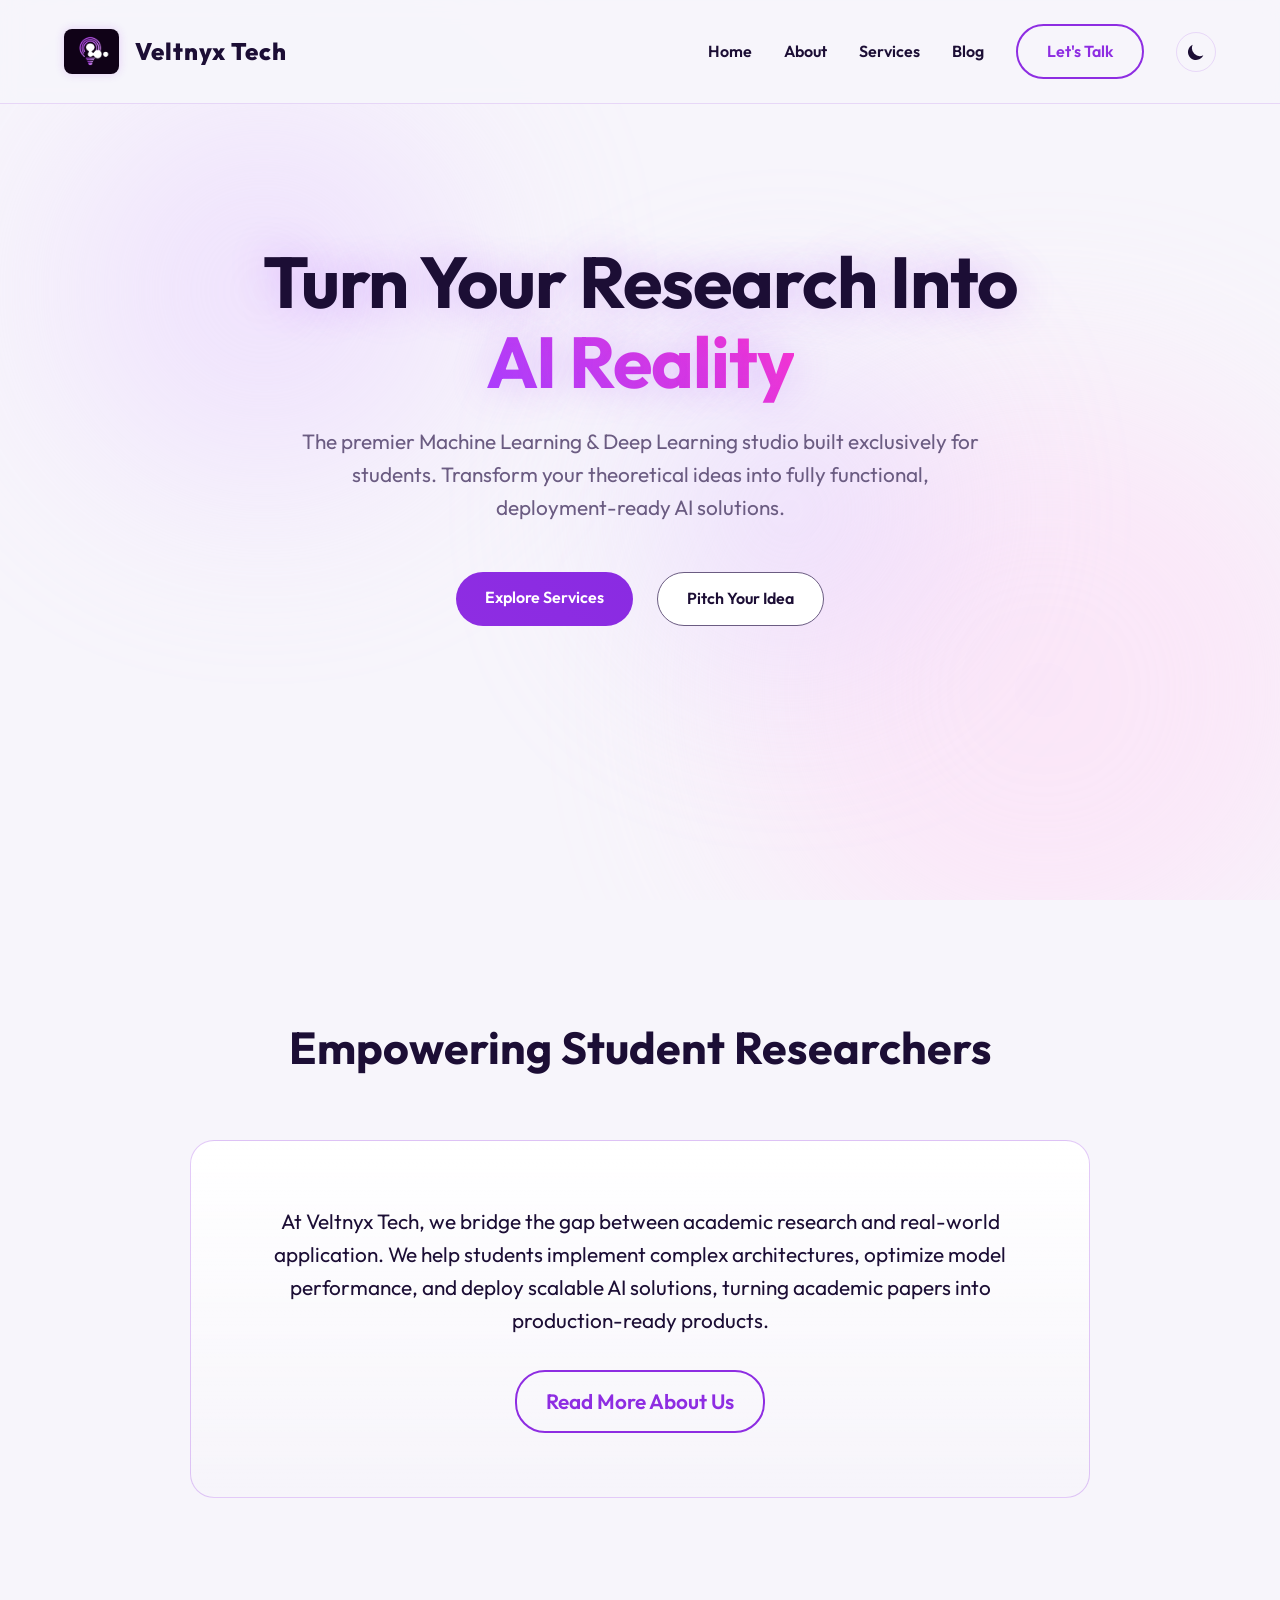
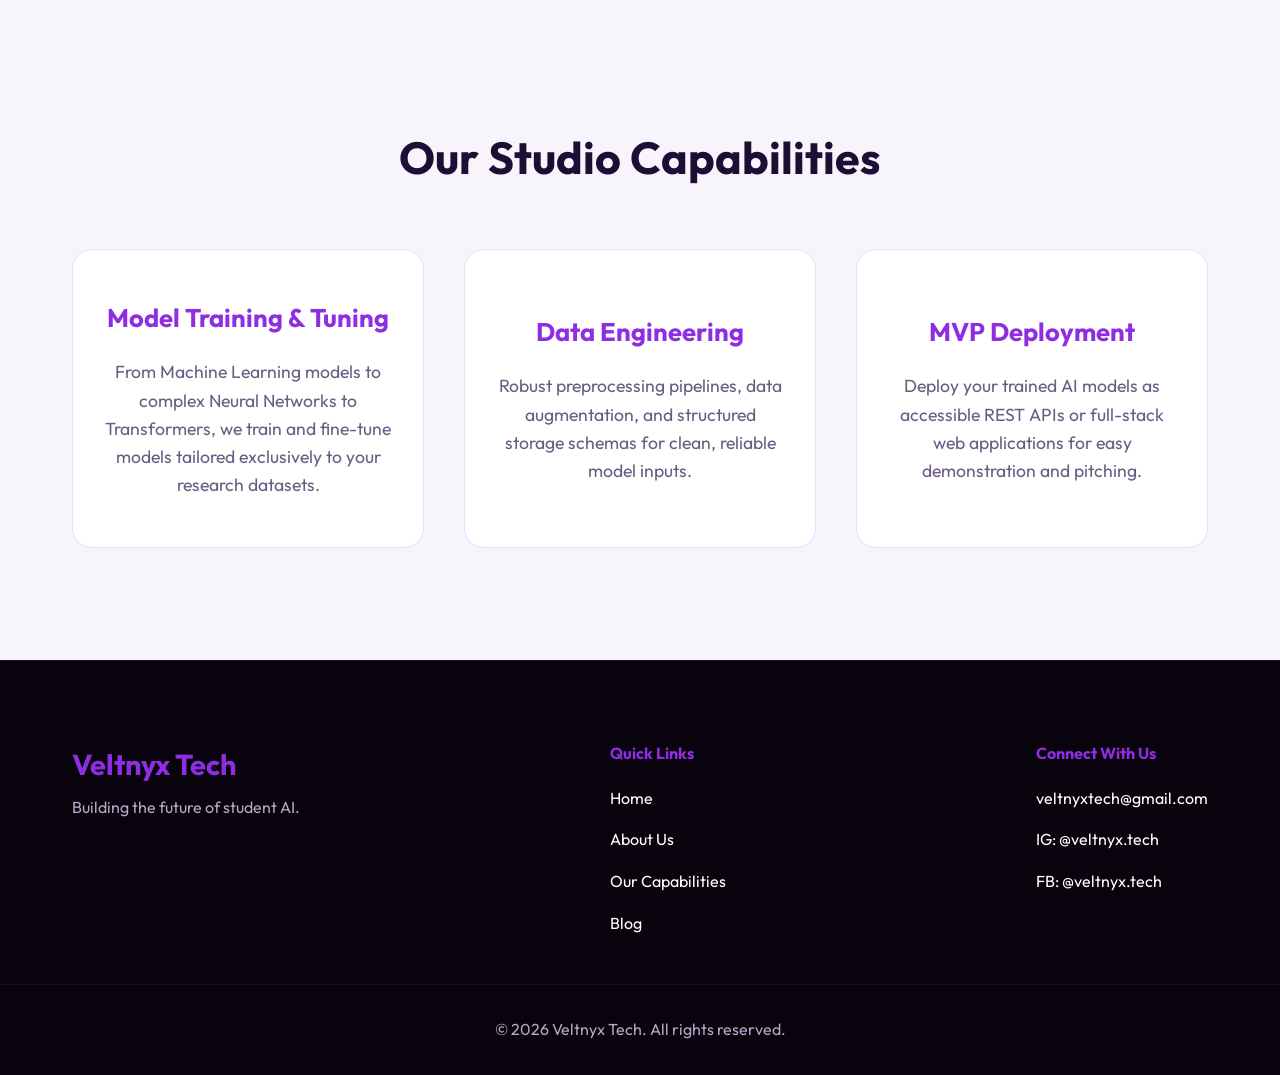
<file: index.html>
<!DOCTYPE html>
<html lang="en">

<head>
    <meta charset="UTF-8">
    <meta name="viewport" content="width=device-width, initial-scale=1.0">
    
    <title>Veltnyx Tech - Turn Your Research into AI Solutions</title>
    <meta name="description" content="Veltnyx Tech is a premier Machine Learning & Deep Learning studio helping students turn academic research into fully functional, deployment-ready AI solutions.">
    
    <!-- Open Graph / Facebook -->
    <meta property="og:type" content="website">
    <meta property="og:url" content="http://testserver/">
    <meta property="og:title" content="Veltnyx Tech - Turn Your Research into AI Solutions">
    <meta property="og:description" content="Veltnyx Tech is a premier Machine Learning & Deep Learning studio helping students turn academic research into fully functional, deployment-ready AI solutions.">
    <meta property="og:image" content="/static/seo_banner.png">

    <!-- Twitter -->
    <meta property="twitter:card" content="summary_large_image">
    <meta property="twitter:url" content="http://testserver/">
    <meta property="twitter:title" content="Veltnyx Tech - Turn Your Research into AI Solutions">
    <meta property="twitter:description" content="Veltnyx Tech is a premier Machine Learning & Deep Learning studio helping students turn academic research into fully functional, deployment-ready AI solutions.">
    <meta property="twitter:image" content="/static/seo_banner.png">
    

    <link href="https://fonts.googleapis.com/css2?family=Outfit:wght@300;400;600;800&display=swap" rel="stylesheet">
    <link rel="stylesheet" href="/static/styles.css?v=2">
    <script>
        // Check local storage or system preference to set initial theme on document element
        if (localStorage.getItem('theme') === 'light' || (!('theme' in localStorage) && window.matchMedia('(prefers-color-scheme: light)').matches)) {
            document.documentElement.classList.add('light-theme');
        } else {
            document.documentElement.classList.remove('light-theme');
        }
    </script>
</head>

<body>
    <header class="navbar">
        <div class="logo">
            <a href="/" style="display: flex; align-items: center; gap: 1rem; color: var(--text-main); text-decoration: none;">
                <img src="/static/placeholder_logo.png" alt="Veltnyx Tech Logo" id="brand-logo">
                <span>Veltnyx Tech</span>
            </a>
        </div>
        <nav>
            <a href="/#home">Home</a>
            <a href="/about/">About</a>
            <a href="/#services">Services</a>
            <a href="/blog/">Blog</a>
            <a href="#contact" class="btn btn-outline">Let's Talk</a>
            <!-- Theme Toggle Button -->
            <button id="theme-toggle" class="theme-toggle-btn" aria-label="Toggle Theme">
                <svg id="theme-toggle-dark-icon" class="theme-icon hidden" fill="currentColor" viewBox="0 0 20 20" xmlns="http://www.w3.org/2000/svg"><path d="M17.293 13.293A8 8 0 016.707 2.707a8.001 8.001 0 1010.586 10.586z"></path></svg>
                <svg id="theme-toggle-light-icon" class="theme-icon hidden" fill="currentColor" viewBox="0 0 20 20" xmlns="http://www.w3.org/2000/svg"><path d="M10 2a1 1 0 011 1v1a1 1 0 11-2 0V3a1 1 0 011-1zm4 8a4 4 0 11-8 0 4 4 0 018 0zm-.464 4.95l.707.707a1 1 0 001.414-1.414l-.707-.707a1 1 0 00-1.414 1.414zm2.12-10.607a1 1 0 010 1.414l-.706.707a1 1 0 11-1.414-1.414l.707-.707a1 1 0 011.414 0zM17 11a1 1 0 100-2h-1a1 1 0 100 2h1zm-7 4a1 1 0 011 1v1a1 1 0 11-2 0v-1a1 1 0 011-1zM5.05 6.464A1 1 0 106.46 5.05l-.707-.707a1 1 0 00-1.414 1.414l.707.707zm1.414 8.486l-.707.707a1 1 0 01-1.414-1.414l.707-.707a1 1 0 011.414 1.414zM4 11a1 1 0 100-2H3a1 1 0 000 2h1z" fill-rule="evenodd" clip-rule="evenodd"></path></svg>
            </button>
        </nav>
    </header>

    
<main>
    <section class="hero" id="home">
        <div class="hero-content">
            <h1 class="glow-text">Turn Your Research Into <span class="highlight">AI Reality</span></h1>
            <p>The premier Machine Learning & Deep Learning studio built exclusively for students. Transform your
                theoretical ideas into fully functional, deployment-ready AI solutions.</p>
            <div class="hero-buttons">
                <a href="#services" class="btn btn-primary">Explore Services</a>
                <a href="#contact" class="btn btn-secondary">Pitch Your Idea</a>
            </div>
        </div>
        <div class="floating-shapes">
            <!-- Abstract floating elements for ML vibe -->
            <div class="shape shape-1"></div>
            <div class="shape shape-2"></div>
            <div class="shape shape-3"></div>
        </div>
    </section>

    <section class="about" id="about">
        <div class="container">
            <h2>Empowering Student Researchers</h2>
            <div class="about-grid">
                <div class="about-text">
                    <p>At Veltnyx Tech, we bridge the gap between academic research and real-world application. We
                        help students implement complex architectures, optimize model performance, and deploy
                        scalable AI solutions, turning academic papers into production-ready products.</p>
                    <div style="margin-top: 2rem;">
                        <a href="/about/" class="btn btn-outline">Read More About Us</a>
                    </div>
                </div>
            </div>
        </div>
    </section>

    <section class="services" id="services">
        <div class="container">
            <h2>Our Studio Capabilities</h2>
            <div class="service-grid">
                <div class="service-card">
                    <h3>Model Training & Tuning</h3>
                    <p>From Machine Learning models to complex Neural Networks to Transformers, we
                        train and fine-tune models
                        tailored exclusively to your research datasets.</p>
                </div>
                <div class="service-card">
                    <h3>Data Engineering</h3>
                    <p>Robust preprocessing pipelines, data augmentation, and structured storage schemas for clean,
                        reliable model inputs.</p>
                </div>
                <div class="service-card">
                    <h3>MVP Deployment</h3>
                    <p>Deploy your trained AI models as accessible REST APIs or full-stack web applications for easy
                        demonstration and pitching.</p>
                </div>
            </div>
        </div>
    </section>
</main>


    <footer id="contact">
        <div class="container footer-content">
            <div class="footer-brand">
                <h3>Veltnyx Tech</h3>
                <p>Building the future of student AI.</p>
            </div>
            <div class="footer-links">
                <h4 style="color: var(--accent-primary); margin-bottom: 0.2rem;">Quick Links</h4>
                <a href="/#home">Home</a>
                <a href="/about/">About Us</a>
                <a href="/#services">Our Capabilities</a>
                <a href="/blog/">Blog</a>
            </div>
            <div class="footer-links">
                <h4 style="color: var(--accent-primary); margin-bottom: 0.2rem;">Connect With Us</h4>
                <a href="mailto:veltnyxlabs@gmail.com">veltnyxtech@gmail.com</a>
                <a href="https://instagram.com/veltnyx.tech" target="_blank" rel="noopener noreferrer">IG: @veltnyx.tech</a>
                <a href="https://facebook.com/veltnyx.tech" target="_blank" rel="noopener noreferrer">FB: @veltnyx.tech</a>
            </div>
        </div>
        <div class="footer-bottom">
            <p>&copy; 2026 Veltnyx Tech. All rights reserved.</p>
        </div>
    </footer>

    <script src="/static/script.js?v=2"></script>
    
</body>

</html>
</file>
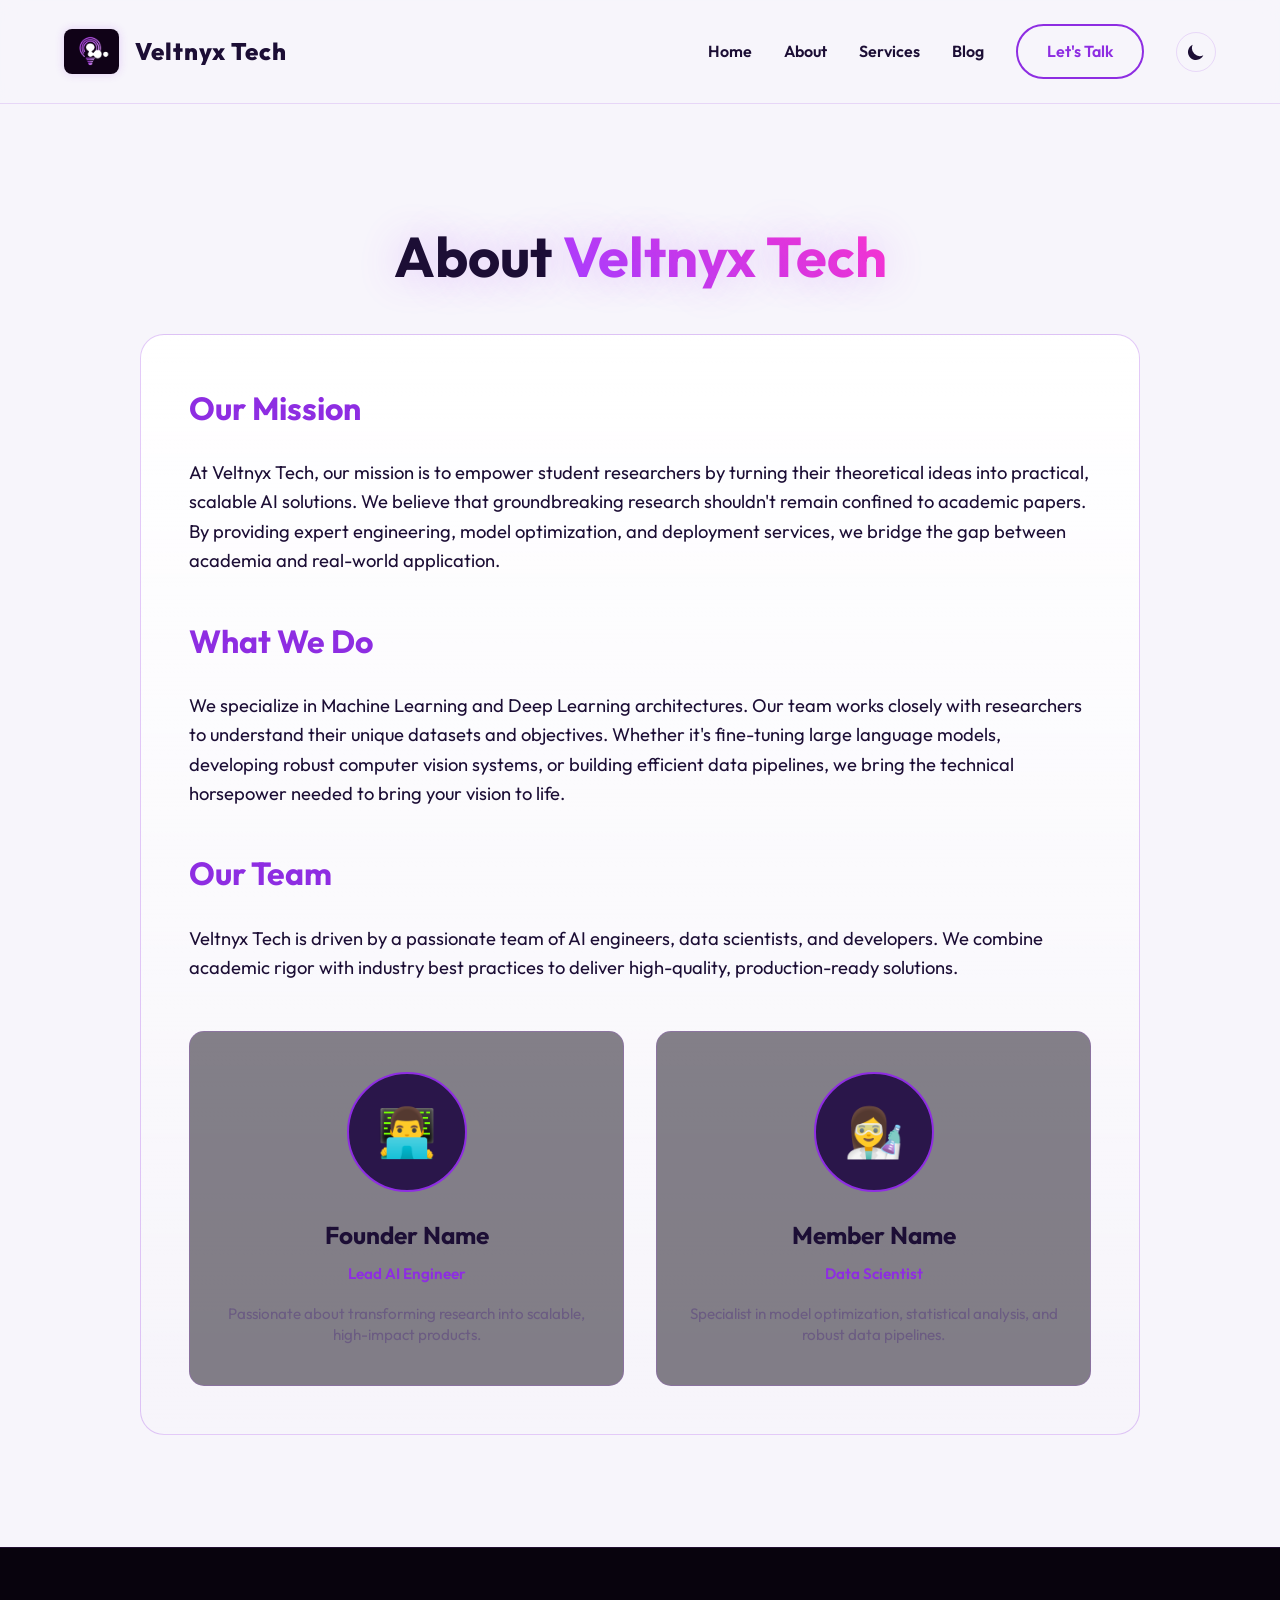
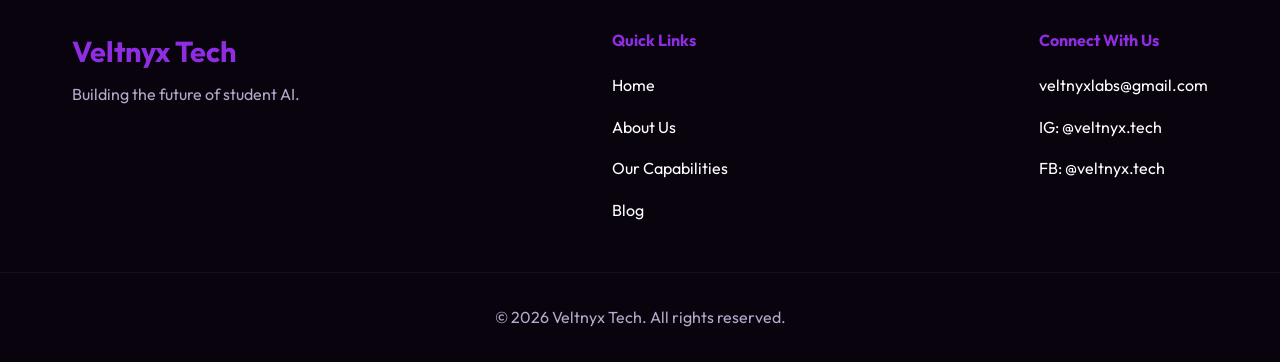
<file: about/index.html>
<!DOCTYPE html>
<html lang="en">

<head>
    <meta charset="UTF-8">
    <meta name="viewport" content="width=device-width, initial-scale=1.0">
    
    <title>About Us - Veltnyx Tech</title>
    <meta name="description" content="Learn more about Veltnyx Tech, our mission, and the team behind our AI solutions for student researchers.">

    <!-- Open Graph / Facebook -->
    <meta property="og:type" content="website">
    <meta property="og:url" content="http://testserver/about/">
    <meta property="og:title" content="About Us - Veltnyx Tech">
    <meta property="og:description" content="Learn more about Veltnyx Tech, our mission, and the team behind our AI solutions for student researchers.">
    <meta property="og:image" content="/static/seo_banner.png">

    <!-- Twitter -->
    <meta property="twitter:card" content="summary_large_image">
    <meta property="twitter:url" content="http://testserver/about/">
    <meta property="twitter:title" content="About Us - Veltnyx Tech">
    <meta property="twitter:description" content="Learn more about Veltnyx Tech, our mission, and the team behind our AI solutions for student researchers.">
    <meta property="twitter:image" content="/static/seo_banner.png">


    <link href="https://fonts.googleapis.com/css2?family=Outfit:wght@300;400;600;800&display=swap" rel="stylesheet">
    <link rel="stylesheet" href="/static/styles.css?v=2">
    <script>
        // Check local storage or system preference to set initial theme on document element
        if (localStorage.getItem('theme') === 'light' || (!('theme' in localStorage) && window.matchMedia('(prefers-color-scheme: light)').matches)) {
            document.documentElement.classList.add('light-theme');
        } else {
            document.documentElement.classList.remove('light-theme');
        }
    </script>
</head>

<body>
    <header class="navbar">
        <div class="logo">
            <a href="/" style="display: flex; align-items: center; gap: 1rem; color: var(--text-main); text-decoration: none;">
                <img src="/static/placeholder_logo.png" alt="Veltnyx Tech Logo" id="brand-logo">
                <span>Veltnyx Tech</span>
            </a>
        </div>
        <nav>
            <a href="/#home">Home</a>
            <a href="/about/">About</a>
            <a href="/#services">Services</a>
            <a href="/blog/">Blog</a>
            <a href="#contact" class="btn btn-outline">Let's Talk</a>
            <!-- Theme Toggle Button -->
            <button id="theme-toggle" class="theme-toggle-btn" aria-label="Toggle Theme">
                <svg id="theme-toggle-dark-icon" class="theme-icon hidden" fill="currentColor" viewBox="0 0 20 20" xmlns="http://www.w3.org/2000/svg"><path d="M17.293 13.293A8 8 0 016.707 2.707a8.001 8.001 0 1010.586 10.586z"></path></svg>
                <svg id="theme-toggle-light-icon" class="theme-icon hidden" fill="currentColor" viewBox="0 0 20 20" xmlns="http://www.w3.org/2000/svg"><path d="M10 2a1 1 0 011 1v1a1 1 0 11-2 0V3a1 1 0 011-1zm4 8a4 4 0 11-8 0 4 4 0 018 0zm-.464 4.95l.707.707a1 1 0 001.414-1.414l-.707-.707a1 1 0 00-1.414 1.414zm2.12-10.607a1 1 0 010 1.414l-.706.707a1 1 0 11-1.414-1.414l.707-.707a1 1 0 011.414 0zM17 11a1 1 0 100-2h-1a1 1 0 100 2h1zm-7 4a1 1 0 011 1v1a1 1 0 11-2 0v-1a1 1 0 011-1zM5.05 6.464A1 1 0 106.46 5.05l-.707-.707a1 1 0 00-1.414 1.414l.707.707zm1.414 8.486l-.707.707a1 1 0 01-1.414-1.414l.707-.707a1 1 0 011.414 1.414zM4 11a1 1 0 100-2H3a1 1 0 000 2h1z" fill-rule="evenodd" clip-rule="evenodd"></path></svg>
            </button>
        </nav>
    </header>

    
<main style="padding-top: 100px;">
    <section class="about-page">
        <div class="container">
            <h1 class="glow-text" style="text-align: center; font-size: 3.5rem; margin-bottom: 2rem;">About <span
                    class="highlight">Veltnyx Tech</span></h1>

            <div class="about-text" style="max-width: 1000px; padding: 3rem; text-align: left;">
                <h2 style="font-size: 2rem; margin-bottom: 1.5rem; color: var(--accent-primary); text-align: left;">
                    Our Mission</h2>
                <p style="text-align: left; margin-bottom: 2.5rem; font-size: 1.15rem;">
                    At Veltnyx Tech, our mission is to empower student researchers by turning their theoretical
                    ideas into practical, scalable AI solutions. We believe that groundbreaking research shouldn't
                    remain confined to academic papers. By providing expert engineering, model optimization, and
                    deployment services, we bridge the gap between academia and real-world application.
                </p>

                <h2 style="font-size: 2rem; margin-bottom: 1.5rem; color: var(--accent-primary); text-align: left;">
                    What We Do</h2>
                <p style="text-align: left; margin-bottom: 2.5rem; font-size: 1.15rem;">
                    We specialize in Machine Learning and Deep Learning architectures. Our team works closely with
                    researchers to understand their unique datasets and objectives. Whether it's fine-tuning large
                    language models, developing robust computer vision systems, or building efficient data
                    pipelines, we bring the technical horsepower needed to bring your vision to life.
                </p>

                <h2 style="font-size: 2rem; margin-bottom: 1.5rem; color: var(--accent-primary); text-align: left;">
                    Our Team</h2>
                <p style="text-align: left; margin-bottom: 2rem; font-size: 1.15rem;">
                    Veltnyx Tech is driven by a passionate team of AI engineers, data scientists, and developers.
                    We combine academic rigor with industry best practices to deliver high-quality, production-ready
                    solutions.
                </p>

                <div class="team-grid"
                    style="display: grid; grid-template-columns: repeat(auto-fit, minmax(250px, 1fr)); gap: 2rem; margin-top: 3rem;">
                    <div class="team-member"
                        style="background: rgba(13, 6, 20, 0.5); padding: 2.5rem 2rem; border-radius: 15px; border: 1px solid rgba(175, 77, 255, 0.2); text-align: center; transition: all 0.3s ease;">
                        <div
                            style="width: 120px; height: 120px; border-radius: 50%; background: #2a164a; margin: 0 auto 1.5rem; border: 2px solid var(--accent-primary); display: flex; align-items: center; justify-content: center; overflow: hidden;">
                            <span style="font-size: 3rem; color: var(--accent-primary);">👨‍💻</span>
                        </div>
                        <h3 style="color: var(--text-main); margin-bottom: 0.5rem;">Founder Name</h3>
                        <p
                            style="color: var(--accent-primary); font-size: 0.95rem; margin-bottom: 1rem; font-weight: 600;">
                            Lead AI Engineer</p>
                        <p style="color: var(--text-muted); font-size: 0.95rem; line-height: 1.4;">Passionate about
                            transforming research into scalable, high-impact products.</p>
                    </div>
                    <div class="team-member"
                        style="background: rgba(13, 6, 20, 0.5); padding: 2.5rem 2rem; border-radius: 15px; border: 1px solid rgba(175, 77, 255, 0.2); text-align: center; transition: all 0.3s ease;">
                        <div
                            style="width: 120px; height: 120px; border-radius: 50%; background: #2a164a; margin: 0 auto 1.5rem; border: 2px solid var(--accent-primary); display: flex; align-items: center; justify-content: center; overflow: hidden;">
                            <span style="font-size: 3rem; color: var(--accent-primary);">👩‍🔬</span>
                        </div>
                        <h3 style="color: var(--text-main); margin-bottom: 0.5rem;">Member Name</h3>
                        <p
                            style="color: var(--accent-primary); font-size: 0.95rem; margin-bottom: 1rem; font-weight: 600;">
                            Data Scientist</p>
                        <p style="color: var(--text-muted); font-size: 0.95rem; line-height: 1.4;">Specialist in
                            model optimization, statistical analysis, and robust data pipelines.</p>
                    </div>
                </div>
            </div>
        </div>
    </section>
</main>


    <footer id="contact">
        <div class="container footer-content">
            <div class="footer-brand">
                <h3>Veltnyx Tech</h3>
                <p>Building the future of student AI.</p>
            </div>
            <div class="footer-links">
                <h4 style="color: var(--accent-primary); margin-bottom: 0.2rem;">Quick Links</h4>
                <a href="/#home">Home</a>
                <a href="/about/">About Us</a>
                <a href="/#services">Our Capabilities</a>
                <a href="/blog/">Blog</a>
            </div>
            <div class="footer-links">
                <h4 style="color: var(--accent-primary); margin-bottom: 0.2rem;">Connect With Us</h4>
                <a href="mailto:veltnyxlabs@gmail.com">veltnyxlabs@gmail.com</a>
                <a href="https://instagram.com/veltnyx.tech" target="_blank" rel="noopener noreferrer">IG: @veltnyx.tech</a>
                <a href="https://facebook.com/veltnyx.tech" target="_blank" rel="noopener noreferrer">FB: @veltnyx.tech</a>
            </div>
        </div>
        <div class="footer-bottom">
            <p>&copy; 2026 Veltnyx Tech. All rights reserved.</p>
        </div>
    </footer>

    <script src="/static/script.js?v=2"></script>
    
</body>

</html>
</file>
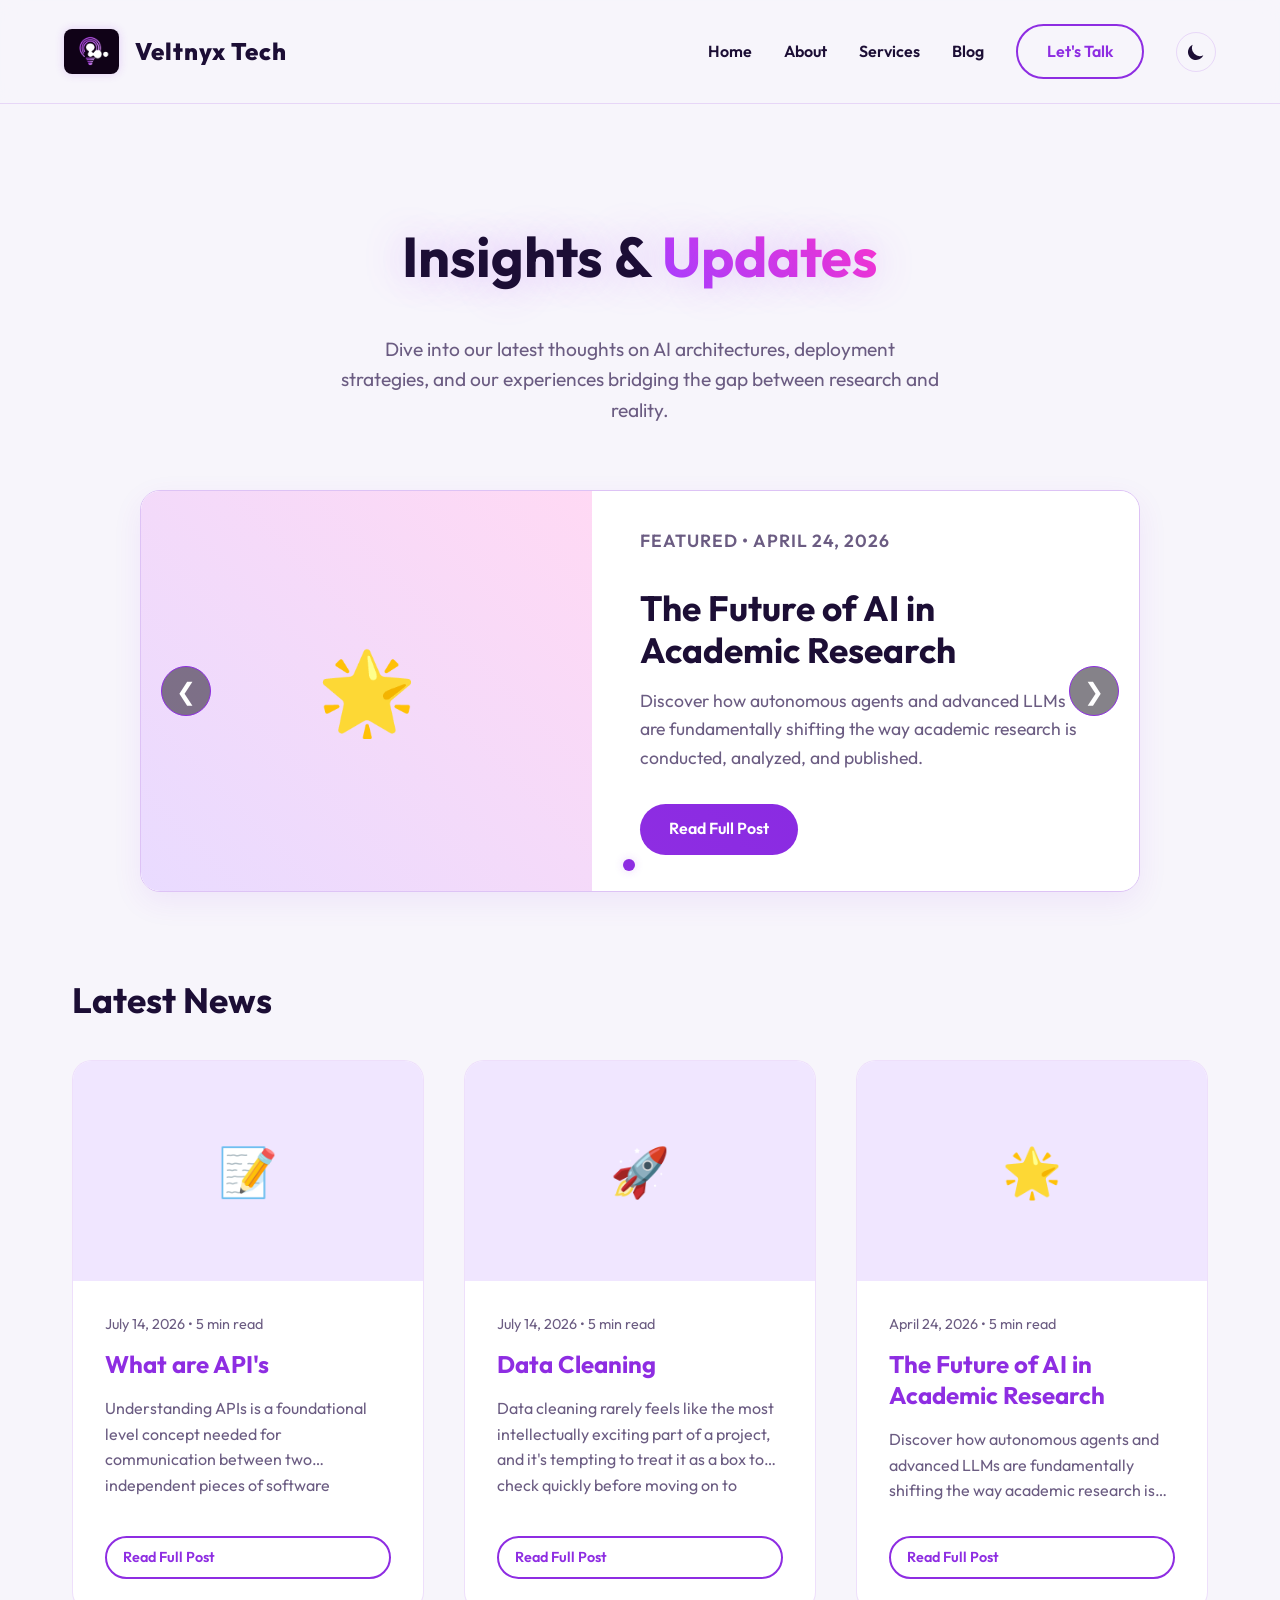
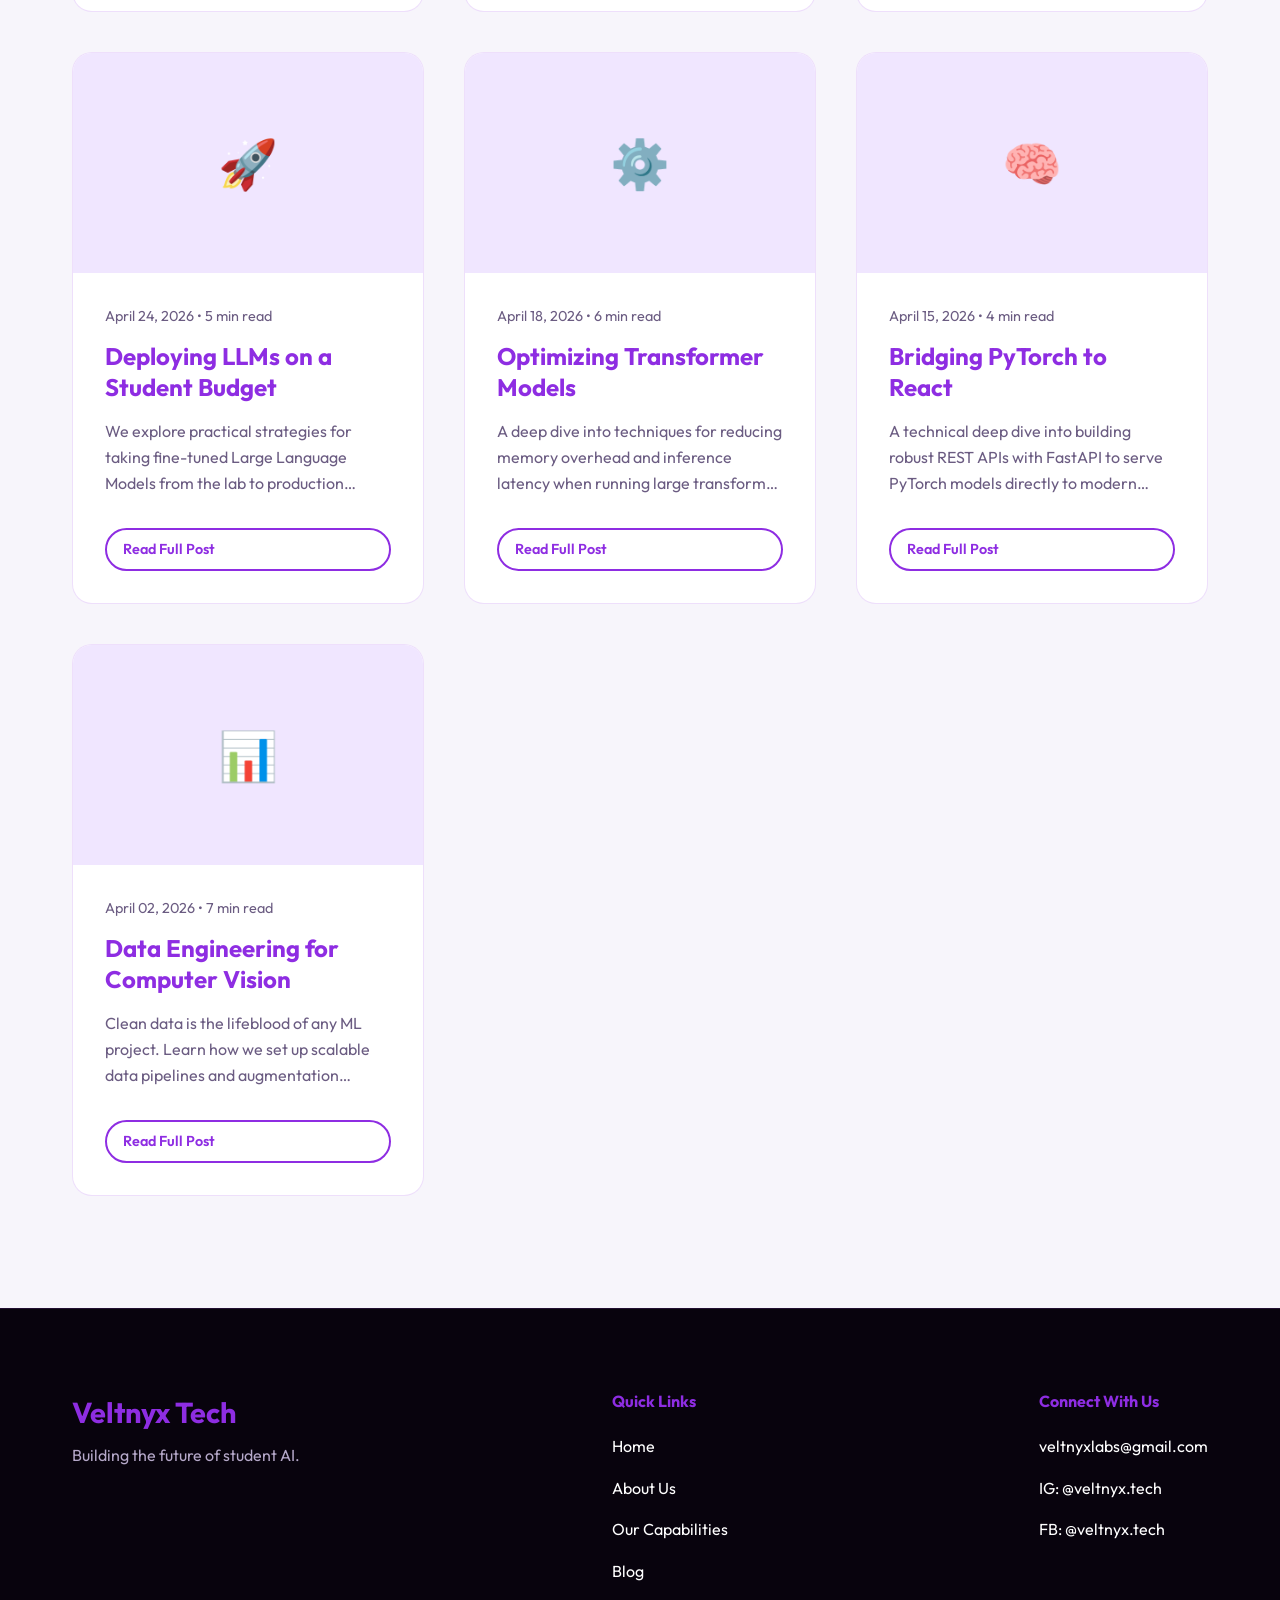
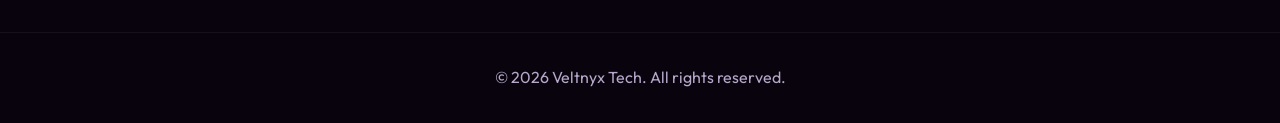
<file: blog/index.html>
<!DOCTYPE html>
<html lang="en">

<head>
    <meta charset="UTF-8">
    <meta name="viewport" content="width=device-width, initial-scale=1.0">
    
    <title>Blog - Veltnyx Tech</title>
    <meta name="description" content="Read the latest insights, research discussions, and AI engineering updates from the Veltnyx Tech team.">

    <!-- Open Graph / Facebook -->
    <meta property="og:type" content="website">
    <meta property="og:url" content="http://testserver/blog/">
    <meta property="og:title" content="Blog - Veltnyx Tech">
    <meta property="og:description" content="Read the latest insights, research discussions, and AI engineering updates from the Veltnyx Tech team.">
    <meta property="og:image" content="/static/seo_banner.png">

    <!-- Twitter -->
    <meta property="twitter:card" content="summary_large_image">
    <meta property="twitter:url" content="http://testserver/blog/">
    <meta property="twitter:title" content="Blog - Veltnyx Tech">
    <meta property="twitter:description" content="Read the latest insights, research discussions, and AI engineering updates from the Veltnyx Tech team.">
    <meta property="twitter:image" content="/static/seo_banner.png">


    <link href="https://fonts.googleapis.com/css2?family=Outfit:wght@300;400;600;800&display=swap" rel="stylesheet">
    <link rel="stylesheet" href="/static/styles.css?v=2">
    <script>
        // Check local storage or system preference to set initial theme on document element
        if (localStorage.getItem('theme') === 'light' || (!('theme' in localStorage) && window.matchMedia('(prefers-color-scheme: light)').matches)) {
            document.documentElement.classList.add('light-theme');
        } else {
            document.documentElement.classList.remove('light-theme');
        }
    </script>
</head>

<body>
    <header class="navbar">
        <div class="logo">
            <a href="/" style="display: flex; align-items: center; gap: 1rem; color: var(--text-main); text-decoration: none;">
                <img src="/static/placeholder_logo.png" alt="Veltnyx Tech Logo" id="brand-logo">
                <span>Veltnyx Tech</span>
            </a>
        </div>
        <nav>
            <a href="/#home">Home</a>
            <a href="/about/">About</a>
            <a href="/#services">Services</a>
            <a href="/blog/">Blog</a>
            <a href="#contact" class="btn btn-outline">Let's Talk</a>
            <!-- Theme Toggle Button -->
            <button id="theme-toggle" class="theme-toggle-btn" aria-label="Toggle Theme">
                <svg id="theme-toggle-dark-icon" class="theme-icon hidden" fill="currentColor" viewBox="0 0 20 20" xmlns="http://www.w3.org/2000/svg"><path d="M17.293 13.293A8 8 0 016.707 2.707a8.001 8.001 0 1010.586 10.586z"></path></svg>
                <svg id="theme-toggle-light-icon" class="theme-icon hidden" fill="currentColor" viewBox="0 0 20 20" xmlns="http://www.w3.org/2000/svg"><path d="M10 2a1 1 0 011 1v1a1 1 0 11-2 0V3a1 1 0 011-1zm4 8a4 4 0 11-8 0 4 4 0 018 0zm-.464 4.95l.707.707a1 1 0 001.414-1.414l-.707-.707a1 1 0 00-1.414 1.414zm2.12-10.607a1 1 0 010 1.414l-.706.707a1 1 0 11-1.414-1.414l.707-.707a1 1 0 011.414 0zM17 11a1 1 0 100-2h-1a1 1 0 100 2h1zm-7 4a1 1 0 011 1v1a1 1 0 11-2 0v-1a1 1 0 011-1zM5.05 6.464A1 1 0 106.46 5.05l-.707-.707a1 1 0 00-1.414 1.414l.707.707zm1.414 8.486l-.707.707a1 1 0 01-1.414-1.414l.707-.707a1 1 0 011.414 1.414zM4 11a1 1 0 100-2H3a1 1 0 000 2h1z" fill-rule="evenodd" clip-rule="evenodd"></path></svg>
            </button>
        </nav>
    </header>

    
<main style="padding-top: 100px;">
    <section class="blog-page">
        <div class="container">
            <h1 class="glow-text" style="text-align: center; font-size: 3.5rem; margin-bottom: 2rem;">Insights &
                <span class="highlight">Updates</span>
            </h1>
            <p style="text-align: center; color: var(--text-muted); font-size: 1.2rem; margin-bottom: 4rem; max-width: 600px; margin-left: auto; margin-right: auto;">
                Dive into our latest thoughts on AI architectures, deployment strategies, and our experiences
                bridging the gap between research and reality.
            </p>

            <!-- Featured Blogs Carousel -->
            <div class="carousel-container">
                <div class="carousel-inner" id="blog-carousel">
                    
                    <div class="carousel-item">
                        <div class="carousel-item-image">🌟</div>
                        <div class="carousel-item-content">
                            <p class="carousel-meta">Featured • April 24, 2026</p>
                            <h2>The Future of AI in Academic Research</h2>
                            <p>Discover how autonomous agents and advanced LLMs are fundamentally shifting the way academic research is conducted, analyzed, and published.</p>
                            <div style="margin-top: auto;">
                                <a href="/blog/future-ai-academic-research/" class="btn btn-primary">Read Full Post</a>
                            </div>
                        </div>
                    </div>
                    
                    <div class="carousel-item">
                        <div class="carousel-item-image">⚙️</div>
                        <div class="carousel-item-content">
                            <p class="carousel-meta">Engineering • April 18, 2026</p>
                            <h2>Optimizing Transformer Models</h2>
                            <p>A deep dive into techniques for reducing memory overhead and inference latency when running large transformer models on consumer hardware.</p>
                            <div style="margin-top: auto;">
                                <a href="/blog/optimizing-transformer-models/" class="btn btn-primary">Read Full Post</a>
                            </div>
                        </div>
                    </div>
                    
                </div>
                
                <div class="carousel-control prev" id="carousel-prev">❮</div>
                <div class="carousel-control next" id="carousel-next">❯</div>
                <div class="carousel-indicators" id="carousel-indicators">
                    
                    <div class="indicator active" data-slide="0"></div>
                    
                    <div class="indicator " data-slide="1"></div>
                    
                </div>
                
            </div>

            <!-- Latest Blogs Grid -->
            <h2 style="font-size: 2.2rem; margin: 4rem 0 2rem; color: var(--text-main); text-align: left;">Latest News</h2>
            <div class="blog-grid">
                
                <article class="blog-card">
                    <div class="blog-image">
                        <span style="font-size: 3rem;">📝</span>
                    </div>
                    <div class="blog-content">
                        <p class="blog-meta">July 14, 2026 • 5 min read</p>
                        <h3>What are API&#x27;s</h3>
                        <p class="blog-excerpt">
                            Understanding APIs is a foundational level concept needed for communication between two independent pieces of software
                        </p>
                        <a href="/blog/what-are-apis/" class="btn btn-outline" style="padding: 0.5rem 1rem; font-size: 0.9rem; margin-top: auto;">Read Full Post</a>
                    </div>
                </article>
                
                <article class="blog-card">
                    <div class="blog-image">
                        <span style="font-size: 3rem;">🚀</span>
                    </div>
                    <div class="blog-content">
                        <p class="blog-meta">July 14, 2026 • 5 min read</p>
                        <h3>Data Cleaning</h3>
                        <p class="blog-excerpt">
                            Data cleaning rarely feels like the most intellectually exciting part of a project, and it&#x27;s tempting to treat it as a box to check quickly before moving on to modeling or analysis.
                        </p>
                        <a href="/blog/data-cleaning/" class="btn btn-outline" style="padding: 0.5rem 1rem; font-size: 0.9rem; margin-top: auto;">Read Full Post</a>
                    </div>
                </article>
                
                <article class="blog-card">
                    <div class="blog-image">
                        <span style="font-size: 3rem;">🌟</span>
                    </div>
                    <div class="blog-content">
                        <p class="blog-meta">April 24, 2026 • 5 min read</p>
                        <h3>The Future of AI in Academic Research</h3>
                        <p class="blog-excerpt">
                            Discover how autonomous agents and advanced LLMs are fundamentally shifting the way academic research is conducted, analyzed, and published.
                        </p>
                        <a href="/blog/future-ai-academic-research/" class="btn btn-outline" style="padding: 0.5rem 1rem; font-size: 0.9rem; margin-top: auto;">Read Full Post</a>
                    </div>
                </article>
                
                <article class="blog-card">
                    <div class="blog-image">
                        <span style="font-size: 3rem;">🚀</span>
                    </div>
                    <div class="blog-content">
                        <p class="blog-meta">April 24, 2026 • 5 min read</p>
                        <h3>Deploying LLMs on a Student Budget</h3>
                        <p class="blog-excerpt">
                            We explore practical strategies for taking fine-tuned Large Language Models from the lab to production without breaking the bank. From quantization to serverless architectures, here is how we do it at Veltnyx Tech.
                        </p>
                        <a href="/blog/deploying-llms-student-budget/" class="btn btn-outline" style="padding: 0.5rem 1rem; font-size: 0.9rem; margin-top: auto;">Read Full Post</a>
                    </div>
                </article>
                
                <article class="blog-card">
                    <div class="blog-image">
                        <span style="font-size: 3rem;">⚙️</span>
                    </div>
                    <div class="blog-content">
                        <p class="blog-meta">April 18, 2026 • 6 min read</p>
                        <h3>Optimizing Transformer Models</h3>
                        <p class="blog-excerpt">
                            A deep dive into techniques for reducing memory overhead and inference latency when running large transformer models on consumer hardware.
                        </p>
                        <a href="/blog/optimizing-transformer-models/" class="btn btn-outline" style="padding: 0.5rem 1rem; font-size: 0.9rem; margin-top: auto;">Read Full Post</a>
                    </div>
                </article>
                
                <article class="blog-card">
                    <div class="blog-image">
                        <span style="font-size: 3rem;">🧠</span>
                    </div>
                    <div class="blog-content">
                        <p class="blog-meta">April 15, 2026 • 4 min read</p>
                        <h3>Bridging PyTorch to React</h3>
                        <p class="blog-excerpt">
                            A technical deep dive into building robust REST APIs with FastAPI to serve PyTorch models directly to modern React frontends. We share our boilerplate setup and best practices.
                        </p>
                        <a href="/blog/bridging-pytorch-react/" class="btn btn-outline" style="padding: 0.5rem 1rem; font-size: 0.9rem; margin-top: auto;">Read Full Post</a>
                    </div>
                </article>
                
                <article class="blog-card">
                    <div class="blog-image">
                        <span style="font-size: 3rem;">📊</span>
                    </div>
                    <div class="blog-content">
                        <p class="blog-meta">April 02, 2026 • 7 min read</p>
                        <h3>Data Engineering for Computer Vision</h3>
                        <p class="blog-excerpt">
                            Clean data is the lifeblood of any ML project. Learn how we set up scalable data pipelines and augmentation strategies for complex computer vision research projects.
                        </p>
                        <a href="/blog/data-engineering-computer-vision/" class="btn btn-outline" style="padding: 0.5rem 1rem; font-size: 0.9rem; margin-top: auto;">Read Full Post</a>
                    </div>
                </article>
                
            </div>
        </div>
    </section>
</main>


    <footer id="contact">
        <div class="container footer-content">
            <div class="footer-brand">
                <h3>Veltnyx Tech</h3>
                <p>Building the future of student AI.</p>
            </div>
            <div class="footer-links">
                <h4 style="color: var(--accent-primary); margin-bottom: 0.2rem;">Quick Links</h4>
                <a href="/#home">Home</a>
                <a href="/about/">About Us</a>
                <a href="/#services">Our Capabilities</a>
                <a href="/blog/">Blog</a>
            </div>
            <div class="footer-links">
                <h4 style="color: var(--accent-primary); margin-bottom: 0.2rem;">Connect With Us</h4>
                <a href="mailto:veltnyxlabs@gmail.com">veltnyxlabs@gmail.com</a>
                <a href="https://instagram.com/veltnyx.tech" target="_blank" rel="noopener noreferrer">IG: @veltnyx.tech</a>
                <a href="https://facebook.com/veltnyx.tech" target="_blank" rel="noopener noreferrer">FB: @veltnyx.tech</a>
            </div>
        </div>
        <div class="footer-bottom">
            <p>&copy; 2026 Veltnyx Tech. All rights reserved.</p>
        </div>
    </footer>

    <script src="/static/script.js?v=2"></script>
    
<script>
    document.addEventListener('DOMContentLoaded', () => {
        const carouselInner = document.getElementById('blog-carousel');
        const items = document.querySelectorAll('.carousel-item');
        const prevBtn = document.getElementById('carousel-prev');
        const nextBtn = document.getElementById('carousel-next');
        const indicators = document.querySelectorAll('.indicator');
        
        if (!carouselInner || items.length <= 1) return;
        
        let currentIndex = 0;
        const totalItems = items.length;
        
        function updateCarousel() {
            carouselInner.style.transform = `translateX(-${currentIndex * 100}%)`;
            indicators.forEach((ind, index) => {
                if (index === currentIndex) {
                    ind.classList.add('active');
                } else {
                    ind.classList.remove('active');
                }
            });
        }
        
        if (nextBtn) {
            nextBtn.addEventListener('click', () => {
                currentIndex = (currentIndex + 1) % totalItems;
                updateCarousel();
            });
        }
        
        if (prevBtn) {
            prevBtn.addEventListener('click', () => {
                currentIndex = (currentIndex - 1 + totalItems) % totalItems;
                updateCarousel();
            });
        }
        
        indicators.forEach(indicator => {
            indicator.addEventListener('click', (e) => {
                currentIndex = parseInt(e.target.getAttribute('data-slide'));
                updateCarousel();
            });
        });
    });
</script>

</body>

</html>
</file>
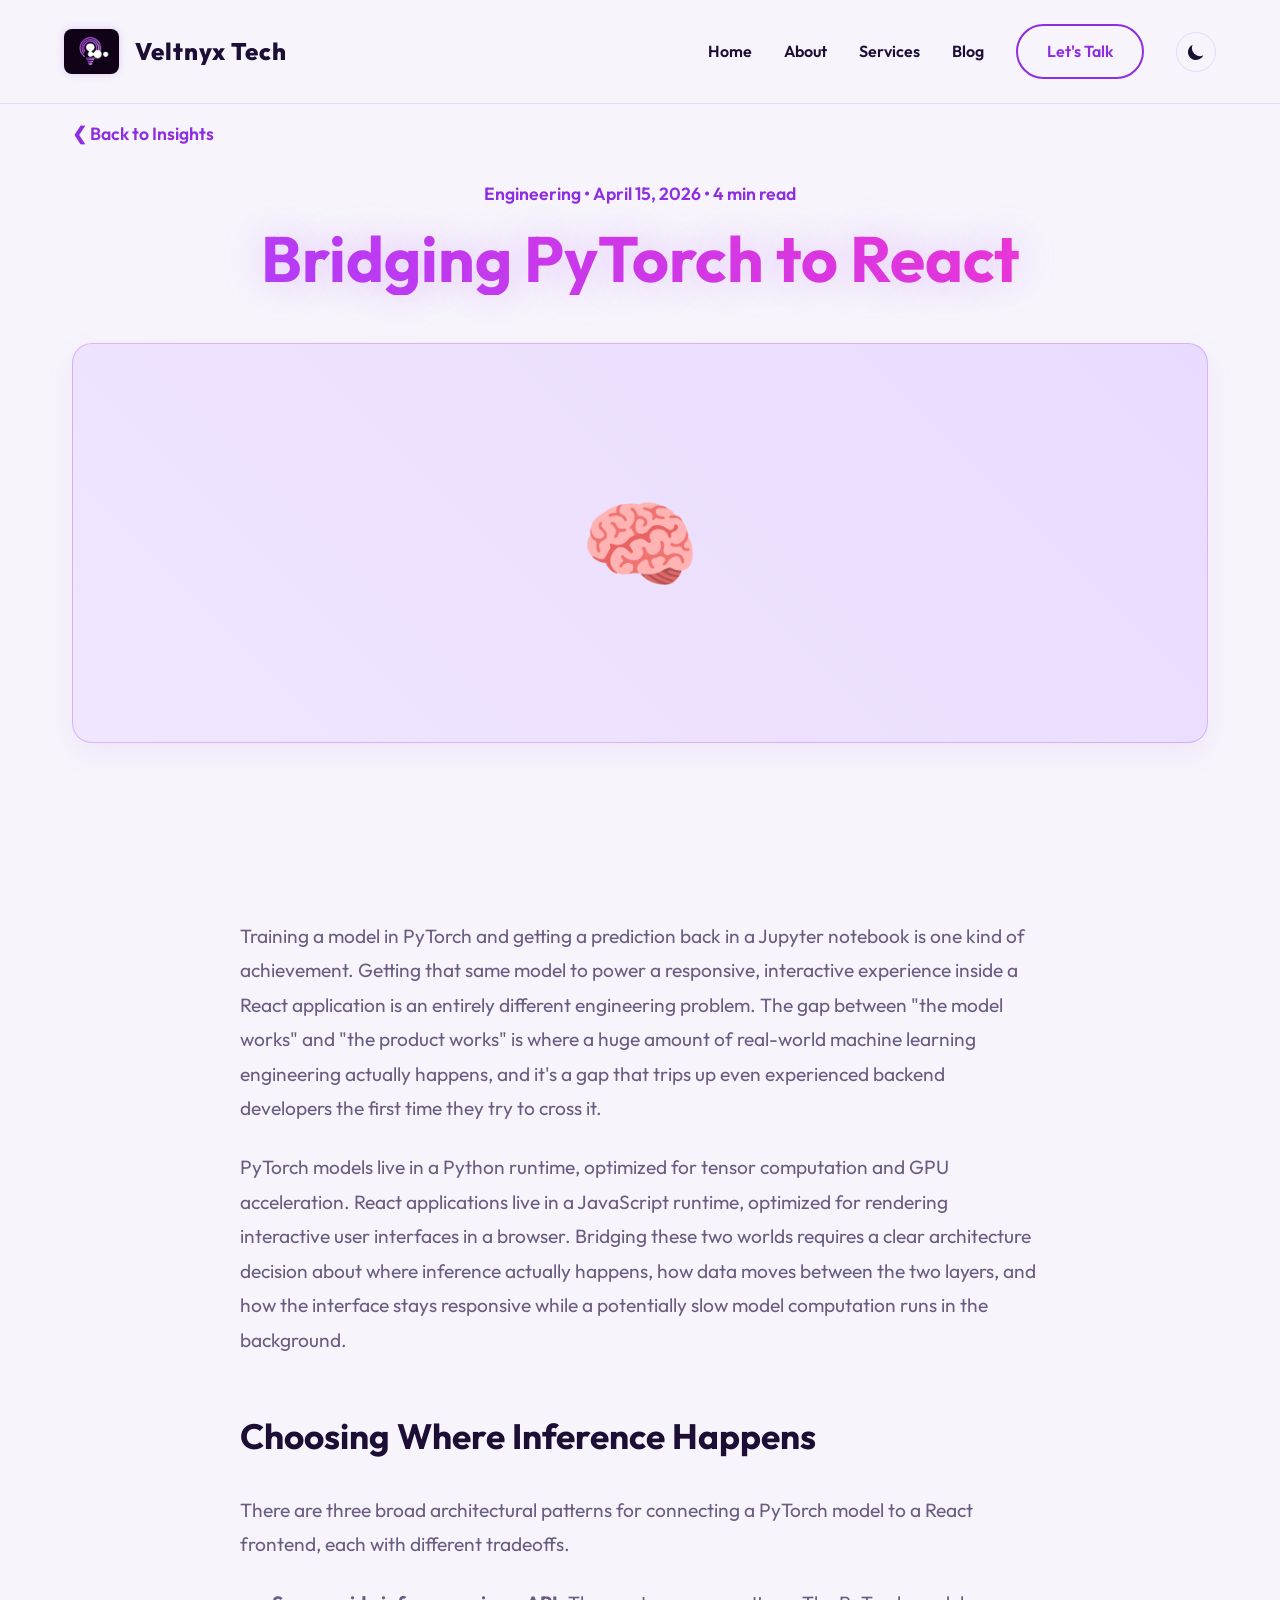
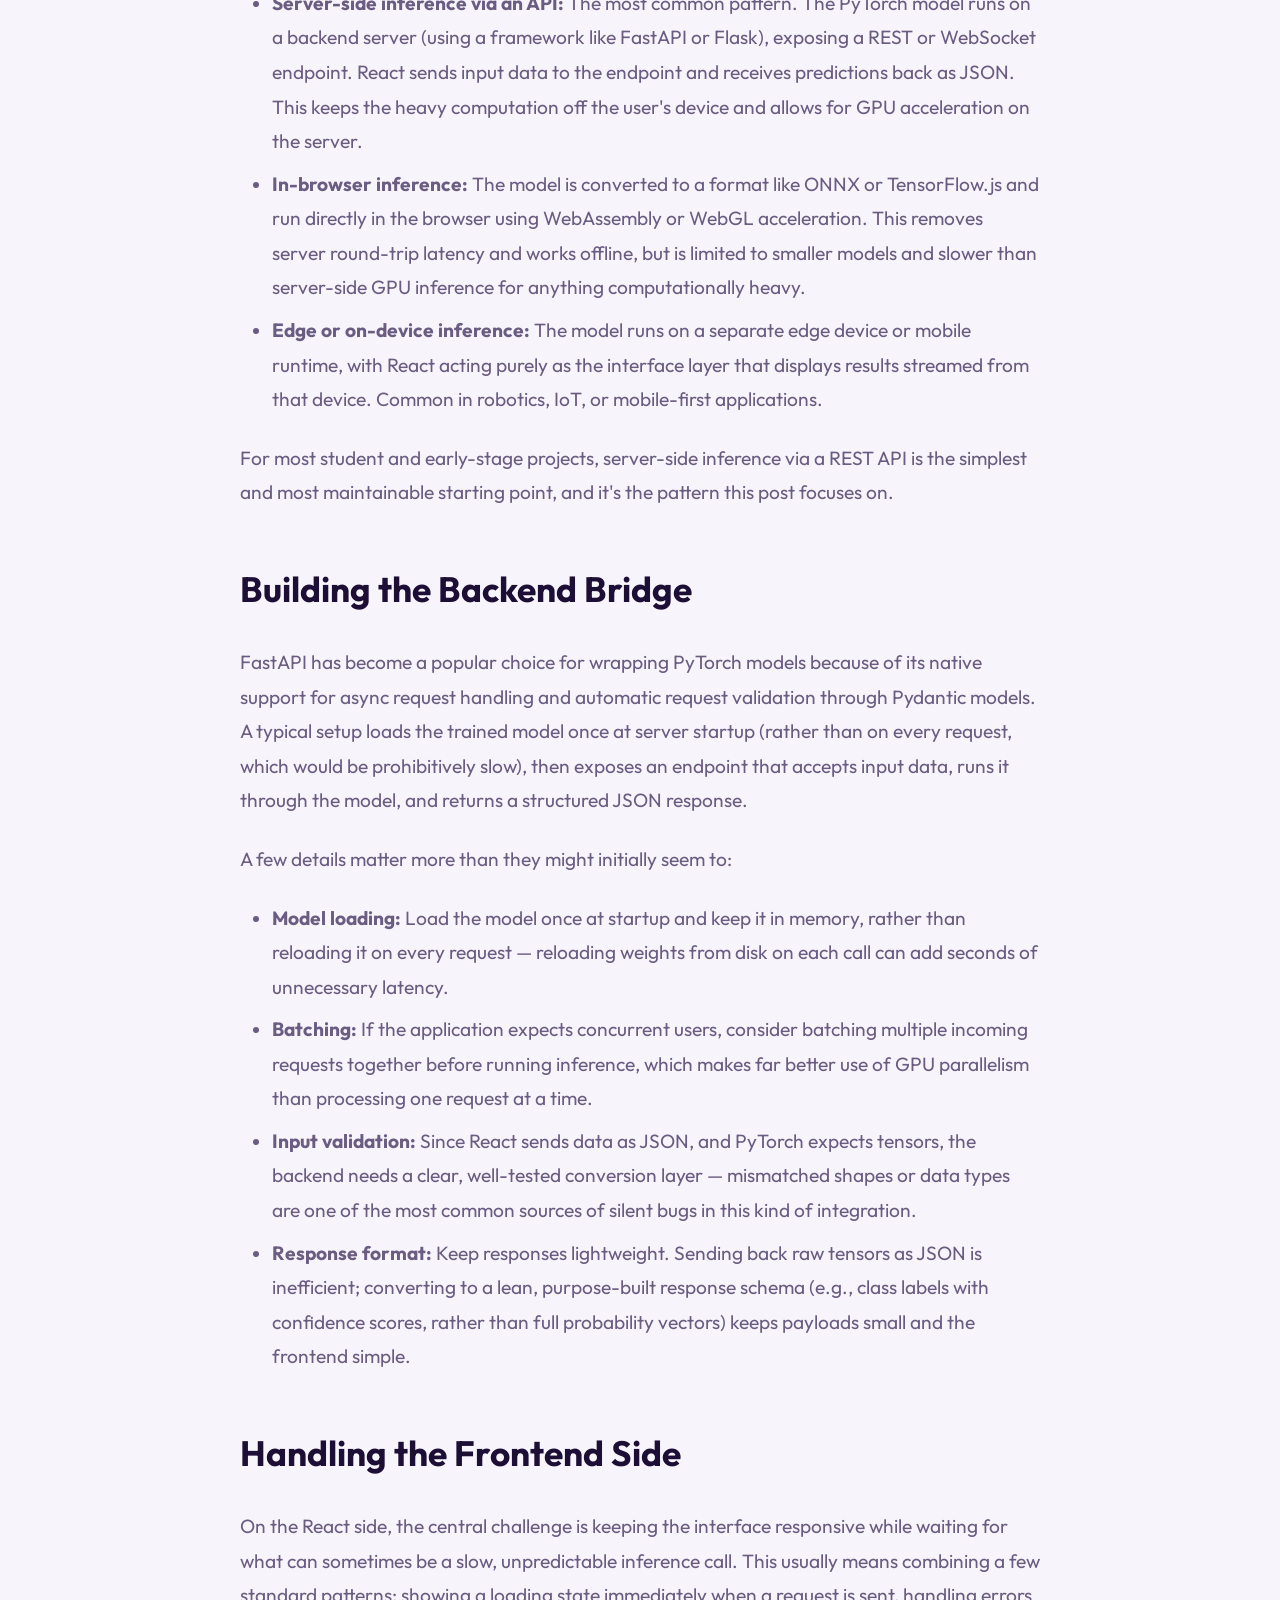
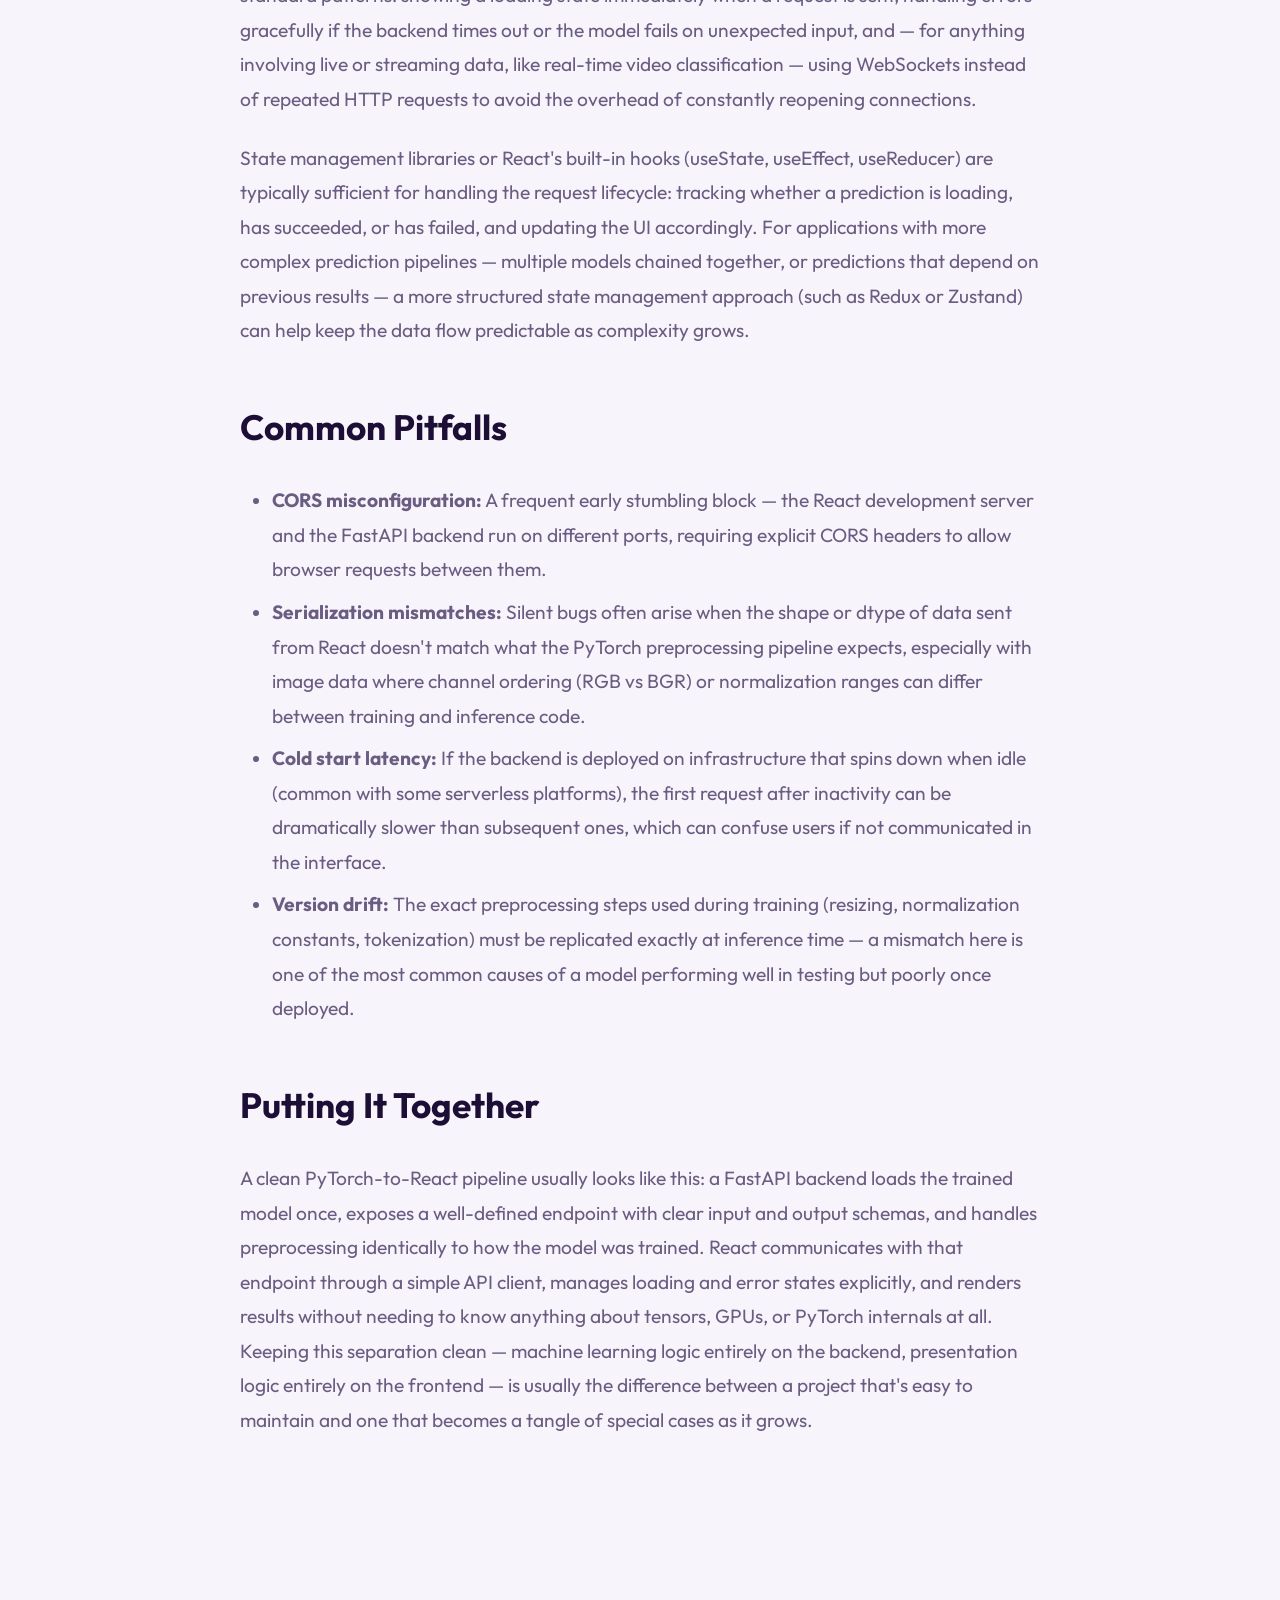
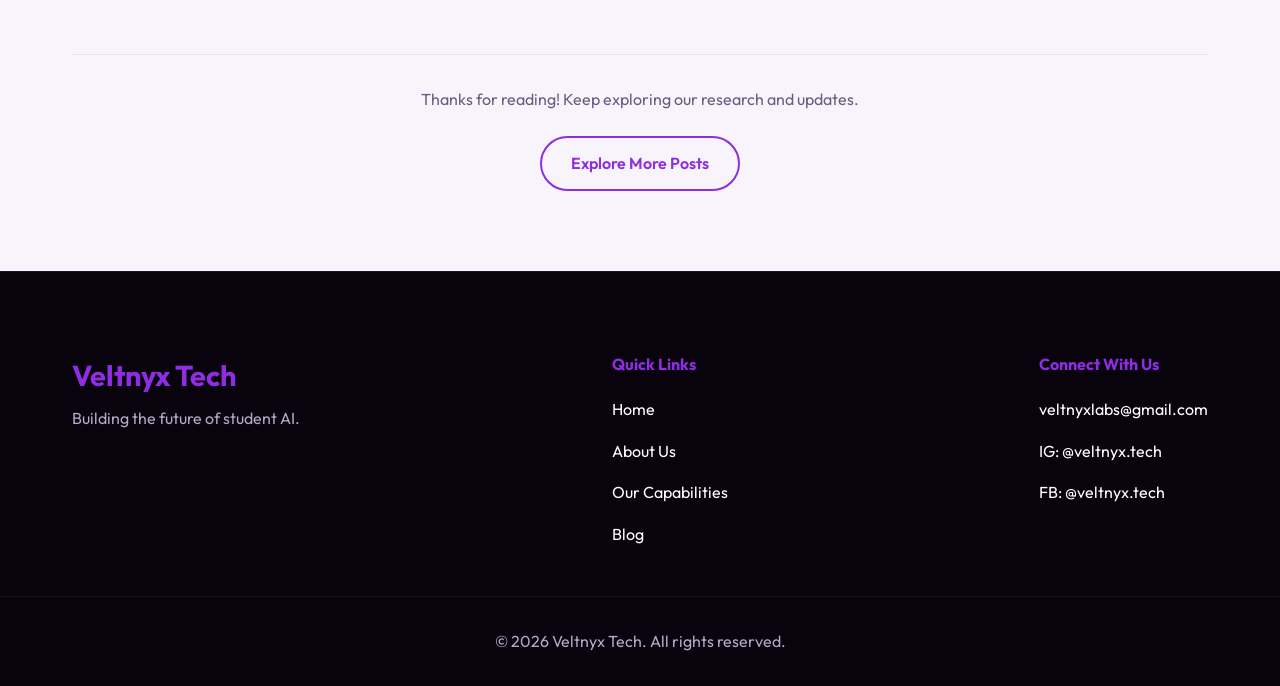
<file: blog/bridging-pytorch-react/index.html>
<!DOCTYPE html>
<html lang="en">

<head>
    <meta charset="UTF-8">
    <meta name="viewport" content="width=device-width, initial-scale=1.0">
    
    <title>Bridging PyTorch to React - Veltnyx Tech</title>
    <meta name="description" content="A technical deep dive into building robust REST APIs with FastAPI to serve PyTorch models directly to modern React frontends. We share our boilerplate setup and best practices.">

    <!-- Open Graph / Facebook -->
    <meta property="og:type" content="article">
    <meta property="og:url" content="http://testserver/blog/bridging-pytorch-react/">
    <meta property="og:title" content="Bridging PyTorch to React - Veltnyx Tech">
    <meta property="og:description" content="A technical deep dive into building robust REST APIs with FastAPI to serve PyTorch models directly to modern React frontends. We share our boilerplate setup and best practices.">
    <meta property="og:image" content="/static/seo_banner.png">

    <!-- Twitter -->
    <meta property="twitter:card" content="summary_large_image">
    <meta property="twitter:url" content="http://testserver/blog/bridging-pytorch-react/">
    <meta property="twitter:title" content="Bridging PyTorch to React - Veltnyx Tech">
    <meta property="twitter:description" content="A technical deep dive into building robust REST APIs with FastAPI to serve PyTorch models directly to modern React frontends. We share our boilerplate setup and best practices.">
    <meta property="twitter:image" content="/static/seo_banner.png">


    <link href="https://fonts.googleapis.com/css2?family=Outfit:wght@300;400;600;800&display=swap" rel="stylesheet">
    <link rel="stylesheet" href="/static/styles.css?v=2">
    <script>
        // Check local storage or system preference to set initial theme on document element
        if (localStorage.getItem('theme') === 'light' || (!('theme' in localStorage) && window.matchMedia('(prefers-color-scheme: light)').matches)) {
            document.documentElement.classList.add('light-theme');
        } else {
            document.documentElement.classList.remove('light-theme');
        }
    </script>
</head>

<body>
    <header class="navbar">
        <div class="logo">
            <a href="/" style="display: flex; align-items: center; gap: 1rem; color: var(--text-main); text-decoration: none;">
                <img src="/static/placeholder_logo.png" alt="Veltnyx Tech Logo" id="brand-logo">
                <span>Veltnyx Tech</span>
            </a>
        </div>
        <nav>
            <a href="/#home">Home</a>
            <a href="/about/">About</a>
            <a href="/#services">Services</a>
            <a href="/blog/">Blog</a>
            <a href="#contact" class="btn btn-outline">Let's Talk</a>
            <!-- Theme Toggle Button -->
            <button id="theme-toggle" class="theme-toggle-btn" aria-label="Toggle Theme">
                <svg id="theme-toggle-dark-icon" class="theme-icon hidden" fill="currentColor" viewBox="0 0 20 20" xmlns="http://www.w3.org/2000/svg"><path d="M17.293 13.293A8 8 0 016.707 2.707a8.001 8.001 0 1010.586 10.586z"></path></svg>
                <svg id="theme-toggle-light-icon" class="theme-icon hidden" fill="currentColor" viewBox="0 0 20 20" xmlns="http://www.w3.org/2000/svg"><path d="M10 2a1 1 0 011 1v1a1 1 0 11-2 0V3a1 1 0 011-1zm4 8a4 4 0 11-8 0 4 4 0 018 0zm-.464 4.95l.707.707a1 1 0 001.414-1.414l-.707-.707a1 1 0 00-1.414 1.414zm2.12-10.607a1 1 0 010 1.414l-.706.707a1 1 0 11-1.414-1.414l.707-.707a1 1 0 011.414 0zM17 11a1 1 0 100-2h-1a1 1 0 100 2h1zm-7 4a1 1 0 011 1v1a1 1 0 11-2 0v-1a1 1 0 011-1zM5.05 6.464A1 1 0 106.46 5.05l-.707-.707a1 1 0 00-1.414 1.414l.707.707zm1.414 8.486l-.707.707a1 1 0 01-1.414-1.414l.707-.707a1 1 0 011.414 1.414zM4 11a1 1 0 100-2H3a1 1 0 000 2h1z" fill-rule="evenodd" clip-rule="evenodd"></path></svg>
            </button>
        </nav>
    </header>

    
<main style="padding-top: 120px; padding-bottom: 5rem;">
    <article class="container">
        <div style="margin-bottom: 2rem;">
            <a href="/blog/" style="display: inline-flex; align-items: center; gap: 0.5rem; color: var(--accent-primary); font-weight: 600; font-size: 1.1rem; hover: underline;">
                ❮ Back to Insights
            </a>
        </div>

        <header class="post-header">
            <p class="post-meta">
                Engineering • April 15, 2026 • 4 min read
            </p>
            <h1 class="post-title glow-text highlight">Bridging PyTorch to React</h1>
        </header>

        <div class="post-hero-image">
            <span>🧠</span>
        </div>

        <section class="post-content">
            <p>Training a model in PyTorch and getting a prediction back in a Jupyter notebook is one kind of achievement. Getting that same model to power a responsive, interactive experience inside a React application is an entirely different engineering problem. The gap between "the model works" and "the product works" is where a huge amount of real-world machine learning engineering actually happens, and it's a gap that trips up even experienced backend developers the first time they try to cross it.</p>

<p>PyTorch models live in a Python runtime, optimized for tensor computation and GPU acceleration. React applications live in a JavaScript runtime, optimized for rendering interactive user interfaces in a browser. Bridging these two worlds requires a clear architecture decision about where inference actually happens, how data moves between the two layers, and how the interface stays responsive while a potentially slow model computation runs in the background.</p>

<h2>Choosing Where Inference Happens</h2>

<p>There are three broad architectural patterns for connecting a PyTorch model to a React frontend, each with different tradeoffs.</p>

<ul>
    <li><strong>Server-side inference via an API:</strong> The most common pattern. The PyTorch model runs on a backend server (using a framework like FastAPI or Flask), exposing a REST or WebSocket endpoint. React sends input data to the endpoint and receives predictions back as JSON. This keeps the heavy computation off the user's device and allows for GPU acceleration on the server.</li>
    <li><strong>In-browser inference:</strong> The model is converted to a format like ONNX or TensorFlow.js and run directly in the browser using WebAssembly or WebGL acceleration. This removes server round-trip latency and works offline, but is limited to smaller models and slower than server-side GPU inference for anything computationally heavy.</li>
    <li><strong>Edge or on-device inference:</strong> The model runs on a separate edge device or mobile runtime, with React acting purely as the interface layer that displays results streamed from that device. Common in robotics, IoT, or mobile-first applications.</li>
</ul>

<p>For most student and early-stage projects, server-side inference via a REST API is the simplest and most maintainable starting point, and it's the pattern this post focuses on.</p>

<h2>Building the Backend Bridge</h2>

<p>FastAPI has become a popular choice for wrapping PyTorch models because of its native support for async request handling and automatic request validation through Pydantic models. A typical setup loads the trained model once at server startup (rather than on every request, which would be prohibitively slow), then exposes an endpoint that accepts input data, runs it through the model, and returns a structured JSON response.</p>

<p>A few details matter more than they might initially seem to:</p>

<ul>
    <li><strong>Model loading:</strong> Load the model once at startup and keep it in memory, rather than reloading it on every request — reloading weights from disk on each call can add seconds of unnecessary latency.</li>
    <li><strong>Batching:</strong> If the application expects concurrent users, consider batching multiple incoming requests together before running inference, which makes far better use of GPU parallelism than processing one request at a time.</li>
    <li><strong>Input validation:</strong> Since React sends data as JSON, and PyTorch expects tensors, the backend needs a clear, well-tested conversion layer — mismatched shapes or data types are one of the most common sources of silent bugs in this kind of integration.</li>
    <li><strong>Response format:</strong> Keep responses lightweight. Sending back raw tensors as JSON is inefficient; converting to a lean, purpose-built response schema (e.g., class labels with confidence scores, rather than full probability vectors) keeps payloads small and the frontend simple.</li>
</ul>

<h2>Handling the Frontend Side</h2>

<p>On the React side, the central challenge is keeping the interface responsive while waiting for what can sometimes be a slow, unpredictable inference call. This usually means combining a few standard patterns: showing a loading state immediately when a request is sent, handling errors gracefully if the backend times out or the model fails on unexpected input, and — for anything involving live or streaming data, like real-time video classification — using WebSockets instead of repeated HTTP requests to avoid the overhead of constantly reopening connections.</p>

<p>State management libraries or React's built-in hooks (useState, useEffect, useReducer) are typically sufficient for handling the request lifecycle: tracking whether a prediction is loading, has succeeded, or has failed, and updating the UI accordingly. For applications with more complex prediction pipelines — multiple models chained together, or predictions that depend on previous results — a more structured state management approach (such as Redux or Zustand) can help keep the data flow predictable as complexity grows.</p>

<h2>Common Pitfalls</h2>

<ul>
    <li><strong>CORS misconfiguration:</strong> A frequent early stumbling block — the React development server and the FastAPI backend run on different ports, requiring explicit CORS headers to allow browser requests between them.</li>
    <li><strong>Serialization mismatches:</strong> Silent bugs often arise when the shape or dtype of data sent from React doesn't match what the PyTorch preprocessing pipeline expects, especially with image data where channel ordering (RGB vs BGR) or normalization ranges can differ between training and inference code.</li>
    <li><strong>Cold start latency:</strong> If the backend is deployed on infrastructure that spins down when idle (common with some serverless platforms), the first request after inactivity can be dramatically slower than subsequent ones, which can confuse users if not communicated in the interface.</li>
    <li><strong>Version drift:</strong> The exact preprocessing steps used during training (resizing, normalization constants, tokenization) must be replicated exactly at inference time — a mismatch here is one of the most common causes of a model performing well in testing but poorly once deployed.</li>
</ul>

<h2>Putting It Together</h2>

<p>A clean PyTorch-to-React pipeline usually looks like this: a FastAPI backend loads the trained model once, exposes a well-defined endpoint with clear input and output schemas, and handles preprocessing identically to how the model was trained. React communicates with that endpoint through a simple API client, manages loading and error states explicitly, and renders results without needing to know anything about tensors, GPUs, or PyTorch internals at all. Keeping this separation clean — machine learning logic entirely on the backend, presentation logic entirely on the frontend — is usually the difference between a project that's easy to maintain and one that becomes a tangle of special cases as it grows.</p>
        </section>

        <div style="margin-top: 5rem; padding-top: 2rem; border-top: 1px solid rgba(175, 77, 255, 0.15); text-align: center;">
            <p style="color: var(--text-muted); margin-bottom: 1.5rem;">Thanks for reading! Keep exploring our research and updates.</p>
            <a href="/blog/" class="btn btn-outline">Explore More Posts</a>
        </div>
    </article>
</main>


    <footer id="contact">
        <div class="container footer-content">
            <div class="footer-brand">
                <h3>Veltnyx Tech</h3>
                <p>Building the future of student AI.</p>
            </div>
            <div class="footer-links">
                <h4 style="color: var(--accent-primary); margin-bottom: 0.2rem;">Quick Links</h4>
                <a href="/#home">Home</a>
                <a href="/about/">About Us</a>
                <a href="/#services">Our Capabilities</a>
                <a href="/blog/">Blog</a>
            </div>
            <div class="footer-links">
                <h4 style="color: var(--accent-primary); margin-bottom: 0.2rem;">Connect With Us</h4>
                <a href="mailto:veltnyxlabs@gmail.com">veltnyxlabs@gmail.com</a>
                <a href="https://instagram.com/veltnyx.tech" target="_blank" rel="noopener noreferrer">IG: @veltnyx.tech</a>
                <a href="https://facebook.com/veltnyx.tech" target="_blank" rel="noopener noreferrer">FB: @veltnyx.tech</a>
            </div>
        </div>
        <div class="footer-bottom">
            <p>&copy; 2026 Veltnyx Tech. All rights reserved.</p>
        </div>
    </footer>

    <script src="/static/script.js?v=2"></script>
    
</body>

</html>
</file>
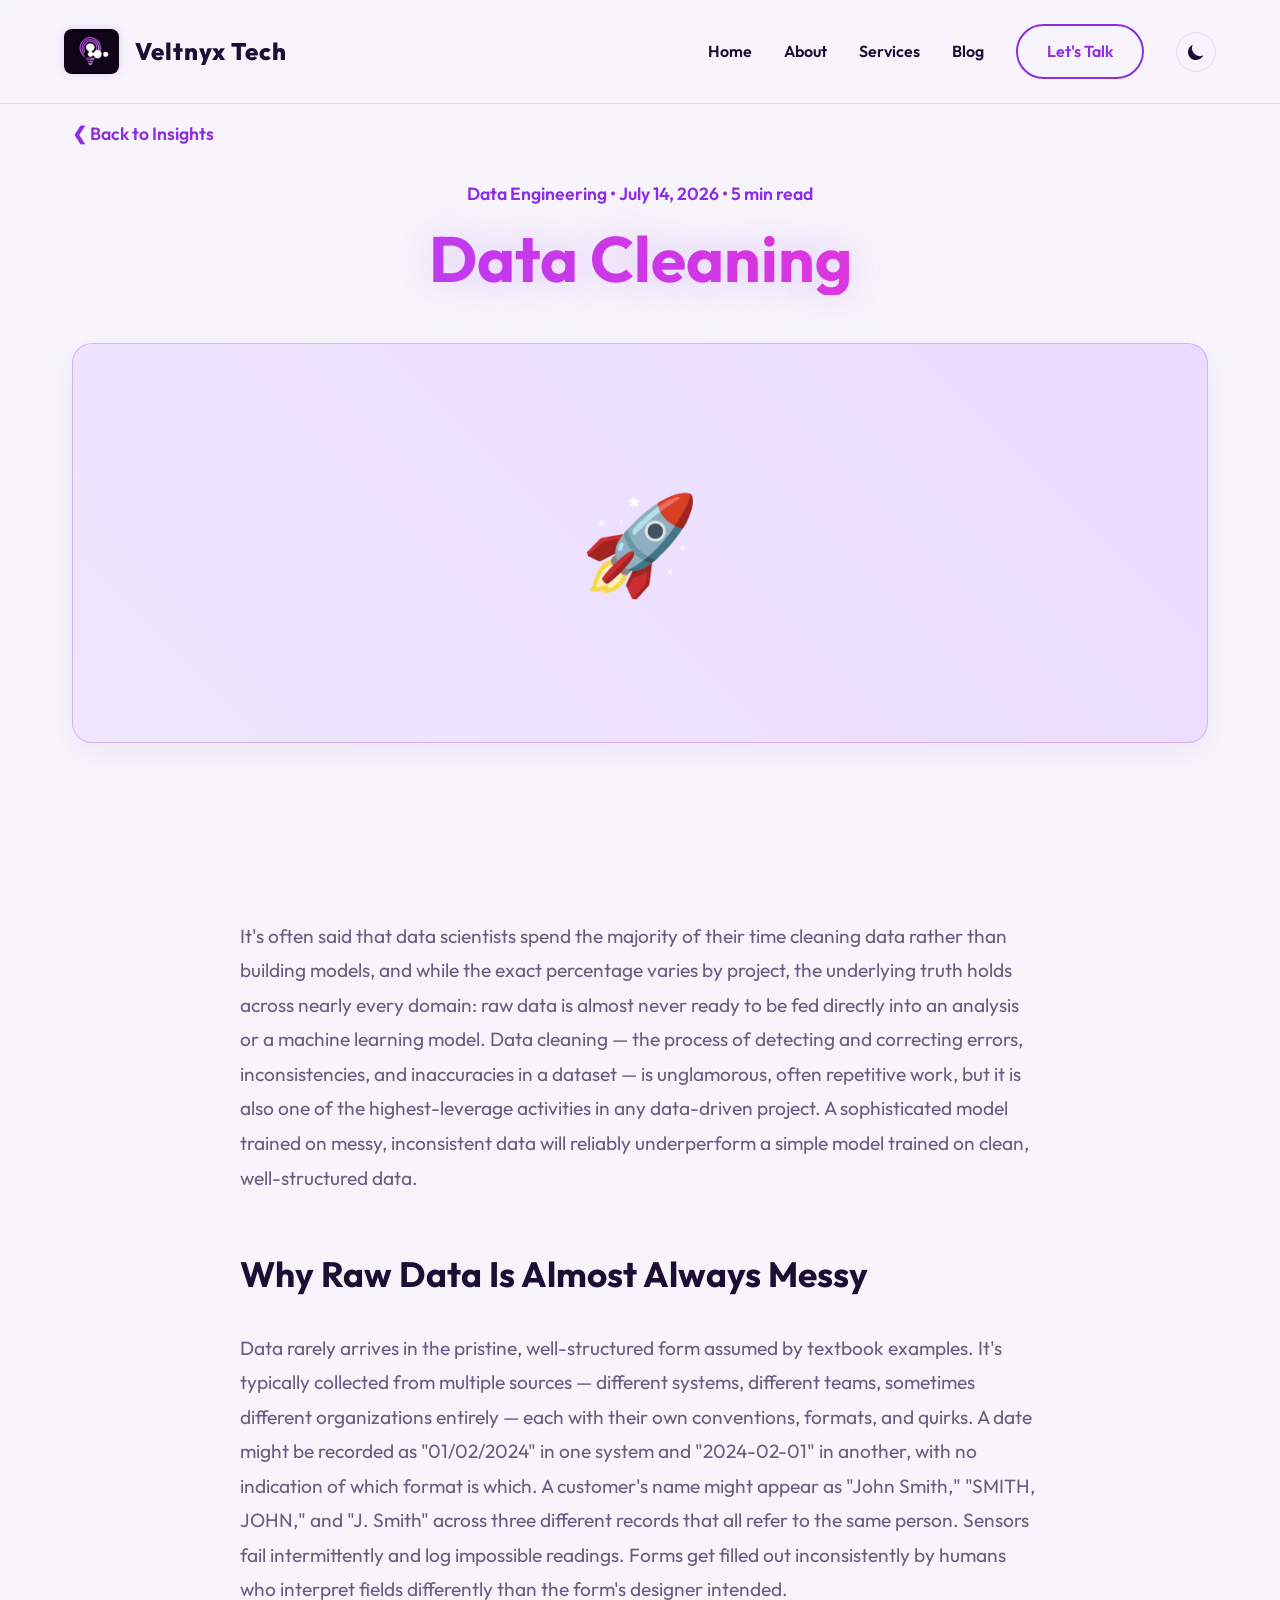
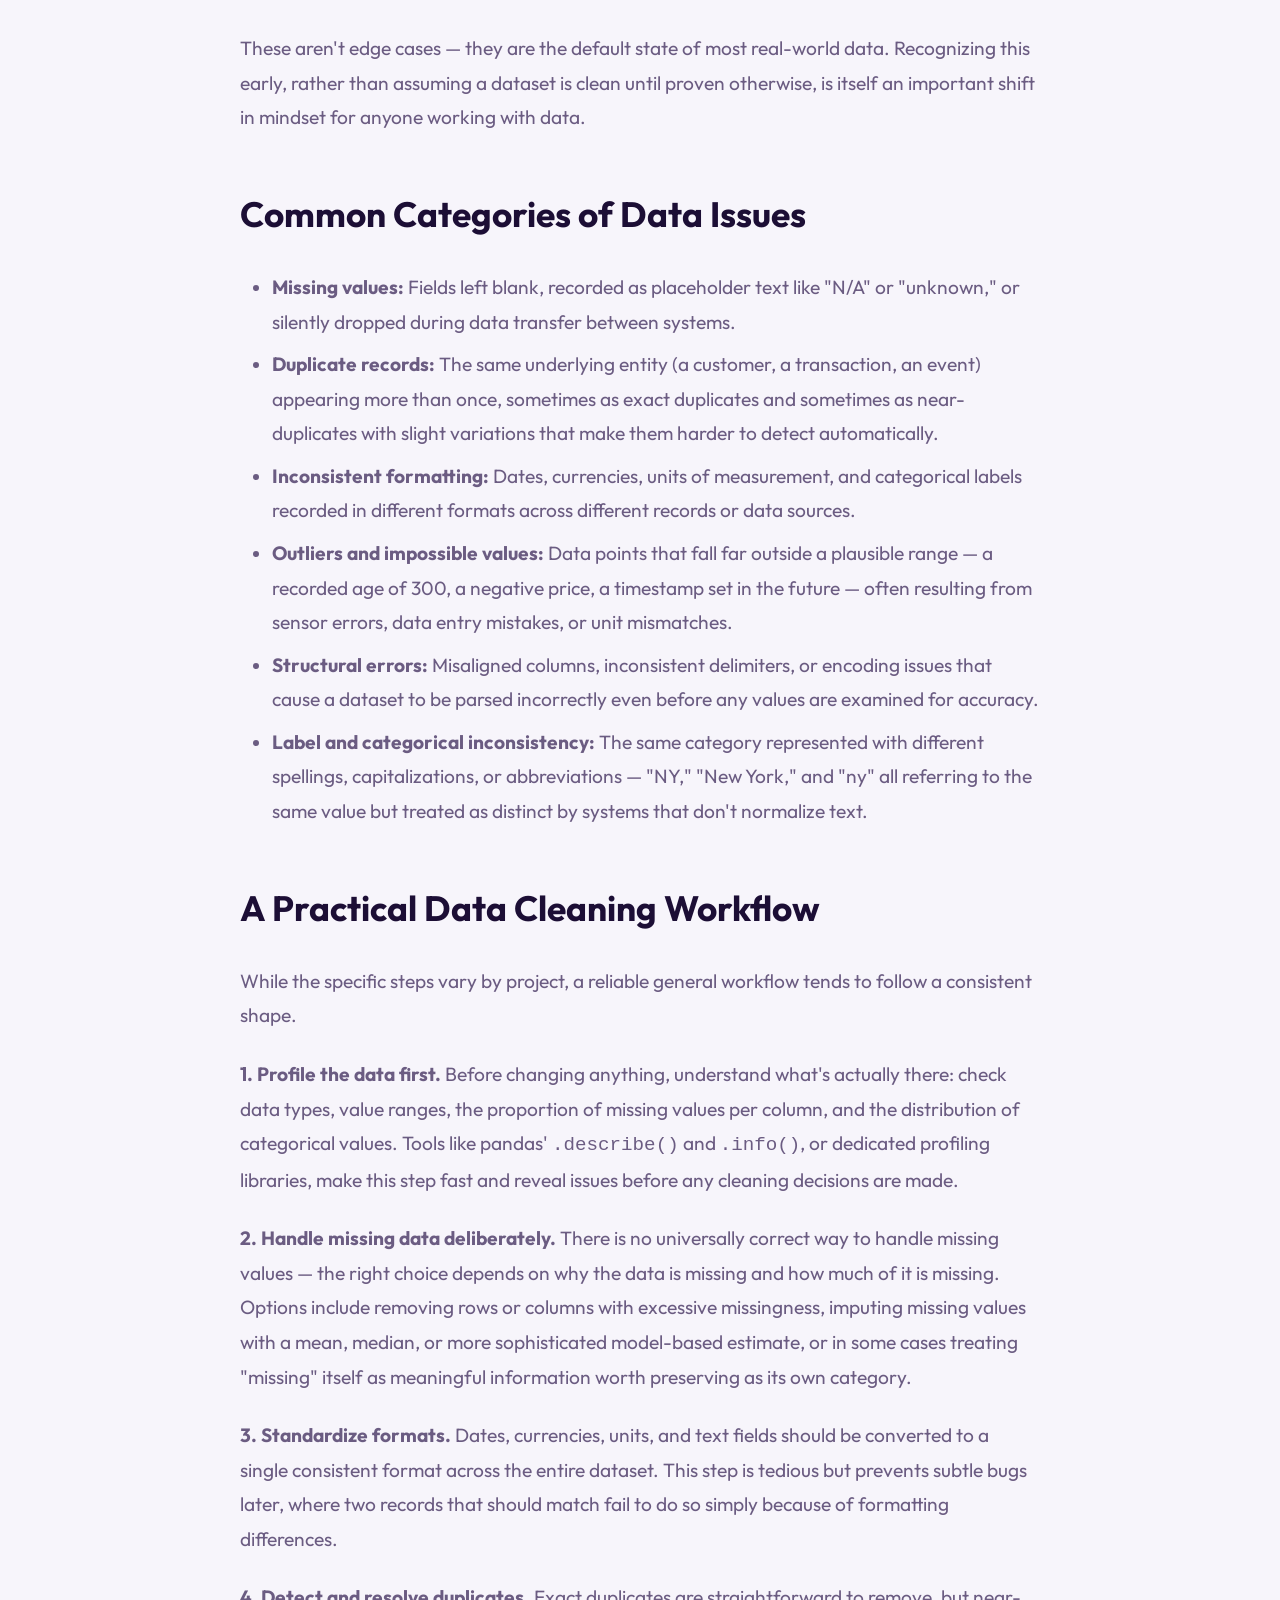
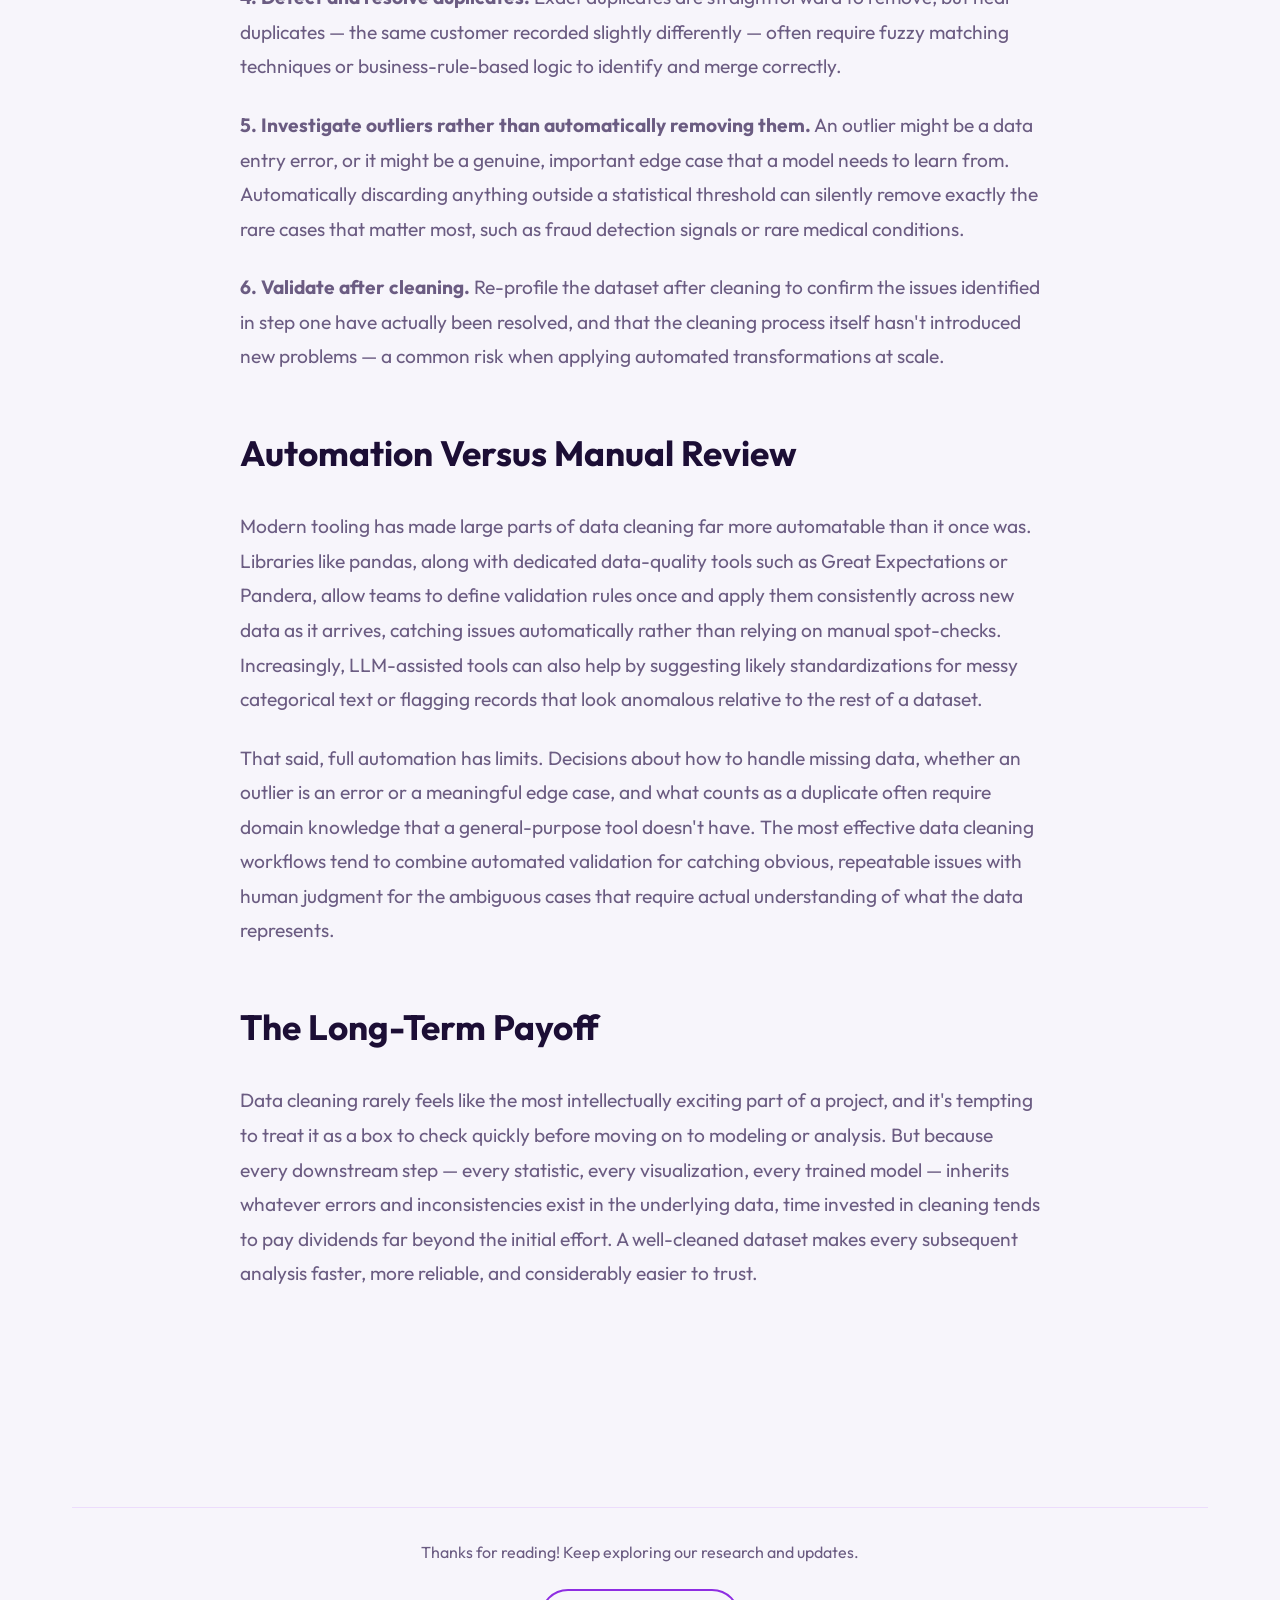
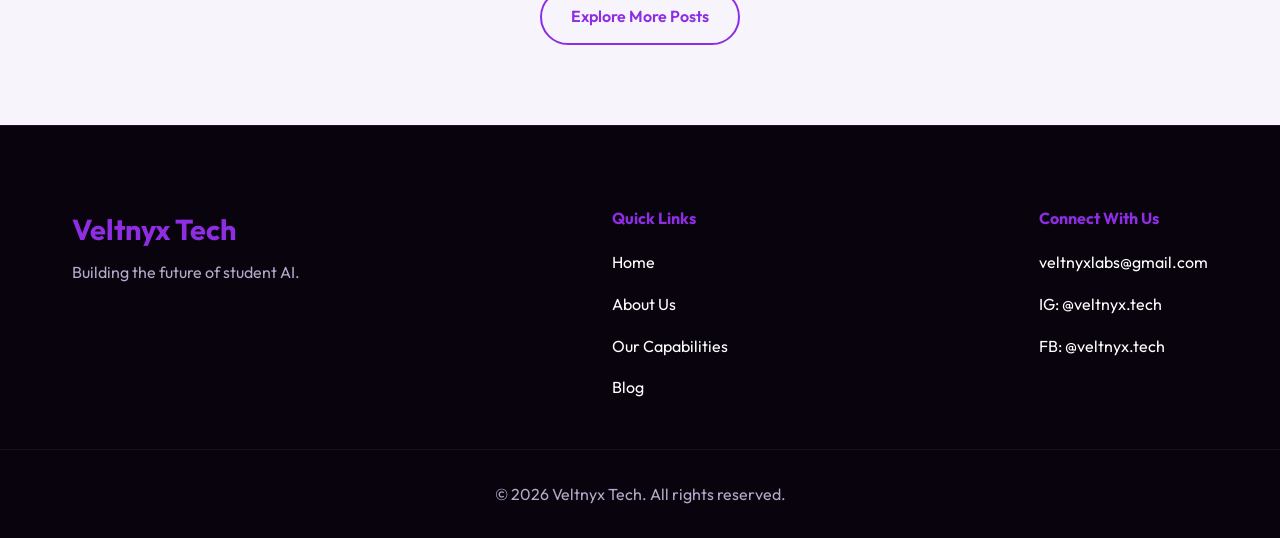
<file: blog/data-cleaning/index.html>
<!DOCTYPE html>
<html lang="en">

<head>
    <meta charset="UTF-8">
    <meta name="viewport" content="width=device-width, initial-scale=1.0">
    
    <title>Data Cleaning - Veltnyx Tech</title>
    <meta name="description" content="Data cleaning rarely feels like the most intellectually exciting part of a project, and it&#x27;s tempting to treat it as a box to check quickly before moving on to modeling or analysis.">

    <!-- Open Graph / Facebook -->
    <meta property="og:type" content="article">
    <meta property="og:url" content="http://testserver/blog/data-cleaning/">
    <meta property="og:title" content="Data Cleaning - Veltnyx Tech">
    <meta property="og:description" content="Data cleaning rarely feels like the most intellectually exciting part of a project, and it&#x27;s tempting to treat it as a box to check quickly before moving on to modeling or analysis.">
    <meta property="og:image" content="/static/seo_banner.png">

    <!-- Twitter -->
    <meta property="twitter:card" content="summary_large_image">
    <meta property="twitter:url" content="http://testserver/blog/data-cleaning/">
    <meta property="twitter:title" content="Data Cleaning - Veltnyx Tech">
    <meta property="twitter:description" content="Data cleaning rarely feels like the most intellectually exciting part of a project, and it&#x27;s tempting to treat it as a box to check quickly before moving on to modeling or analysis.">
    <meta property="twitter:image" content="/static/seo_banner.png">


    <link href="https://fonts.googleapis.com/css2?family=Outfit:wght@300;400;600;800&display=swap" rel="stylesheet">
    <link rel="stylesheet" href="/static/styles.css?v=2">
    <script>
        // Check local storage or system preference to set initial theme on document element
        if (localStorage.getItem('theme') === 'light' || (!('theme' in localStorage) && window.matchMedia('(prefers-color-scheme: light)').matches)) {
            document.documentElement.classList.add('light-theme');
        } else {
            document.documentElement.classList.remove('light-theme');
        }
    </script>
</head>

<body>
    <header class="navbar">
        <div class="logo">
            <a href="/" style="display: flex; align-items: center; gap: 1rem; color: var(--text-main); text-decoration: none;">
                <img src="/static/placeholder_logo.png" alt="Veltnyx Tech Logo" id="brand-logo">
                <span>Veltnyx Tech</span>
            </a>
        </div>
        <nav>
            <a href="/#home">Home</a>
            <a href="/about/">About</a>
            <a href="/#services">Services</a>
            <a href="/blog/">Blog</a>
            <a href="#contact" class="btn btn-outline">Let's Talk</a>
            <!-- Theme Toggle Button -->
            <button id="theme-toggle" class="theme-toggle-btn" aria-label="Toggle Theme">
                <svg id="theme-toggle-dark-icon" class="theme-icon hidden" fill="currentColor" viewBox="0 0 20 20" xmlns="http://www.w3.org/2000/svg"><path d="M17.293 13.293A8 8 0 016.707 2.707a8.001 8.001 0 1010.586 10.586z"></path></svg>
                <svg id="theme-toggle-light-icon" class="theme-icon hidden" fill="currentColor" viewBox="0 0 20 20" xmlns="http://www.w3.org/2000/svg"><path d="M10 2a1 1 0 011 1v1a1 1 0 11-2 0V3a1 1 0 011-1zm4 8a4 4 0 11-8 0 4 4 0 018 0zm-.464 4.95l.707.707a1 1 0 001.414-1.414l-.707-.707a1 1 0 00-1.414 1.414zm2.12-10.607a1 1 0 010 1.414l-.706.707a1 1 0 11-1.414-1.414l.707-.707a1 1 0 011.414 0zM17 11a1 1 0 100-2h-1a1 1 0 100 2h1zm-7 4a1 1 0 011 1v1a1 1 0 11-2 0v-1a1 1 0 011-1zM5.05 6.464A1 1 0 106.46 5.05l-.707-.707a1 1 0 00-1.414 1.414l.707.707zm1.414 8.486l-.707.707a1 1 0 01-1.414-1.414l.707-.707a1 1 0 011.414 1.414zM4 11a1 1 0 100-2H3a1 1 0 000 2h1z" fill-rule="evenodd" clip-rule="evenodd"></path></svg>
            </button>
        </nav>
    </header>

    
<main style="padding-top: 120px; padding-bottom: 5rem;">
    <article class="container">
        <div style="margin-bottom: 2rem;">
            <a href="/blog/" style="display: inline-flex; align-items: center; gap: 0.5rem; color: var(--accent-primary); font-weight: 600; font-size: 1.1rem; hover: underline;">
                ❮ Back to Insights
            </a>
        </div>

        <header class="post-header">
            <p class="post-meta">
                Data Engineering • July 14, 2026 • 5 min read
            </p>
            <h1 class="post-title glow-text highlight">Data Cleaning</h1>
        </header>

        <div class="post-hero-image">
            <span>🚀</span>
        </div>

        <section class="post-content">
            <p>It's often said that data scientists spend the majority of their time cleaning data rather than building models, and while the exact percentage varies by project, the underlying truth holds across nearly every domain: raw data is almost never ready to be fed directly into an analysis or a machine learning model. Data cleaning — the process of detecting and correcting errors, inconsistencies, and inaccuracies in a dataset — is unglamorous, often repetitive work, but it is also one of the highest-leverage activities in any data-driven project. A sophisticated model trained on messy, inconsistent data will reliably underperform a simple model trained on clean, well-structured data.</p>

<h2>Why Raw Data Is Almost Always Messy</h2>

<p>Data rarely arrives in the pristine, well-structured form assumed by textbook examples. It's typically collected from multiple sources — different systems, different teams, sometimes different organizations entirely — each with their own conventions, formats, and quirks. A date might be recorded as "01/02/2024" in one system and "2024-02-01" in another, with no indication of which format is which. A customer's name might appear as "John Smith," "SMITH, JOHN," and "J. Smith" across three different records that all refer to the same person. Sensors fail intermittently and log impossible readings. Forms get filled out inconsistently by humans who interpret fields differently than the form's designer intended.</p>

<p>These aren't edge cases — they are the default state of most real-world data. Recognizing this early, rather than assuming a dataset is clean until proven otherwise, is itself an important shift in mindset for anyone working with data.</p>

<h2>Common Categories of Data Issues</h2>

<ul>
    <li><strong>Missing values:</strong> Fields left blank, recorded as placeholder text like "N/A" or "unknown," or silently dropped during data transfer between systems.</li>
    <li><strong>Duplicate records:</strong> The same underlying entity (a customer, a transaction, an event) appearing more than once, sometimes as exact duplicates and sometimes as near-duplicates with slight variations that make them harder to detect automatically.</li>
    <li><strong>Inconsistent formatting:</strong> Dates, currencies, units of measurement, and categorical labels recorded in different formats across different records or data sources.</li>
    <li><strong>Outliers and impossible values:</strong> Data points that fall far outside a plausible range — a recorded age of 300, a negative price, a timestamp set in the future — often resulting from sensor errors, data entry mistakes, or unit mismatches.</li>
    <li><strong>Structural errors:</strong> Misaligned columns, inconsistent delimiters, or encoding issues that cause a dataset to be parsed incorrectly even before any values are examined for accuracy.</li>
    <li><strong>Label and categorical inconsistency:</strong> The same category represented with different spellings, capitalizations, or abbreviations — "NY," "New York," and "ny" all referring to the same value but treated as distinct by systems that don't normalize text.</li>
</ul>

<h2>A Practical Data Cleaning Workflow</h2>

<p>While the specific steps vary by project, a reliable general workflow tends to follow a consistent shape.</p>

<p><strong>1. Profile the data first.</strong> Before changing anything, understand what's actually there: check data types, value ranges, the proportion of missing values per column, and the distribution of categorical values. Tools like pandas' <code>.describe()</code> and <code>.info()</code>, or dedicated profiling libraries, make this step fast and reveal issues before any cleaning decisions are made.</p>

<p><strong>2. Handle missing data deliberately.</strong> There is no universally correct way to handle missing values — the right choice depends on why the data is missing and how much of it is missing. Options include removing rows or columns with excessive missingness, imputing missing values with a mean, median, or more sophisticated model-based estimate, or in some cases treating "missing" itself as meaningful information worth preserving as its own category.</p>

<p><strong>3. Standardize formats.</strong> Dates, currencies, units, and text fields should be converted to a single consistent format across the entire dataset. This step is tedious but prevents subtle bugs later, where two records that should match fail to do so simply because of formatting differences.</p>

<p><strong>4. Detect and resolve duplicates.</strong> Exact duplicates are straightforward to remove, but near-duplicates — the same customer recorded slightly differently — often require fuzzy matching techniques or business-rule-based logic to identify and merge correctly.</p>

<p><strong>5. Investigate outliers rather than automatically removing them.</strong> An outlier might be a data entry error, or it might be a genuine, important edge case that a model needs to learn from. Automatically discarding anything outside a statistical threshold can silently remove exactly the rare cases that matter most, such as fraud detection signals or rare medical conditions.</p>

<p><strong>6. Validate after cleaning.</strong> Re-profile the dataset after cleaning to confirm the issues identified in step one have actually been resolved, and that the cleaning process itself hasn't introduced new problems — a common risk when applying automated transformations at scale.</p>

<h2>Automation Versus Manual Review</h2>

<p>Modern tooling has made large parts of data cleaning far more automatable than it once was. Libraries like pandas, along with dedicated data-quality tools such as Great Expectations or Pandera, allow teams to define validation rules once and apply them consistently across new data as it arrives, catching issues automatically rather than relying on manual spot-checks. Increasingly, LLM-assisted tools can also help by suggesting likely standardizations for messy categorical text or flagging records that look anomalous relative to the rest of a dataset.</p>

<p>That said, full automation has limits. Decisions about how to handle missing data, whether an outlier is an error or a meaningful edge case, and what counts as a duplicate often require domain knowledge that a general-purpose tool doesn't have. The most effective data cleaning workflows tend to combine automated validation for catching obvious, repeatable issues with human judgment for the ambiguous cases that require actual understanding of what the data represents.</p>

<h2>The Long-Term Payoff</h2>

<p>Data cleaning rarely feels like the most intellectually exciting part of a project, and it's tempting to treat it as a box to check quickly before moving on to modeling or analysis. But because every downstream step — every statistic, every visualization, every trained model — inherits whatever errors and inconsistencies exist in the underlying data, time invested in cleaning tends to pay dividends far beyond the initial effort. A well-cleaned dataset makes every subsequent analysis faster, more reliable, and considerably easier to trust.</p>
        </section>

        <div style="margin-top: 5rem; padding-top: 2rem; border-top: 1px solid rgba(175, 77, 255, 0.15); text-align: center;">
            <p style="color: var(--text-muted); margin-bottom: 1.5rem;">Thanks for reading! Keep exploring our research and updates.</p>
            <a href="/blog/" class="btn btn-outline">Explore More Posts</a>
        </div>
    </article>
</main>


    <footer id="contact">
        <div class="container footer-content">
            <div class="footer-brand">
                <h3>Veltnyx Tech</h3>
                <p>Building the future of student AI.</p>
            </div>
            <div class="footer-links">
                <h4 style="color: var(--accent-primary); margin-bottom: 0.2rem;">Quick Links</h4>
                <a href="/#home">Home</a>
                <a href="/about/">About Us</a>
                <a href="/#services">Our Capabilities</a>
                <a href="/blog/">Blog</a>
            </div>
            <div class="footer-links">
                <h4 style="color: var(--accent-primary); margin-bottom: 0.2rem;">Connect With Us</h4>
                <a href="mailto:veltnyxlabs@gmail.com">veltnyxlabs@gmail.com</a>
                <a href="https://instagram.com/veltnyx.tech" target="_blank" rel="noopener noreferrer">IG: @veltnyx.tech</a>
                <a href="https://facebook.com/veltnyx.tech" target="_blank" rel="noopener noreferrer">FB: @veltnyx.tech</a>
            </div>
        </div>
        <div class="footer-bottom">
            <p>&copy; 2026 Veltnyx Tech. All rights reserved.</p>
        </div>
    </footer>

    <script src="/static/script.js?v=2"></script>
    
</body>

</html>
</file>
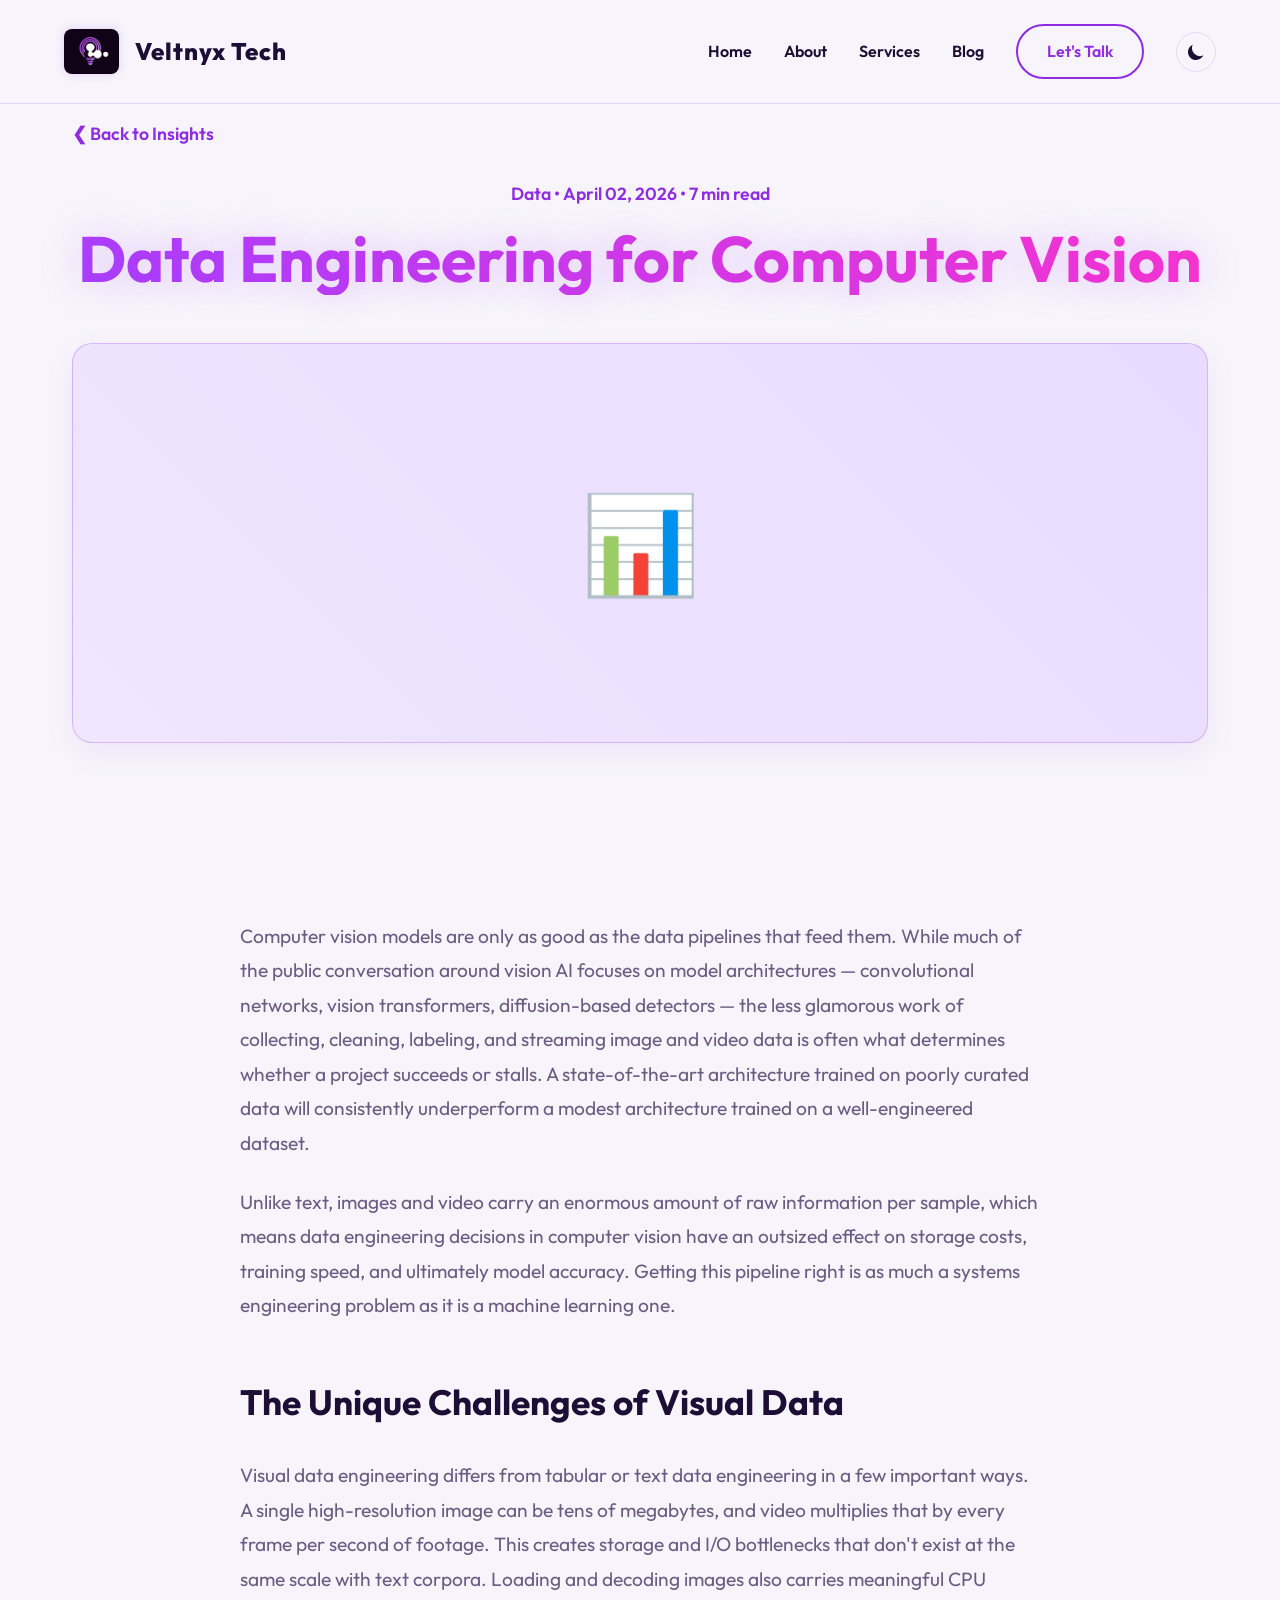
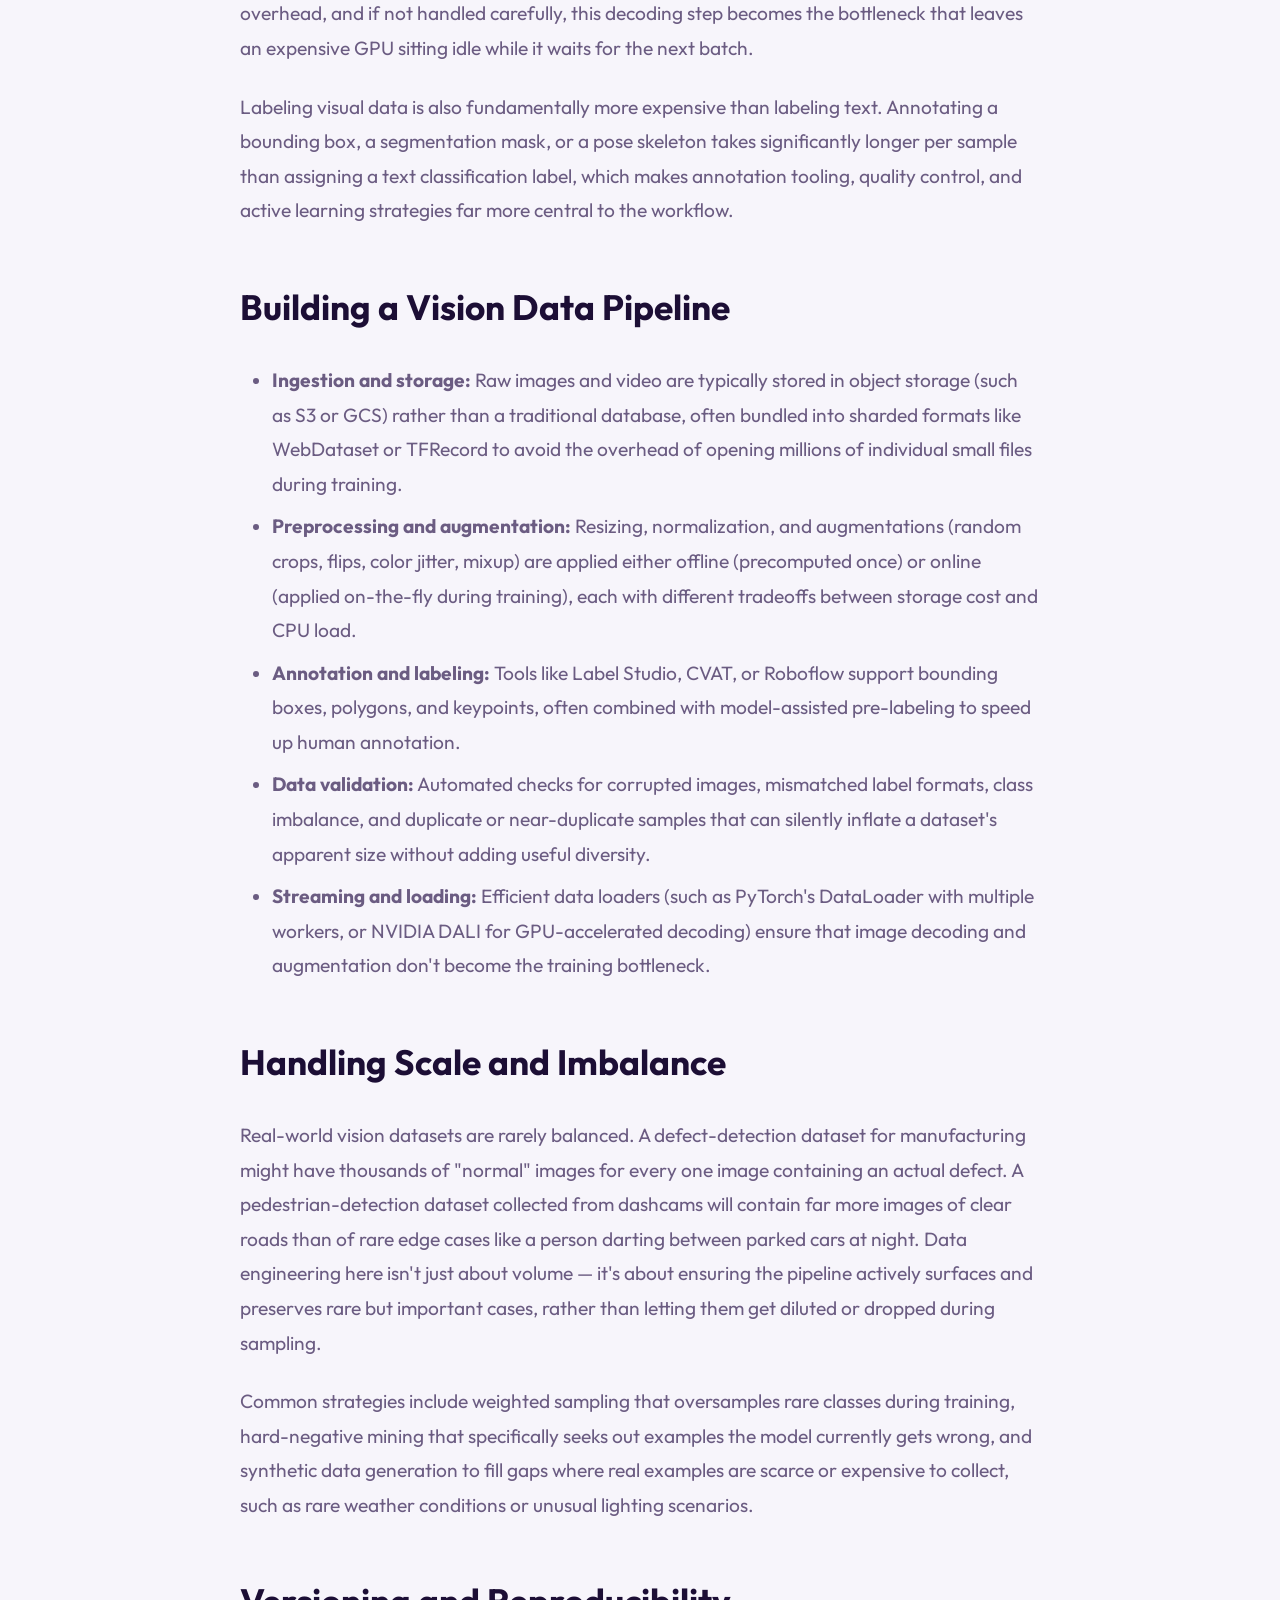
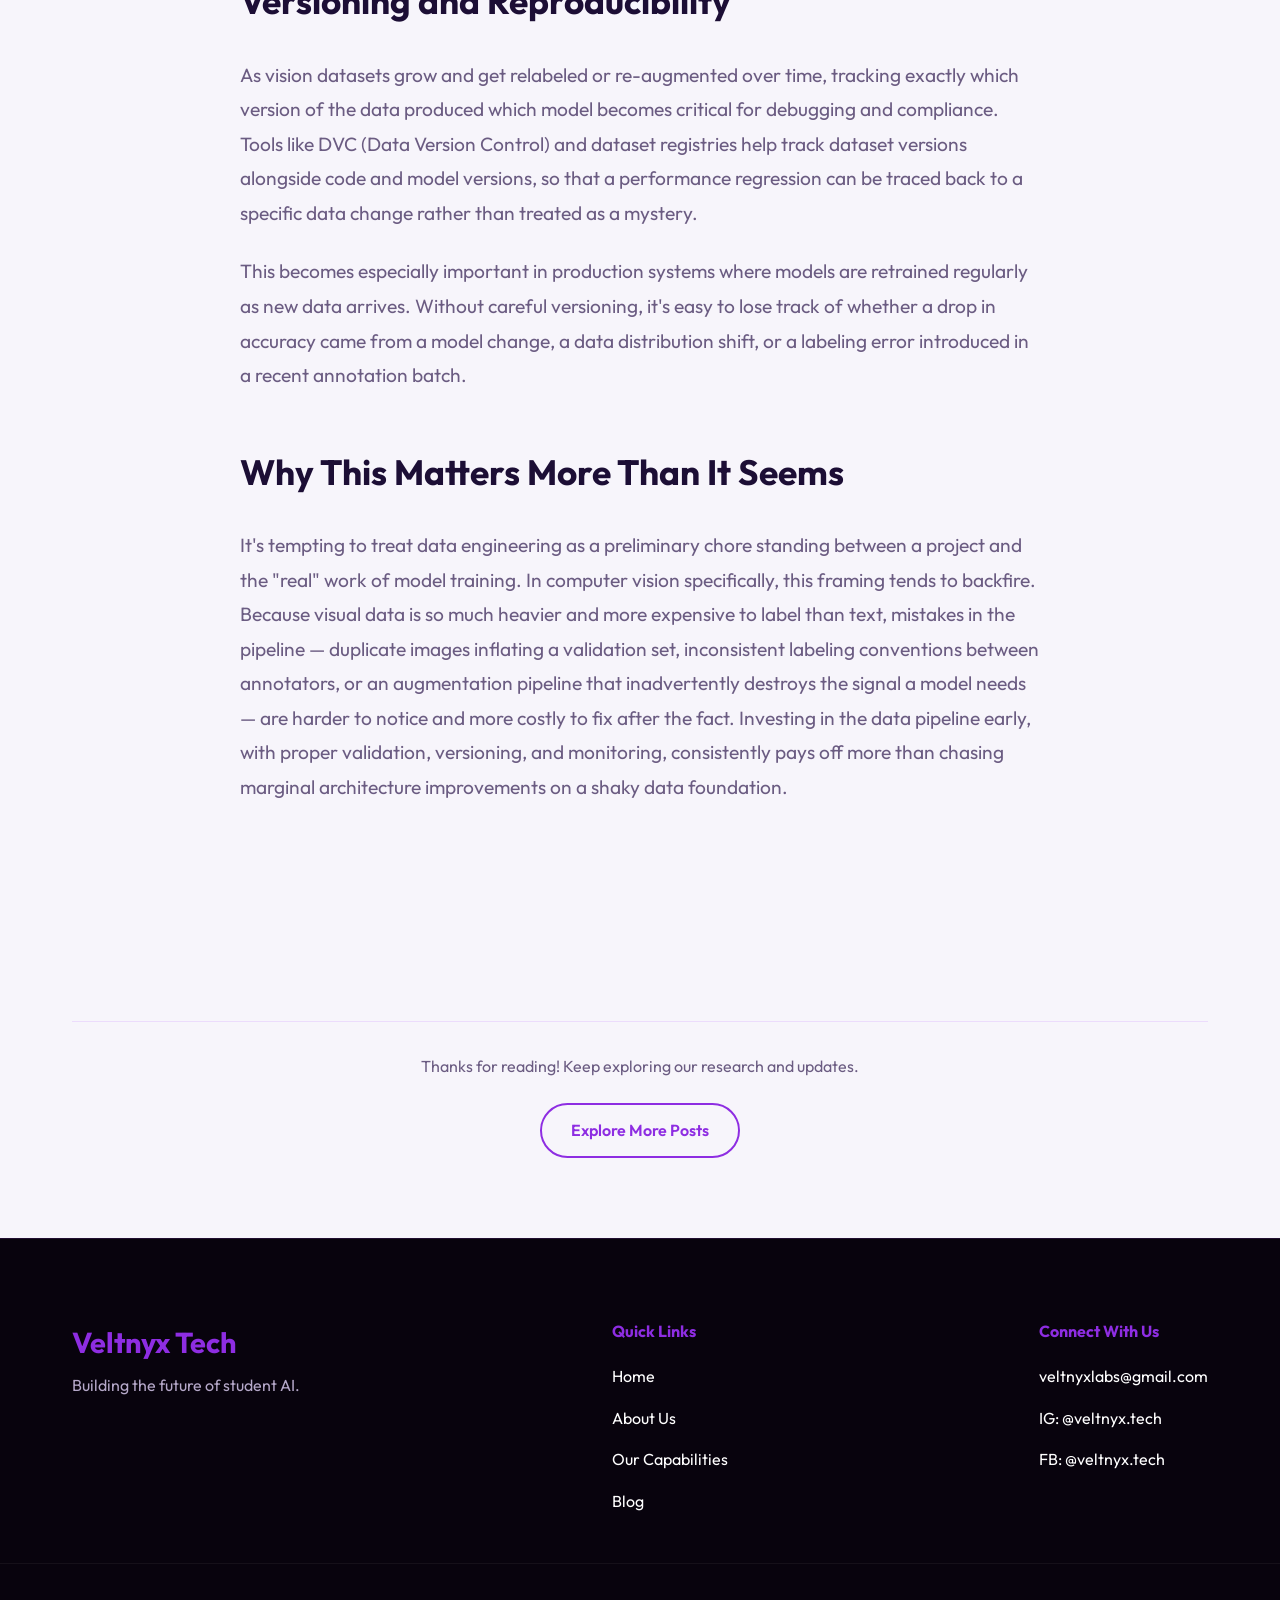
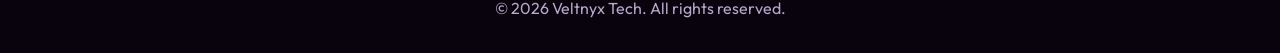
<file: blog/data-engineering-computer-vision/index.html>
<!DOCTYPE html>
<html lang="en">

<head>
    <meta charset="UTF-8">
    <meta name="viewport" content="width=device-width, initial-scale=1.0">
    
    <title>Data Engineering for Computer Vision - Veltnyx Tech</title>
    <meta name="description" content="Clean data is the lifeblood of any ML project. Learn how we set up scalable data pipelines and augmentation strategies for complex computer vision research projects.">

    <!-- Open Graph / Facebook -->
    <meta property="og:type" content="article">
    <meta property="og:url" content="http://testserver/blog/data-engineering-computer-vision/">
    <meta property="og:title" content="Data Engineering for Computer Vision - Veltnyx Tech">
    <meta property="og:description" content="Clean data is the lifeblood of any ML project. Learn how we set up scalable data pipelines and augmentation strategies for complex computer vision research projects.">
    <meta property="og:image" content="/static/seo_banner.png">

    <!-- Twitter -->
    <meta property="twitter:card" content="summary_large_image">
    <meta property="twitter:url" content="http://testserver/blog/data-engineering-computer-vision/">
    <meta property="twitter:title" content="Data Engineering for Computer Vision - Veltnyx Tech">
    <meta property="twitter:description" content="Clean data is the lifeblood of any ML project. Learn how we set up scalable data pipelines and augmentation strategies for complex computer vision research projects.">
    <meta property="twitter:image" content="/static/seo_banner.png">


    <link href="https://fonts.googleapis.com/css2?family=Outfit:wght@300;400;600;800&display=swap" rel="stylesheet">
    <link rel="stylesheet" href="/static/styles.css?v=2">
    <script>
        // Check local storage or system preference to set initial theme on document element
        if (localStorage.getItem('theme') === 'light' || (!('theme' in localStorage) && window.matchMedia('(prefers-color-scheme: light)').matches)) {
            document.documentElement.classList.add('light-theme');
        } else {
            document.documentElement.classList.remove('light-theme');
        }
    </script>
</head>

<body>
    <header class="navbar">
        <div class="logo">
            <a href="/" style="display: flex; align-items: center; gap: 1rem; color: var(--text-main); text-decoration: none;">
                <img src="/static/placeholder_logo.png" alt="Veltnyx Tech Logo" id="brand-logo">
                <span>Veltnyx Tech</span>
            </a>
        </div>
        <nav>
            <a href="/#home">Home</a>
            <a href="/about/">About</a>
            <a href="/#services">Services</a>
            <a href="/blog/">Blog</a>
            <a href="#contact" class="btn btn-outline">Let's Talk</a>
            <!-- Theme Toggle Button -->
            <button id="theme-toggle" class="theme-toggle-btn" aria-label="Toggle Theme">
                <svg id="theme-toggle-dark-icon" class="theme-icon hidden" fill="currentColor" viewBox="0 0 20 20" xmlns="http://www.w3.org/2000/svg"><path d="M17.293 13.293A8 8 0 016.707 2.707a8.001 8.001 0 1010.586 10.586z"></path></svg>
                <svg id="theme-toggle-light-icon" class="theme-icon hidden" fill="currentColor" viewBox="0 0 20 20" xmlns="http://www.w3.org/2000/svg"><path d="M10 2a1 1 0 011 1v1a1 1 0 11-2 0V3a1 1 0 011-1zm4 8a4 4 0 11-8 0 4 4 0 018 0zm-.464 4.95l.707.707a1 1 0 001.414-1.414l-.707-.707a1 1 0 00-1.414 1.414zm2.12-10.607a1 1 0 010 1.414l-.706.707a1 1 0 11-1.414-1.414l.707-.707a1 1 0 011.414 0zM17 11a1 1 0 100-2h-1a1 1 0 100 2h1zm-7 4a1 1 0 011 1v1a1 1 0 11-2 0v-1a1 1 0 011-1zM5.05 6.464A1 1 0 106.46 5.05l-.707-.707a1 1 0 00-1.414 1.414l.707.707zm1.414 8.486l-.707.707a1 1 0 01-1.414-1.414l.707-.707a1 1 0 011.414 1.414zM4 11a1 1 0 100-2H3a1 1 0 000 2h1z" fill-rule="evenodd" clip-rule="evenodd"></path></svg>
            </button>
        </nav>
    </header>

    
<main style="padding-top: 120px; padding-bottom: 5rem;">
    <article class="container">
        <div style="margin-bottom: 2rem;">
            <a href="/blog/" style="display: inline-flex; align-items: center; gap: 0.5rem; color: var(--accent-primary); font-weight: 600; font-size: 1.1rem; hover: underline;">
                ❮ Back to Insights
            </a>
        </div>

        <header class="post-header">
            <p class="post-meta">
                Data • April 02, 2026 • 7 min read
            </p>
            <h1 class="post-title glow-text highlight">Data Engineering for Computer Vision</h1>
        </header>

        <div class="post-hero-image">
            <span>📊</span>
        </div>

        <section class="post-content">
            <p>Computer vision models are only as good as the data pipelines that feed them. While much of the public conversation around vision AI focuses on model architectures — convolutional networks, vision transformers, diffusion-based detectors — the less glamorous work of collecting, cleaning, labeling, and streaming image and video data is often what determines whether a project succeeds or stalls. A state-of-the-art architecture trained on poorly curated data will consistently underperform a modest architecture trained on a well-engineered dataset.</p>

<p>Unlike text, images and video carry an enormous amount of raw information per sample, which means data engineering decisions in computer vision have an outsized effect on storage costs, training speed, and ultimately model accuracy. Getting this pipeline right is as much a systems engineering problem as it is a machine learning one.</p>

<h2>The Unique Challenges of Visual Data</h2>

<p>Visual data engineering differs from tabular or text data engineering in a few important ways. A single high-resolution image can be tens of megabytes, and video multiplies that by every frame per second of footage. This creates storage and I/O bottlenecks that don't exist at the same scale with text corpora. Loading and decoding images also carries meaningful CPU overhead, and if not handled carefully, this decoding step becomes the bottleneck that leaves an expensive GPU sitting idle while it waits for the next batch.</p>

<p>Labeling visual data is also fundamentally more expensive than labeling text. Annotating a bounding box, a segmentation mask, or a pose skeleton takes significantly longer per sample than assigning a text classification label, which makes annotation tooling, quality control, and active learning strategies far more central to the workflow.</p>

<h2>Building a Vision Data Pipeline</h2>

<ul>
    <li><strong>Ingestion and storage:</strong> Raw images and video are typically stored in object storage (such as S3 or GCS) rather than a traditional database, often bundled into sharded formats like WebDataset or TFRecord to avoid the overhead of opening millions of individual small files during training.</li>
    <li><strong>Preprocessing and augmentation:</strong> Resizing, normalization, and augmentations (random crops, flips, color jitter, mixup) are applied either offline (precomputed once) or online (applied on-the-fly during training), each with different tradeoffs between storage cost and CPU load.</li>
    <li><strong>Annotation and labeling:</strong> Tools like Label Studio, CVAT, or Roboflow support bounding boxes, polygons, and keypoints, often combined with model-assisted pre-labeling to speed up human annotation.</li>
    <li><strong>Data validation:</strong> Automated checks for corrupted images, mismatched label formats, class imbalance, and duplicate or near-duplicate samples that can silently inflate a dataset's apparent size without adding useful diversity.</li>
    <li><strong>Streaming and loading:</strong> Efficient data loaders (such as PyTorch's DataLoader with multiple workers, or NVIDIA DALI for GPU-accelerated decoding) ensure that image decoding and augmentation don't become the training bottleneck.</li>
</ul>

<h2>Handling Scale and Imbalance</h2>

<p>Real-world vision datasets are rarely balanced. A defect-detection dataset for manufacturing might have thousands of "normal" images for every one image containing an actual defect. A pedestrian-detection dataset collected from dashcams will contain far more images of clear roads than of rare edge cases like a person darting between parked cars at night. Data engineering here isn't just about volume — it's about ensuring the pipeline actively surfaces and preserves rare but important cases, rather than letting them get diluted or dropped during sampling.</p>

<p>Common strategies include weighted sampling that oversamples rare classes during training, hard-negative mining that specifically seeks out examples the model currently gets wrong, and synthetic data generation to fill gaps where real examples are scarce or expensive to collect, such as rare weather conditions or unusual lighting scenarios.</p>

<h2>Versioning and Reproducibility</h2>

<p>As vision datasets grow and get relabeled or re-augmented over time, tracking exactly which version of the data produced which model becomes critical for debugging and compliance. Tools like DVC (Data Version Control) and dataset registries help track dataset versions alongside code and model versions, so that a performance regression can be traced back to a specific data change rather than treated as a mystery.</p>

<p>This becomes especially important in production systems where models are retrained regularly as new data arrives. Without careful versioning, it's easy to lose track of whether a drop in accuracy came from a model change, a data distribution shift, or a labeling error introduced in a recent annotation batch.</p>

<h2>Why This Matters More Than It Seems</h2>

<p>It's tempting to treat data engineering as a preliminary chore standing between a project and the "real" work of model training. In computer vision specifically, this framing tends to backfire. Because visual data is so much heavier and more expensive to label than text, mistakes in the pipeline — duplicate images inflating a validation set, inconsistent labeling conventions between annotators, or an augmentation pipeline that inadvertently destroys the signal a model needs — are harder to notice and more costly to fix after the fact. Investing in the data pipeline early, with proper validation, versioning, and monitoring, consistently pays off more than chasing marginal architecture improvements on a shaky data foundation.</p>
        </section>

        <div style="margin-top: 5rem; padding-top: 2rem; border-top: 1px solid rgba(175, 77, 255, 0.15); text-align: center;">
            <p style="color: var(--text-muted); margin-bottom: 1.5rem;">Thanks for reading! Keep exploring our research and updates.</p>
            <a href="/blog/" class="btn btn-outline">Explore More Posts</a>
        </div>
    </article>
</main>


    <footer id="contact">
        <div class="container footer-content">
            <div class="footer-brand">
                <h3>Veltnyx Tech</h3>
                <p>Building the future of student AI.</p>
            </div>
            <div class="footer-links">
                <h4 style="color: var(--accent-primary); margin-bottom: 0.2rem;">Quick Links</h4>
                <a href="/#home">Home</a>
                <a href="/about/">About Us</a>
                <a href="/#services">Our Capabilities</a>
                <a href="/blog/">Blog</a>
            </div>
            <div class="footer-links">
                <h4 style="color: var(--accent-primary); margin-bottom: 0.2rem;">Connect With Us</h4>
                <a href="mailto:veltnyxlabs@gmail.com">veltnyxlabs@gmail.com</a>
                <a href="https://instagram.com/veltnyx.tech" target="_blank" rel="noopener noreferrer">IG: @veltnyx.tech</a>
                <a href="https://facebook.com/veltnyx.tech" target="_blank" rel="noopener noreferrer">FB: @veltnyx.tech</a>
            </div>
        </div>
        <div class="footer-bottom">
            <p>&copy; 2026 Veltnyx Tech. All rights reserved.</p>
        </div>
    </footer>

    <script src="/static/script.js?v=2"></script>
    
</body>

</html>
</file>
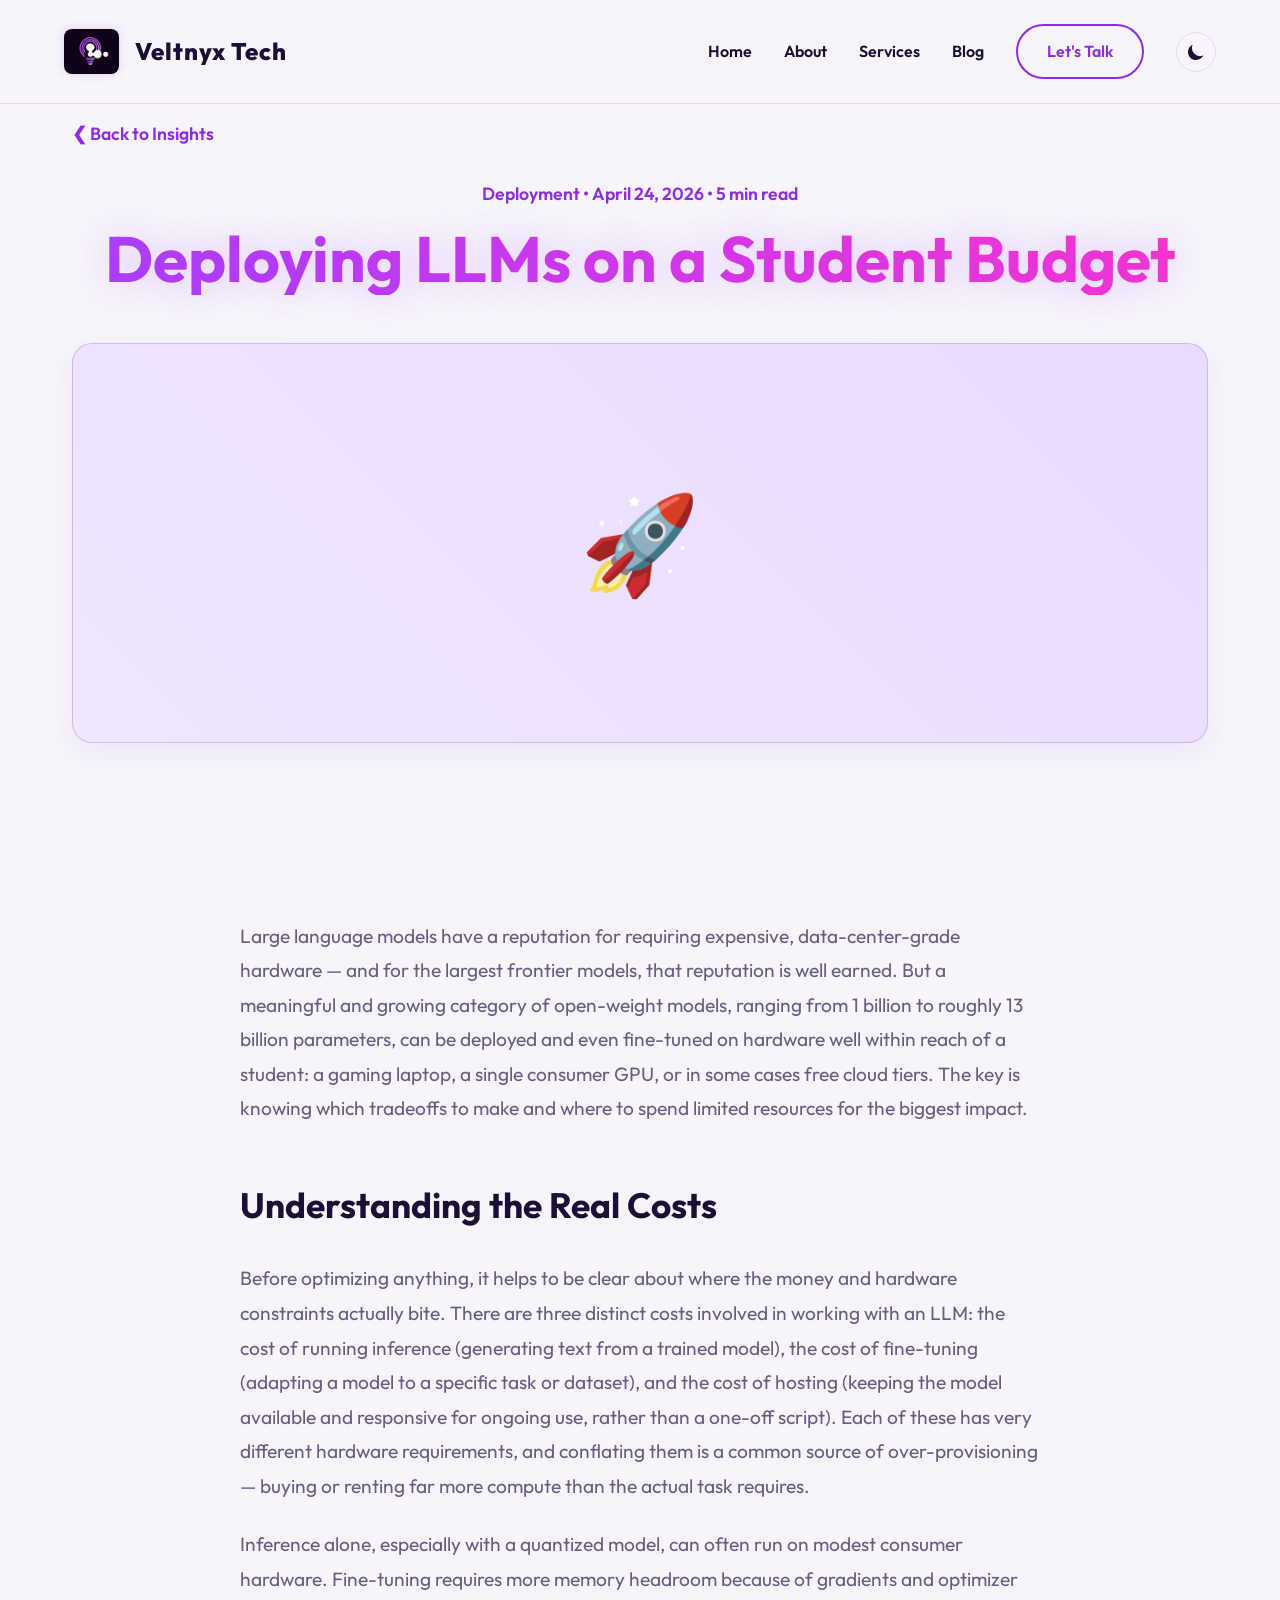
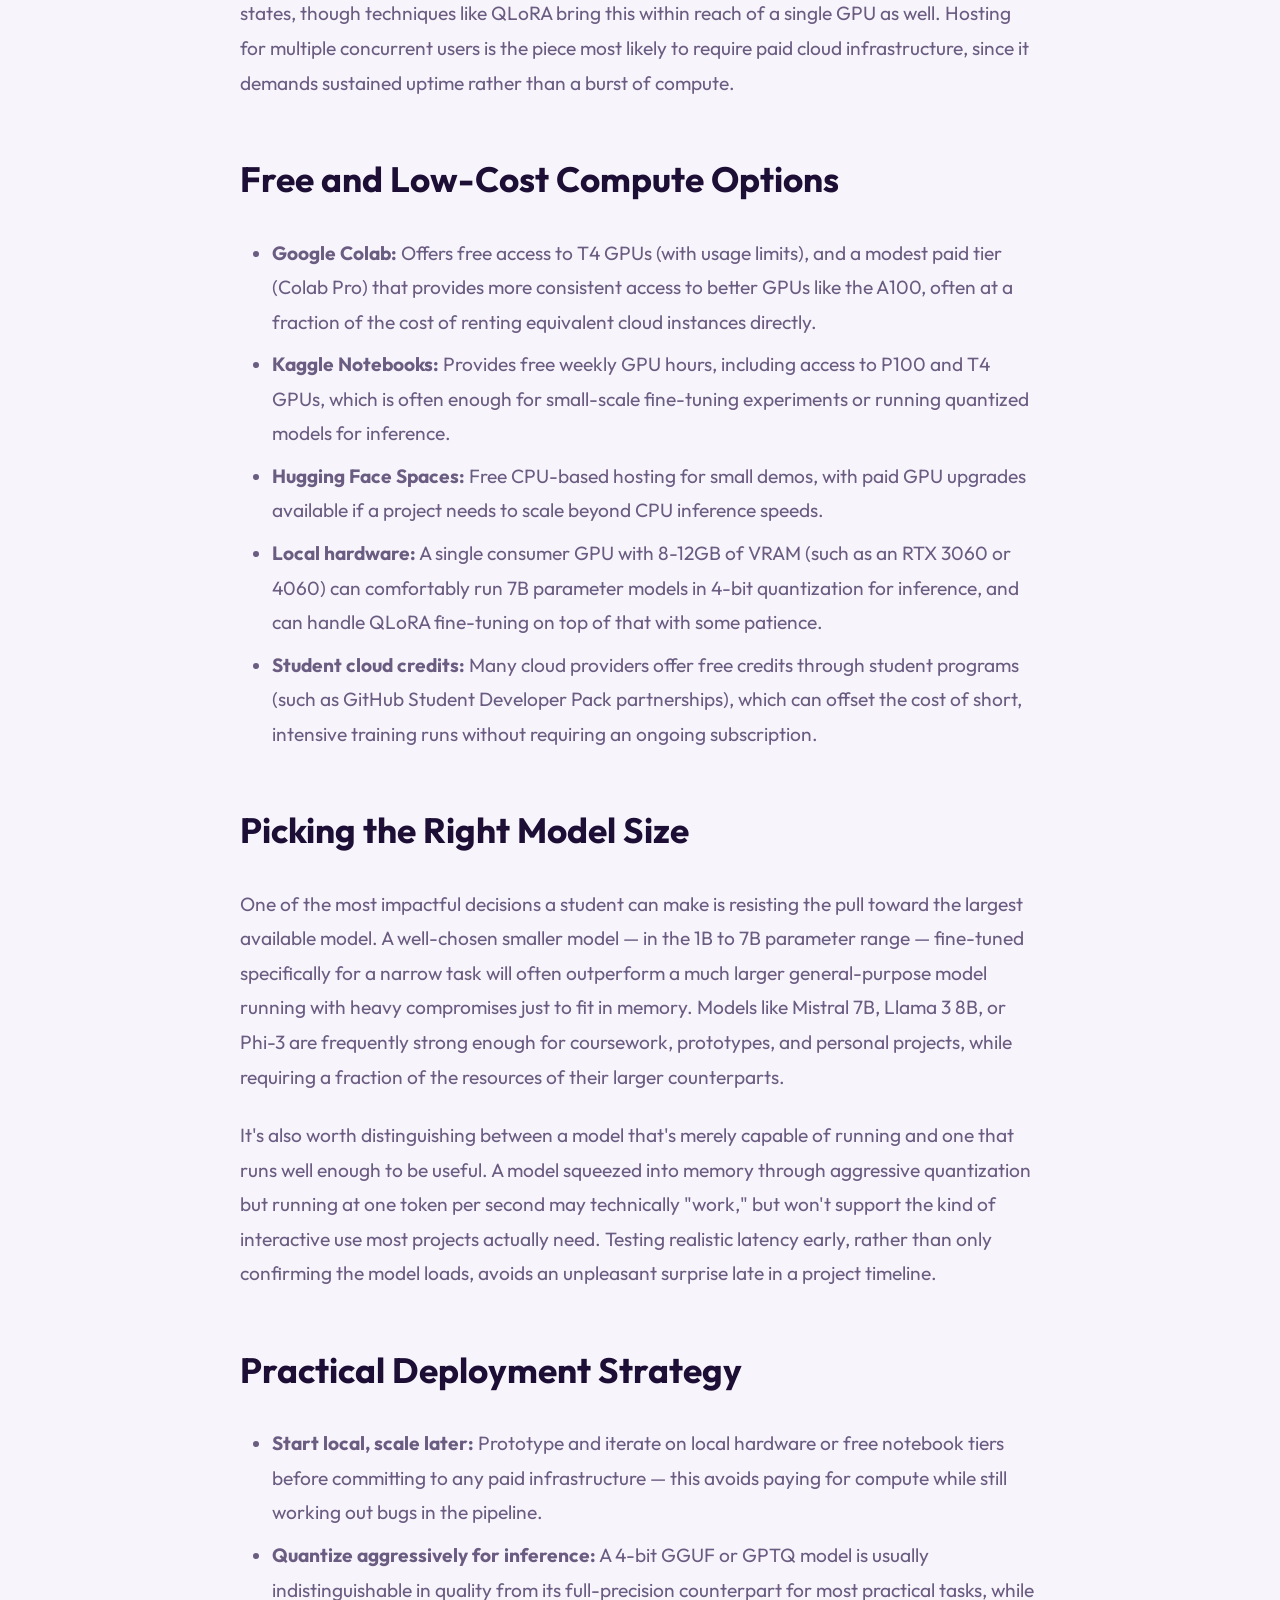
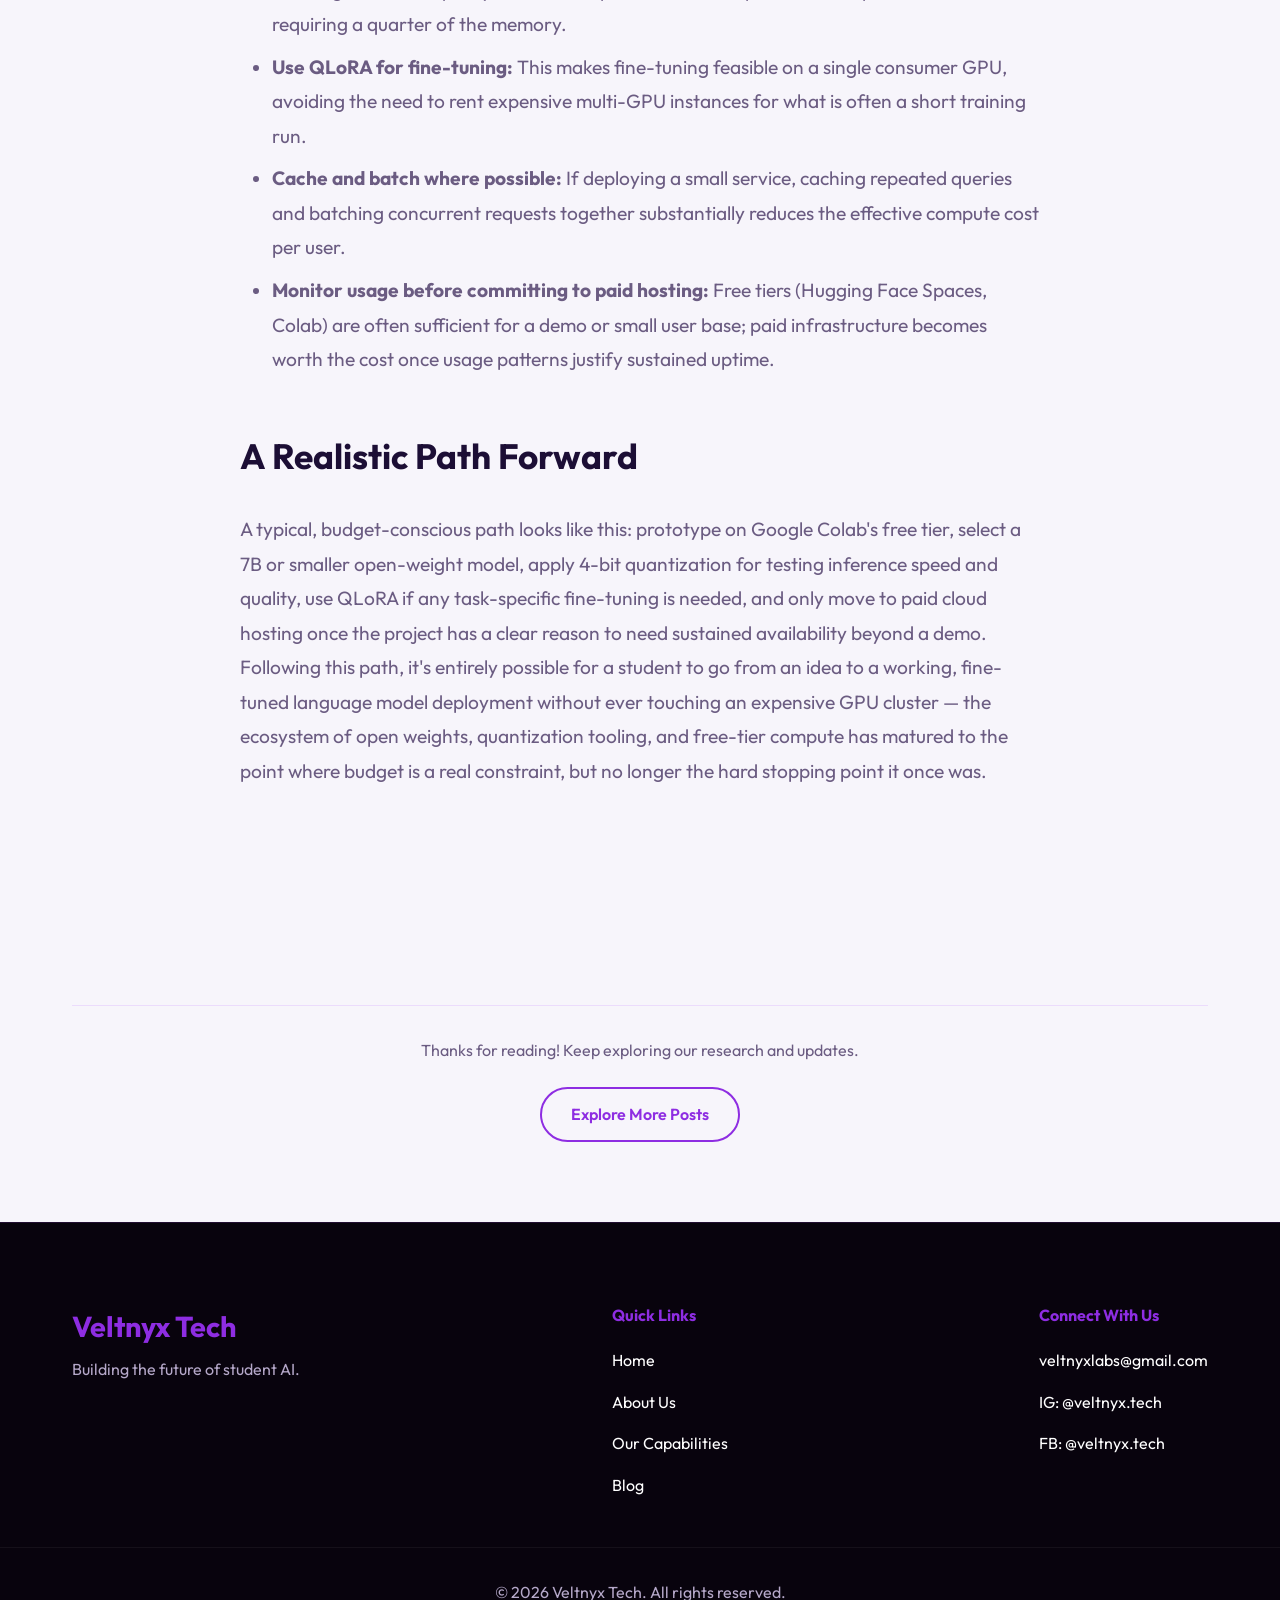
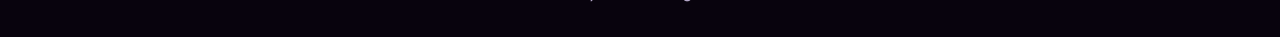
<file: blog/deploying-llms-student-budget/index.html>
<!DOCTYPE html>
<html lang="en">

<head>
    <meta charset="UTF-8">
    <meta name="viewport" content="width=device-width, initial-scale=1.0">
    
    <title>Deploying LLMs on a Student Budget - Veltnyx Tech</title>
    <meta name="description" content="We explore practical strategies for taking fine-tuned Large Language Models from the lab to production without breaking the bank. From quantization to serverless architectures, here is how we do it at Veltnyx Tech.">

    <!-- Open Graph / Facebook -->
    <meta property="og:type" content="article">
    <meta property="og:url" content="http://testserver/blog/deploying-llms-student-budget/">
    <meta property="og:title" content="Deploying LLMs on a Student Budget - Veltnyx Tech">
    <meta property="og:description" content="We explore practical strategies for taking fine-tuned Large Language Models from the lab to production without breaking the bank. From quantization to serverless architectures, here is how we do it at Veltnyx Tech.">
    <meta property="og:image" content="/static/seo_banner.png">

    <!-- Twitter -->
    <meta property="twitter:card" content="summary_large_image">
    <meta property="twitter:url" content="http://testserver/blog/deploying-llms-student-budget/">
    <meta property="twitter:title" content="Deploying LLMs on a Student Budget - Veltnyx Tech">
    <meta property="twitter:description" content="We explore practical strategies for taking fine-tuned Large Language Models from the lab to production without breaking the bank. From quantization to serverless architectures, here is how we do it at Veltnyx Tech.">
    <meta property="twitter:image" content="/static/seo_banner.png">


    <link href="https://fonts.googleapis.com/css2?family=Outfit:wght@300;400;600;800&display=swap" rel="stylesheet">
    <link rel="stylesheet" href="/static/styles.css?v=2">
    <script>
        // Check local storage or system preference to set initial theme on document element
        if (localStorage.getItem('theme') === 'light' || (!('theme' in localStorage) && window.matchMedia('(prefers-color-scheme: light)').matches)) {
            document.documentElement.classList.add('light-theme');
        } else {
            document.documentElement.classList.remove('light-theme');
        }
    </script>
</head>

<body>
    <header class="navbar">
        <div class="logo">
            <a href="/" style="display: flex; align-items: center; gap: 1rem; color: var(--text-main); text-decoration: none;">
                <img src="/static/placeholder_logo.png" alt="Veltnyx Tech Logo" id="brand-logo">
                <span>Veltnyx Tech</span>
            </a>
        </div>
        <nav>
            <a href="/#home">Home</a>
            <a href="/about/">About</a>
            <a href="/#services">Services</a>
            <a href="/blog/">Blog</a>
            <a href="#contact" class="btn btn-outline">Let's Talk</a>
            <!-- Theme Toggle Button -->
            <button id="theme-toggle" class="theme-toggle-btn" aria-label="Toggle Theme">
                <svg id="theme-toggle-dark-icon" class="theme-icon hidden" fill="currentColor" viewBox="0 0 20 20" xmlns="http://www.w3.org/2000/svg"><path d="M17.293 13.293A8 8 0 016.707 2.707a8.001 8.001 0 1010.586 10.586z"></path></svg>
                <svg id="theme-toggle-light-icon" class="theme-icon hidden" fill="currentColor" viewBox="0 0 20 20" xmlns="http://www.w3.org/2000/svg"><path d="M10 2a1 1 0 011 1v1a1 1 0 11-2 0V3a1 1 0 011-1zm4 8a4 4 0 11-8 0 4 4 0 018 0zm-.464 4.95l.707.707a1 1 0 001.414-1.414l-.707-.707a1 1 0 00-1.414 1.414zm2.12-10.607a1 1 0 010 1.414l-.706.707a1 1 0 11-1.414-1.414l.707-.707a1 1 0 011.414 0zM17 11a1 1 0 100-2h-1a1 1 0 100 2h1zm-7 4a1 1 0 011 1v1a1 1 0 11-2 0v-1a1 1 0 011-1zM5.05 6.464A1 1 0 106.46 5.05l-.707-.707a1 1 0 00-1.414 1.414l.707.707zm1.414 8.486l-.707.707a1 1 0 01-1.414-1.414l.707-.707a1 1 0 011.414 1.414zM4 11a1 1 0 100-2H3a1 1 0 000 2h1z" fill-rule="evenodd" clip-rule="evenodd"></path></svg>
            </button>
        </nav>
    </header>

    
<main style="padding-top: 120px; padding-bottom: 5rem;">
    <article class="container">
        <div style="margin-bottom: 2rem;">
            <a href="/blog/" style="display: inline-flex; align-items: center; gap: 0.5rem; color: var(--accent-primary); font-weight: 600; font-size: 1.1rem; hover: underline;">
                ❮ Back to Insights
            </a>
        </div>

        <header class="post-header">
            <p class="post-meta">
                Deployment • April 24, 2026 • 5 min read
            </p>
            <h1 class="post-title glow-text highlight">Deploying LLMs on a Student Budget</h1>
        </header>

        <div class="post-hero-image">
            <span>🚀</span>
        </div>

        <section class="post-content">
            <p>Large language models have a reputation for requiring expensive, data-center-grade hardware — and for the largest frontier models, that reputation is well earned. But a meaningful and growing category of open-weight models, ranging from 1 billion to roughly 13 billion parameters, can be deployed and even fine-tuned on hardware well within reach of a student: a gaming laptop, a single consumer GPU, or in some cases free cloud tiers. The key is knowing which tradeoffs to make and where to spend limited resources for the biggest impact.</p>

<h2>Understanding the Real Costs</h2>

<p>Before optimizing anything, it helps to be clear about where the money and hardware constraints actually bite. There are three distinct costs involved in working with an LLM: the cost of running inference (generating text from a trained model), the cost of fine-tuning (adapting a model to a specific task or dataset), and the cost of hosting (keeping the model available and responsive for ongoing use, rather than a one-off script). Each of these has very different hardware requirements, and conflating them is a common source of over-provisioning — buying or renting far more compute than the actual task requires.</p>

<p>Inference alone, especially with a quantized model, can often run on modest consumer hardware. Fine-tuning requires more memory headroom because of gradients and optimizer states, though techniques like QLoRA bring this within reach of a single GPU as well. Hosting for multiple concurrent users is the piece most likely to require paid cloud infrastructure, since it demands sustained uptime rather than a burst of compute.</p>

<h2>Free and Low-Cost Compute Options</h2>

<ul>
    <li><strong>Google Colab:</strong> Offers free access to T4 GPUs (with usage limits), and a modest paid tier (Colab Pro) that provides more consistent access to better GPUs like the A100, often at a fraction of the cost of renting equivalent cloud instances directly.</li>
    <li><strong>Kaggle Notebooks:</strong> Provides free weekly GPU hours, including access to P100 and T4 GPUs, which is often enough for small-scale fine-tuning experiments or running quantized models for inference.</li>
    <li><strong>Hugging Face Spaces:</strong> Free CPU-based hosting for small demos, with paid GPU upgrades available if a project needs to scale beyond CPU inference speeds.</li>
    <li><strong>Local hardware:</strong> A single consumer GPU with 8-12GB of VRAM (such as an RTX 3060 or 4060) can comfortably run 7B parameter models in 4-bit quantization for inference, and can handle QLoRA fine-tuning on top of that with some patience.</li>
    <li><strong>Student cloud credits:</strong> Many cloud providers offer free credits through student programs (such as GitHub Student Developer Pack partnerships), which can offset the cost of short, intensive training runs without requiring an ongoing subscription.</li>
</ul>

<h2>Picking the Right Model Size</h2>

<p>One of the most impactful decisions a student can make is resisting the pull toward the largest available model. A well-chosen smaller model — in the 1B to 7B parameter range — fine-tuned specifically for a narrow task will often outperform a much larger general-purpose model running with heavy compromises just to fit in memory. Models like Mistral 7B, Llama 3 8B, or Phi-3 are frequently strong enough for coursework, prototypes, and personal projects, while requiring a fraction of the resources of their larger counterparts.</p>

<p>It's also worth distinguishing between a model that's merely capable of running and one that runs well enough to be useful. A model squeezed into memory through aggressive quantization but running at one token per second may technically "work," but won't support the kind of interactive use most projects actually need. Testing realistic latency early, rather than only confirming the model loads, avoids an unpleasant surprise late in a project timeline.</p>

<h2>Practical Deployment Strategy</h2>

<ul>
    <li><strong>Start local, scale later:</strong> Prototype and iterate on local hardware or free notebook tiers before committing to any paid infrastructure — this avoids paying for compute while still working out bugs in the pipeline.</li>
    <li><strong>Quantize aggressively for inference:</strong> A 4-bit GGUF or GPTQ model is usually indistinguishable in quality from its full-precision counterpart for most practical tasks, while requiring a quarter of the memory.</li>
    <li><strong>Use QLoRA for fine-tuning:</strong> This makes fine-tuning feasible on a single consumer GPU, avoiding the need to rent expensive multi-GPU instances for what is often a short training run.</li>
    <li><strong>Cache and batch where possible:</strong> If deploying a small service, caching repeated queries and batching concurrent requests together substantially reduces the effective compute cost per user.</li>
    <li><strong>Monitor usage before committing to paid hosting:</strong> Free tiers (Hugging Face Spaces, Colab) are often sufficient for a demo or small user base; paid infrastructure becomes worth the cost once usage patterns justify sustained uptime.</li>
</ul>

<h2>A Realistic Path Forward</h2>

<p>A typical, budget-conscious path looks like this: prototype on Google Colab's free tier, select a 7B or smaller open-weight model, apply 4-bit quantization for testing inference speed and quality, use QLoRA if any task-specific fine-tuning is needed, and only move to paid cloud hosting once the project has a clear reason to need sustained availability beyond a demo. Following this path, it's entirely possible for a student to go from an idea to a working, fine-tuned language model deployment without ever touching an expensive GPU cluster — the ecosystem of open weights, quantization tooling, and free-tier compute has matured to the point where budget is a real constraint, but no longer the hard stopping point it once was.</p>
        </section>

        <div style="margin-top: 5rem; padding-top: 2rem; border-top: 1px solid rgba(175, 77, 255, 0.15); text-align: center;">
            <p style="color: var(--text-muted); margin-bottom: 1.5rem;">Thanks for reading! Keep exploring our research and updates.</p>
            <a href="/blog/" class="btn btn-outline">Explore More Posts</a>
        </div>
    </article>
</main>


    <footer id="contact">
        <div class="container footer-content">
            <div class="footer-brand">
                <h3>Veltnyx Tech</h3>
                <p>Building the future of student AI.</p>
            </div>
            <div class="footer-links">
                <h4 style="color: var(--accent-primary); margin-bottom: 0.2rem;">Quick Links</h4>
                <a href="/#home">Home</a>
                <a href="/about/">About Us</a>
                <a href="/#services">Our Capabilities</a>
                <a href="/blog/">Blog</a>
            </div>
            <div class="footer-links">
                <h4 style="color: var(--accent-primary); margin-bottom: 0.2rem;">Connect With Us</h4>
                <a href="mailto:veltnyxlabs@gmail.com">veltnyxlabs@gmail.com</a>
                <a href="https://instagram.com/veltnyx.tech" target="_blank" rel="noopener noreferrer">IG: @veltnyx.tech</a>
                <a href="https://facebook.com/veltnyx.tech" target="_blank" rel="noopener noreferrer">FB: @veltnyx.tech</a>
            </div>
        </div>
        <div class="footer-bottom">
            <p>&copy; 2026 Veltnyx Tech. All rights reserved.</p>
        </div>
    </footer>

    <script src="/static/script.js?v=2"></script>
    
</body>

</html>
</file>
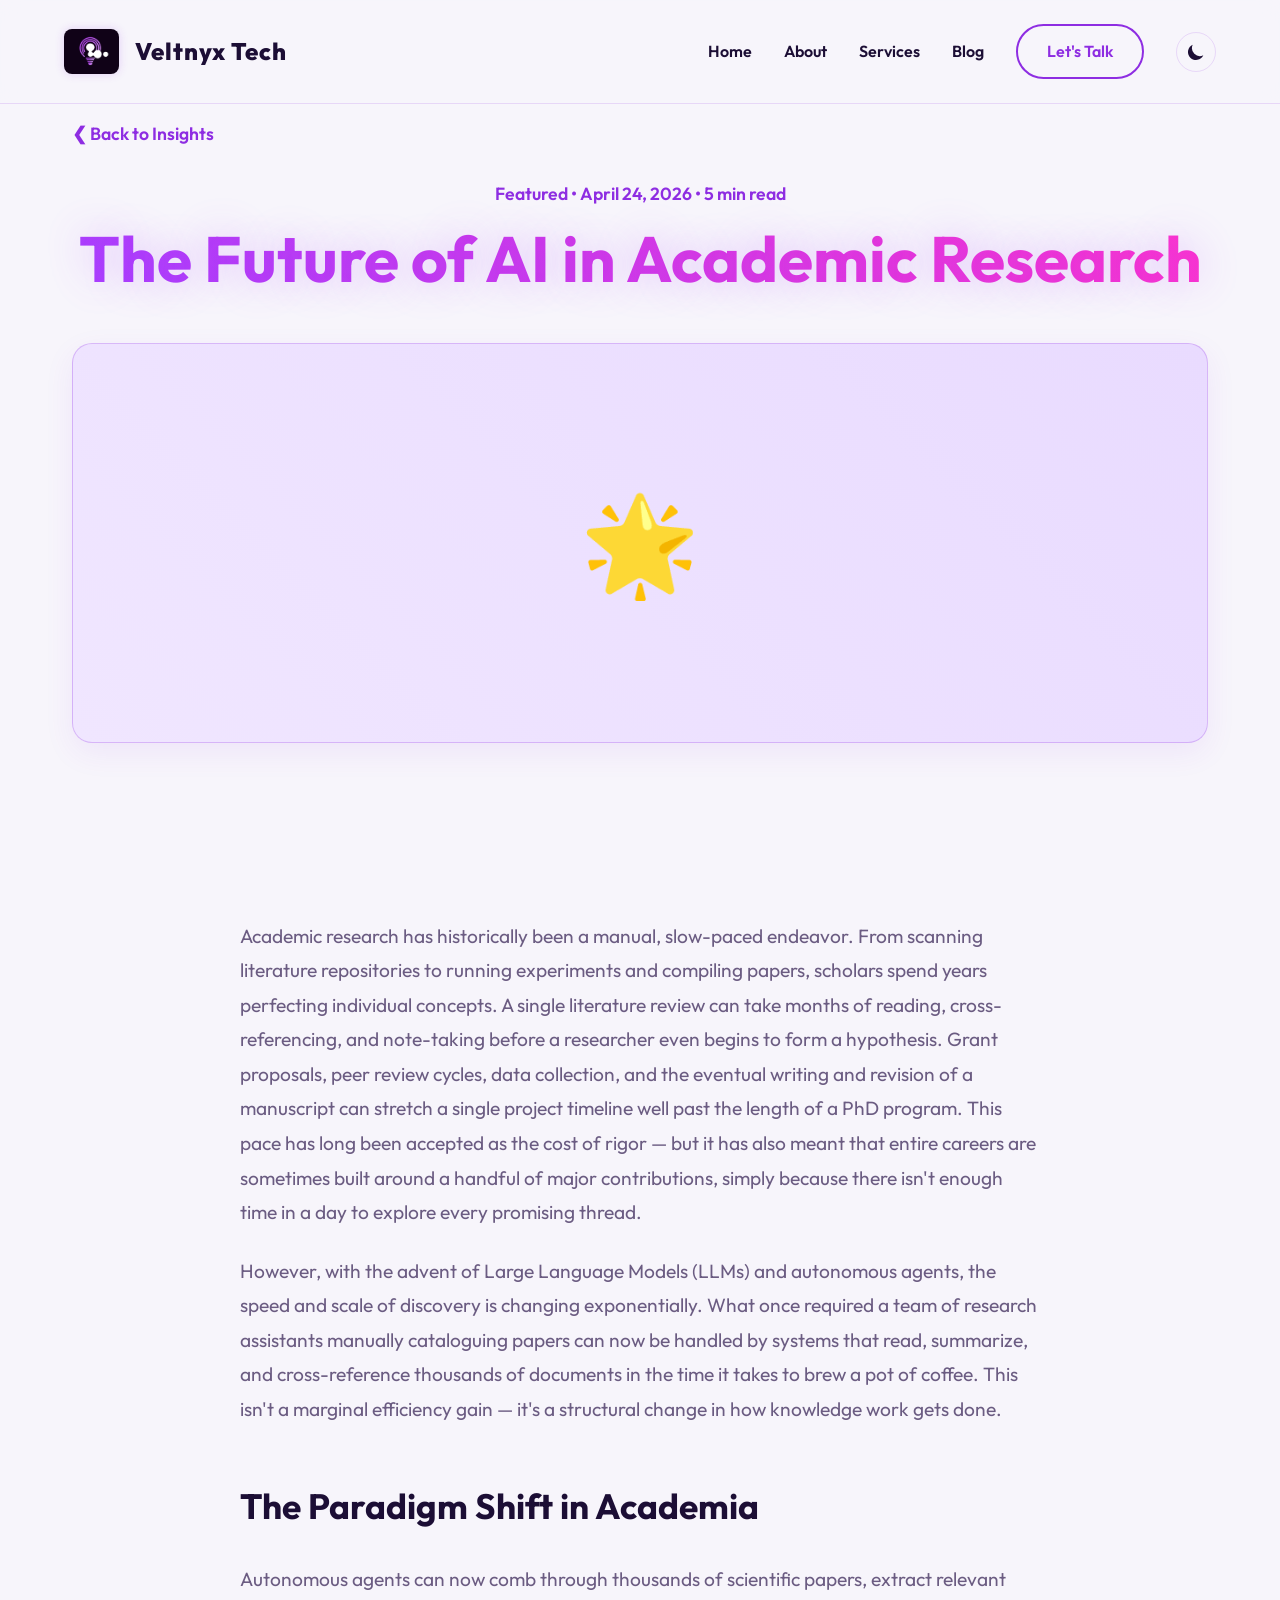
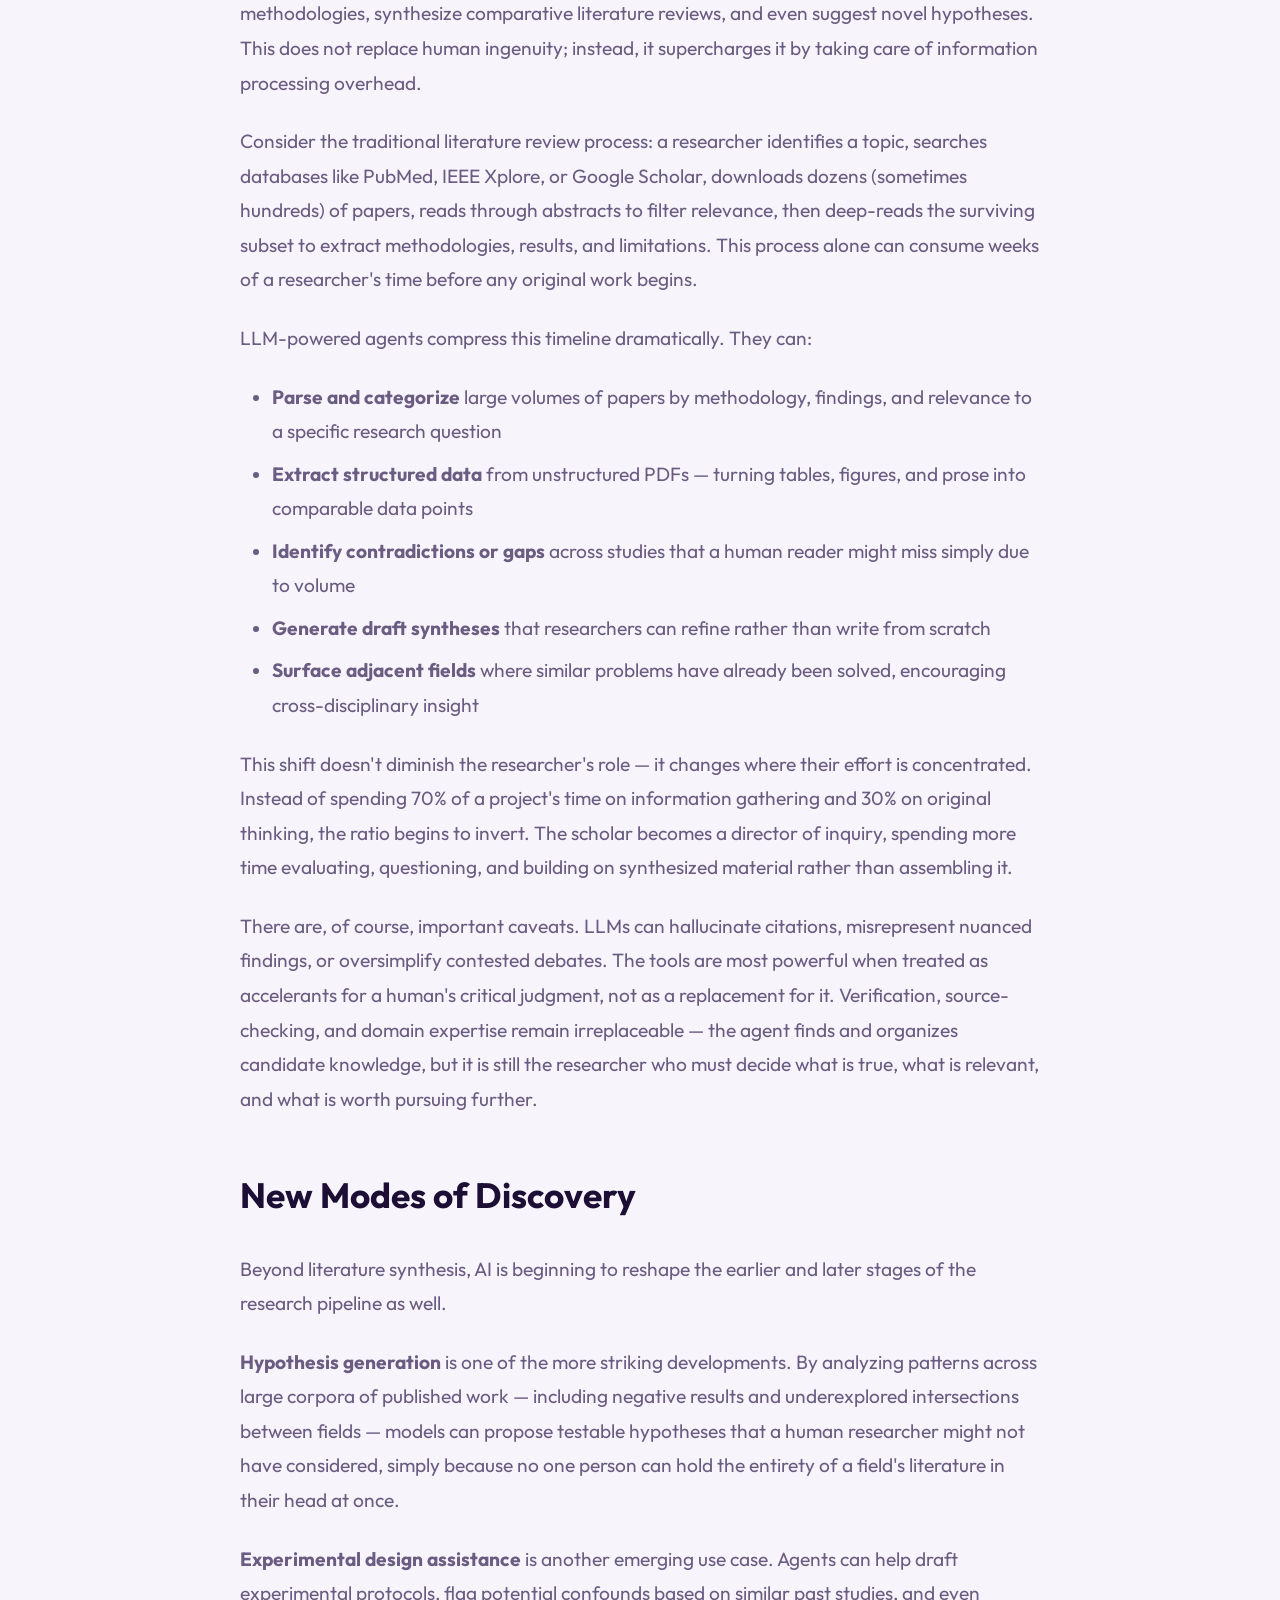
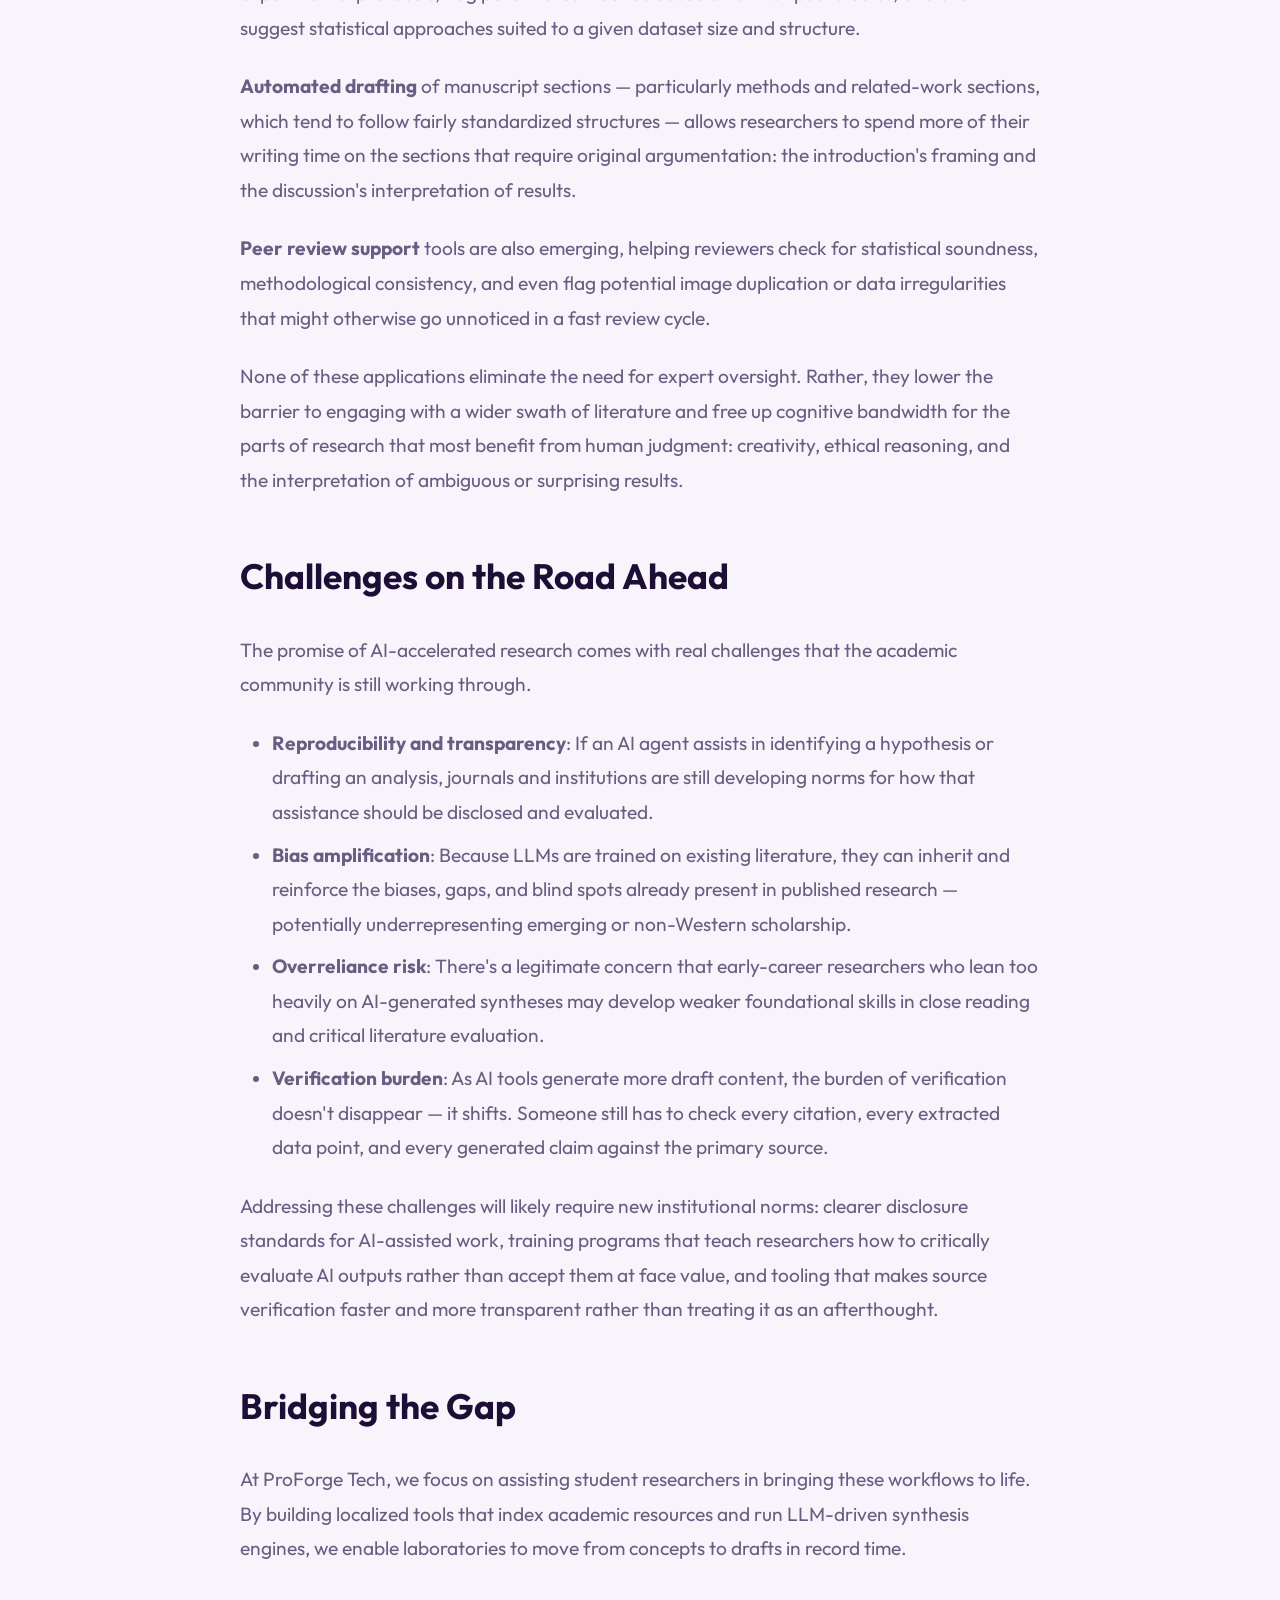
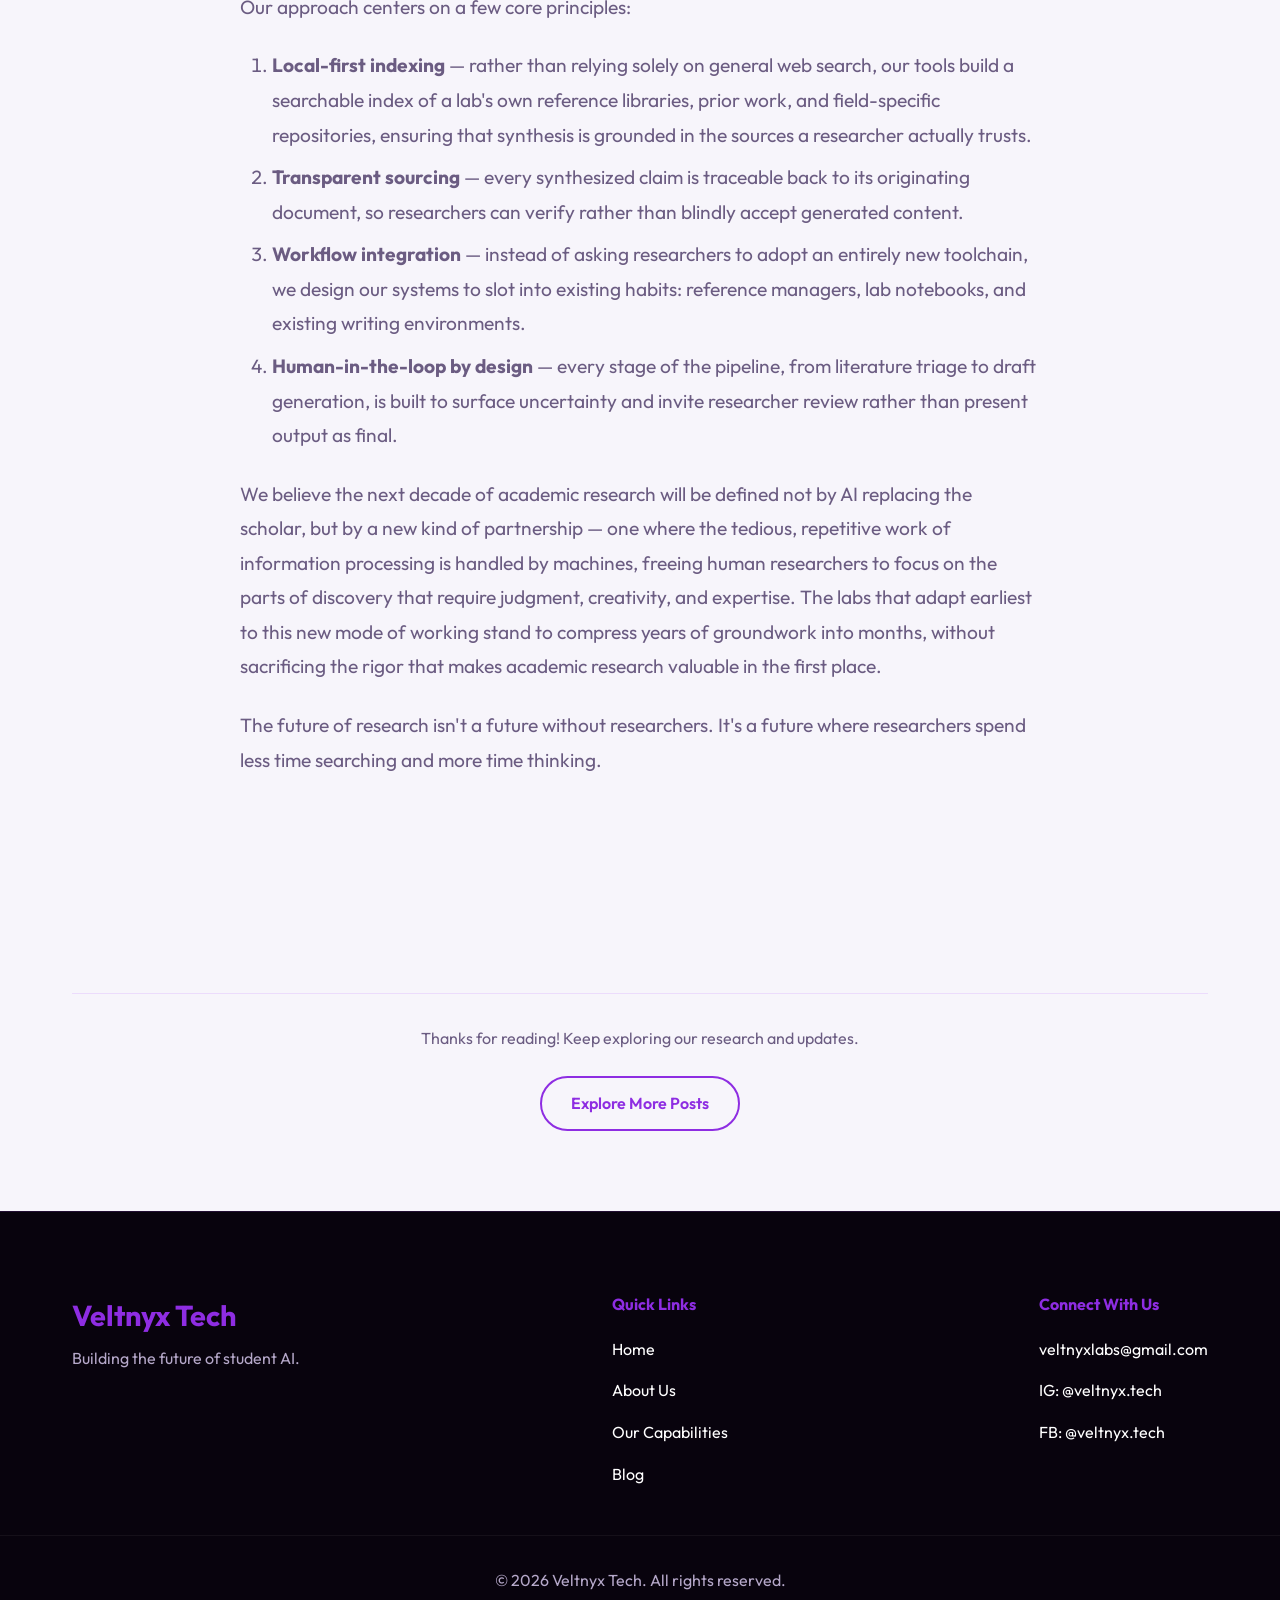
<file: blog/future-ai-academic-research/index.html>
<!DOCTYPE html>
<html lang="en">

<head>
    <meta charset="UTF-8">
    <meta name="viewport" content="width=device-width, initial-scale=1.0">
    
    <title>The Future of AI in Academic Research - Veltnyx Tech</title>
    <meta name="description" content="Discover how autonomous agents and advanced LLMs are fundamentally shifting the way academic research is conducted, analyzed, and published.">

    <!-- Open Graph / Facebook -->
    <meta property="og:type" content="article">
    <meta property="og:url" content="http://testserver/blog/future-ai-academic-research/">
    <meta property="og:title" content="The Future of AI in Academic Research - Veltnyx Tech">
    <meta property="og:description" content="Discover how autonomous agents and advanced LLMs are fundamentally shifting the way academic research is conducted, analyzed, and published.">
    <meta property="og:image" content="/static/seo_banner.png">

    <!-- Twitter -->
    <meta property="twitter:card" content="summary_large_image">
    <meta property="twitter:url" content="http://testserver/blog/future-ai-academic-research/">
    <meta property="twitter:title" content="The Future of AI in Academic Research - Veltnyx Tech">
    <meta property="twitter:description" content="Discover how autonomous agents and advanced LLMs are fundamentally shifting the way academic research is conducted, analyzed, and published.">
    <meta property="twitter:image" content="/static/seo_banner.png">


    <link href="https://fonts.googleapis.com/css2?family=Outfit:wght@300;400;600;800&display=swap" rel="stylesheet">
    <link rel="stylesheet" href="/static/styles.css?v=2">
    <script>
        // Check local storage or system preference to set initial theme on document element
        if (localStorage.getItem('theme') === 'light' || (!('theme' in localStorage) && window.matchMedia('(prefers-color-scheme: light)').matches)) {
            document.documentElement.classList.add('light-theme');
        } else {
            document.documentElement.classList.remove('light-theme');
        }
    </script>
</head>

<body>
    <header class="navbar">
        <div class="logo">
            <a href="/" style="display: flex; align-items: center; gap: 1rem; color: var(--text-main); text-decoration: none;">
                <img src="/static/placeholder_logo.png" alt="Veltnyx Tech Logo" id="brand-logo">
                <span>Veltnyx Tech</span>
            </a>
        </div>
        <nav>
            <a href="/#home">Home</a>
            <a href="/about/">About</a>
            <a href="/#services">Services</a>
            <a href="/blog/">Blog</a>
            <a href="#contact" class="btn btn-outline">Let's Talk</a>
            <!-- Theme Toggle Button -->
            <button id="theme-toggle" class="theme-toggle-btn" aria-label="Toggle Theme">
                <svg id="theme-toggle-dark-icon" class="theme-icon hidden" fill="currentColor" viewBox="0 0 20 20" xmlns="http://www.w3.org/2000/svg"><path d="M17.293 13.293A8 8 0 016.707 2.707a8.001 8.001 0 1010.586 10.586z"></path></svg>
                <svg id="theme-toggle-light-icon" class="theme-icon hidden" fill="currentColor" viewBox="0 0 20 20" xmlns="http://www.w3.org/2000/svg"><path d="M10 2a1 1 0 011 1v1a1 1 0 11-2 0V3a1 1 0 011-1zm4 8a4 4 0 11-8 0 4 4 0 018 0zm-.464 4.95l.707.707a1 1 0 001.414-1.414l-.707-.707a1 1 0 00-1.414 1.414zm2.12-10.607a1 1 0 010 1.414l-.706.707a1 1 0 11-1.414-1.414l.707-.707a1 1 0 011.414 0zM17 11a1 1 0 100-2h-1a1 1 0 100 2h1zm-7 4a1 1 0 011 1v1a1 1 0 11-2 0v-1a1 1 0 011-1zM5.05 6.464A1 1 0 106.46 5.05l-.707-.707a1 1 0 00-1.414 1.414l.707.707zm1.414 8.486l-.707.707a1 1 0 01-1.414-1.414l.707-.707a1 1 0 011.414 1.414zM4 11a1 1 0 100-2H3a1 1 0 000 2h1z" fill-rule="evenodd" clip-rule="evenodd"></path></svg>
            </button>
        </nav>
    </header>

    
<main style="padding-top: 120px; padding-bottom: 5rem;">
    <article class="container">
        <div style="margin-bottom: 2rem;">
            <a href="/blog/" style="display: inline-flex; align-items: center; gap: 0.5rem; color: var(--accent-primary); font-weight: 600; font-size: 1.1rem; hover: underline;">
                ❮ Back to Insights
            </a>
        </div>

        <header class="post-header">
            <p class="post-meta">
                Featured • April 24, 2026 • 5 min read
            </p>
            <h1 class="post-title glow-text highlight">The Future of AI in Academic Research</h1>
        </header>

        <div class="post-hero-image">
            <span>🌟</span>
        </div>

        <section class="post-content">
            <p>Academic research has historically been a manual, slow-paced endeavor. From scanning literature repositories to running experiments and compiling papers, scholars spend years perfecting individual concepts. A single literature review can take months of reading, cross-referencing, and note-taking before a researcher even begins to form a hypothesis. Grant proposals, peer review cycles, data collection, and the eventual writing and revision of a manuscript can stretch a single project timeline well past the length of a PhD program. This pace has long been accepted as the cost of rigor — but it has also meant that entire careers are sometimes built around a handful of major contributions, simply because there isn't enough time in a day to explore every promising thread.</p>

<p>However, with the advent of Large Language Models (LLMs) and autonomous agents, the speed and scale of discovery is changing exponentially. What once required a team of research assistants manually cataloguing papers can now be handled by systems that read, summarize, and cross-reference thousands of documents in the time it takes to brew a pot of coffee. This isn't a marginal efficiency gain — it's a structural change in how knowledge work gets done.</p>

<h2>The Paradigm Shift in Academia</h2>

<p>Autonomous agents can now comb through thousands of scientific papers, extract relevant methodologies, synthesize comparative literature reviews, and even suggest novel hypotheses. This does not replace human ingenuity; instead, it supercharges it by taking care of information processing overhead.</p>

<p>Consider the traditional literature review process: a researcher identifies a topic, searches databases like PubMed, IEEE Xplore, or Google Scholar, downloads dozens (sometimes hundreds) of papers, reads through abstracts to filter relevance, then deep-reads the surviving subset to extract methodologies, results, and limitations. This process alone can consume weeks of a researcher's time before any original work begins.</p>

<p>LLM-powered agents compress this timeline dramatically. They can:</p>

<ul>
  <li><strong>Parse and categorize</strong> large volumes of papers by methodology, findings, and relevance to a specific research question</li>
  <li><strong>Extract structured data</strong> from unstructured PDFs — turning tables, figures, and prose into comparable data points</li>
  <li><strong>Identify contradictions or gaps</strong> across studies that a human reader might miss simply due to volume</li>
  <li><strong>Generate draft syntheses</strong> that researchers can refine rather than write from scratch</li>
  <li><strong>Surface adjacent fields</strong> where similar problems have already been solved, encouraging cross-disciplinary insight</li>
</ul>

<p>This shift doesn't diminish the researcher's role — it changes where their effort is concentrated. Instead of spending 70% of a project's time on information gathering and 30% on original thinking, the ratio begins to invert. The scholar becomes a director of inquiry, spending more time evaluating, questioning, and building on synthesized material rather than assembling it.</p>

<p>There are, of course, important caveats. LLMs can hallucinate citations, misrepresent nuanced findings, or oversimplify contested debates. The tools are most powerful when treated as accelerants for a human's critical judgment, not as a replacement for it. Verification, source-checking, and domain expertise remain irreplaceable — the agent finds and organizes candidate knowledge, but it is still the researcher who must decide what is true, what is relevant, and what is worth pursuing further.</p>

<h2>New Modes of Discovery</h2>

<p>Beyond literature synthesis, AI is beginning to reshape the earlier and later stages of the research pipeline as well.</p>

<p><strong>Hypothesis generation</strong> is one of the more striking developments. By analyzing patterns across large corpora of published work — including negative results and underexplored intersections between fields — models can propose testable hypotheses that a human researcher might not have considered, simply because no one person can hold the entirety of a field's literature in their head at once.</p>

<p><strong>Experimental design assistance</strong> is another emerging use case. Agents can help draft experimental protocols, flag potential confounds based on similar past studies, and even suggest statistical approaches suited to a given dataset size and structure.</p>

<p><strong>Automated drafting</strong> of manuscript sections — particularly methods and related-work sections, which tend to follow fairly standardized structures — allows researchers to spend more of their writing time on the sections that require original argumentation: the introduction's framing and the discussion's interpretation of results.</p>

<p><strong>Peer review support</strong> tools are also emerging, helping reviewers check for statistical soundness, methodological consistency, and even flag potential image duplication or data irregularities that might otherwise go unnoticed in a fast review cycle.</p>

<p>None of these applications eliminate the need for expert oversight. Rather, they lower the barrier to engaging with a wider swath of literature and free up cognitive bandwidth for the parts of research that most benefit from human judgment: creativity, ethical reasoning, and the interpretation of ambiguous or surprising results.</p>

<h2>Challenges on the Road Ahead</h2>

<p>The promise of AI-accelerated research comes with real challenges that the academic community is still working through.</p>

<ul>
  <li><strong>Reproducibility and transparency</strong>: If an AI agent assists in identifying a hypothesis or drafting an analysis, journals and institutions are still developing norms for how that assistance should be disclosed and evaluated.</li>
  <li><strong>Bias amplification</strong>: Because LLMs are trained on existing literature, they can inherit and reinforce the biases, gaps, and blind spots already present in published research — potentially underrepresenting emerging or non-Western scholarship.</li>
  <li><strong>Overreliance risk</strong>: There's a legitimate concern that early-career researchers who lean too heavily on AI-generated syntheses may develop weaker foundational skills in close reading and critical literature evaluation.</li>
  <li><strong>Verification burden</strong>: As AI tools generate more draft content, the burden of verification doesn't disappear — it shifts. Someone still has to check every citation, every extracted data point, and every generated claim against the primary source.</li>
</ul>

<p>Addressing these challenges will likely require new institutional norms: clearer disclosure standards for AI-assisted work, training programs that teach researchers how to critically evaluate AI outputs rather than accept them at face value, and tooling that makes source verification faster and more transparent rather than treating it as an afterthought.</p>

<h2>Bridging the Gap</h2>

<p>At ProForge Tech, we focus on assisting student researchers in bringing these workflows to life. By building localized tools that index academic resources and run LLM-driven synthesis engines, we enable laboratories to move from concepts to drafts in record time.</p>

<p>Our approach centers on a few core principles:</p>

<ol>
  <li><strong>Local-first indexing</strong> — rather than relying solely on general web search, our tools build a searchable index of a lab's own reference libraries, prior work, and field-specific repositories, ensuring that synthesis is grounded in the sources a researcher actually trusts.</li>
  <li><strong>Transparent sourcing</strong> — every synthesized claim is traceable back to its originating document, so researchers can verify rather than blindly accept generated content.</li>
  <li><strong>Workflow integration</strong> — instead of asking researchers to adopt an entirely new toolchain, we design our systems to slot into existing habits: reference managers, lab notebooks, and existing writing environments.</li>
  <li><strong>Human-in-the-loop by design</strong> — every stage of the pipeline, from literature triage to draft generation, is built to surface uncertainty and invite researcher review rather than present output as final.</li>
</ol>

<p>We believe the next decade of academic research will be defined not by AI replacing the scholar, but by a new kind of partnership — one where the tedious, repetitive work of information processing is handled by machines, freeing human researchers to focus on the parts of discovery that require judgment, creativity, and expertise. The labs that adapt earliest to this new mode of working stand to compress years of groundwork into months, without sacrificing the rigor that makes academic research valuable in the first place.</p>

<p>The future of research isn't a future without researchers. It's a future where researchers spend less time searching and more time thinking.</p>
        </section>

        <div style="margin-top: 5rem; padding-top: 2rem; border-top: 1px solid rgba(175, 77, 255, 0.15); text-align: center;">
            <p style="color: var(--text-muted); margin-bottom: 1.5rem;">Thanks for reading! Keep exploring our research and updates.</p>
            <a href="/blog/" class="btn btn-outline">Explore More Posts</a>
        </div>
    </article>
</main>


    <footer id="contact">
        <div class="container footer-content">
            <div class="footer-brand">
                <h3>Veltnyx Tech</h3>
                <p>Building the future of student AI.</p>
            </div>
            <div class="footer-links">
                <h4 style="color: var(--accent-primary); margin-bottom: 0.2rem;">Quick Links</h4>
                <a href="/#home">Home</a>
                <a href="/about/">About Us</a>
                <a href="/#services">Our Capabilities</a>
                <a href="/blog/">Blog</a>
            </div>
            <div class="footer-links">
                <h4 style="color: var(--accent-primary); margin-bottom: 0.2rem;">Connect With Us</h4>
                <a href="mailto:veltnyxlabs@gmail.com">veltnyxlabs@gmail.com</a>
                <a href="https://instagram.com/veltnyx.tech" target="_blank" rel="noopener noreferrer">IG: @veltnyx.tech</a>
                <a href="https://facebook.com/veltnyx.tech" target="_blank" rel="noopener noreferrer">FB: @veltnyx.tech</a>
            </div>
        </div>
        <div class="footer-bottom">
            <p>&copy; 2026 Veltnyx Tech. All rights reserved.</p>
        </div>
    </footer>

    <script src="/static/script.js?v=2"></script>
    
</body>

</html>
</file>
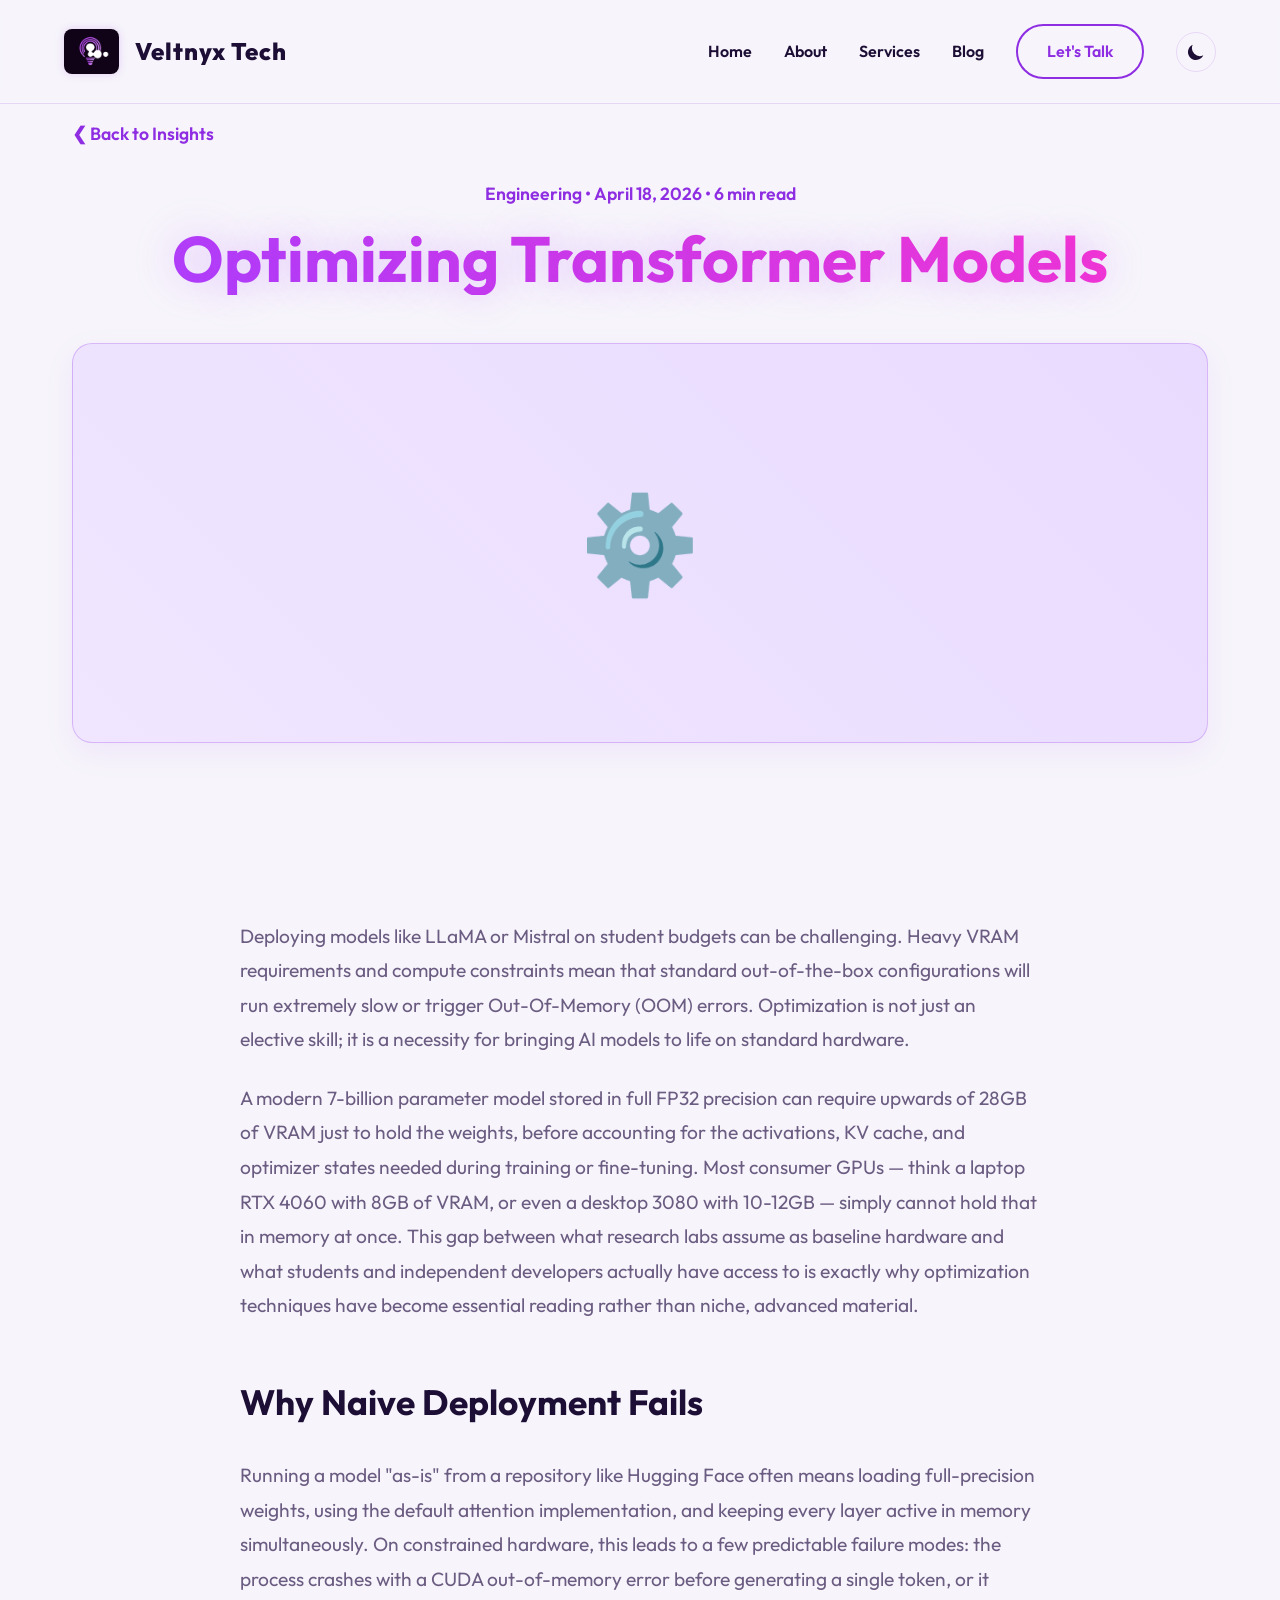
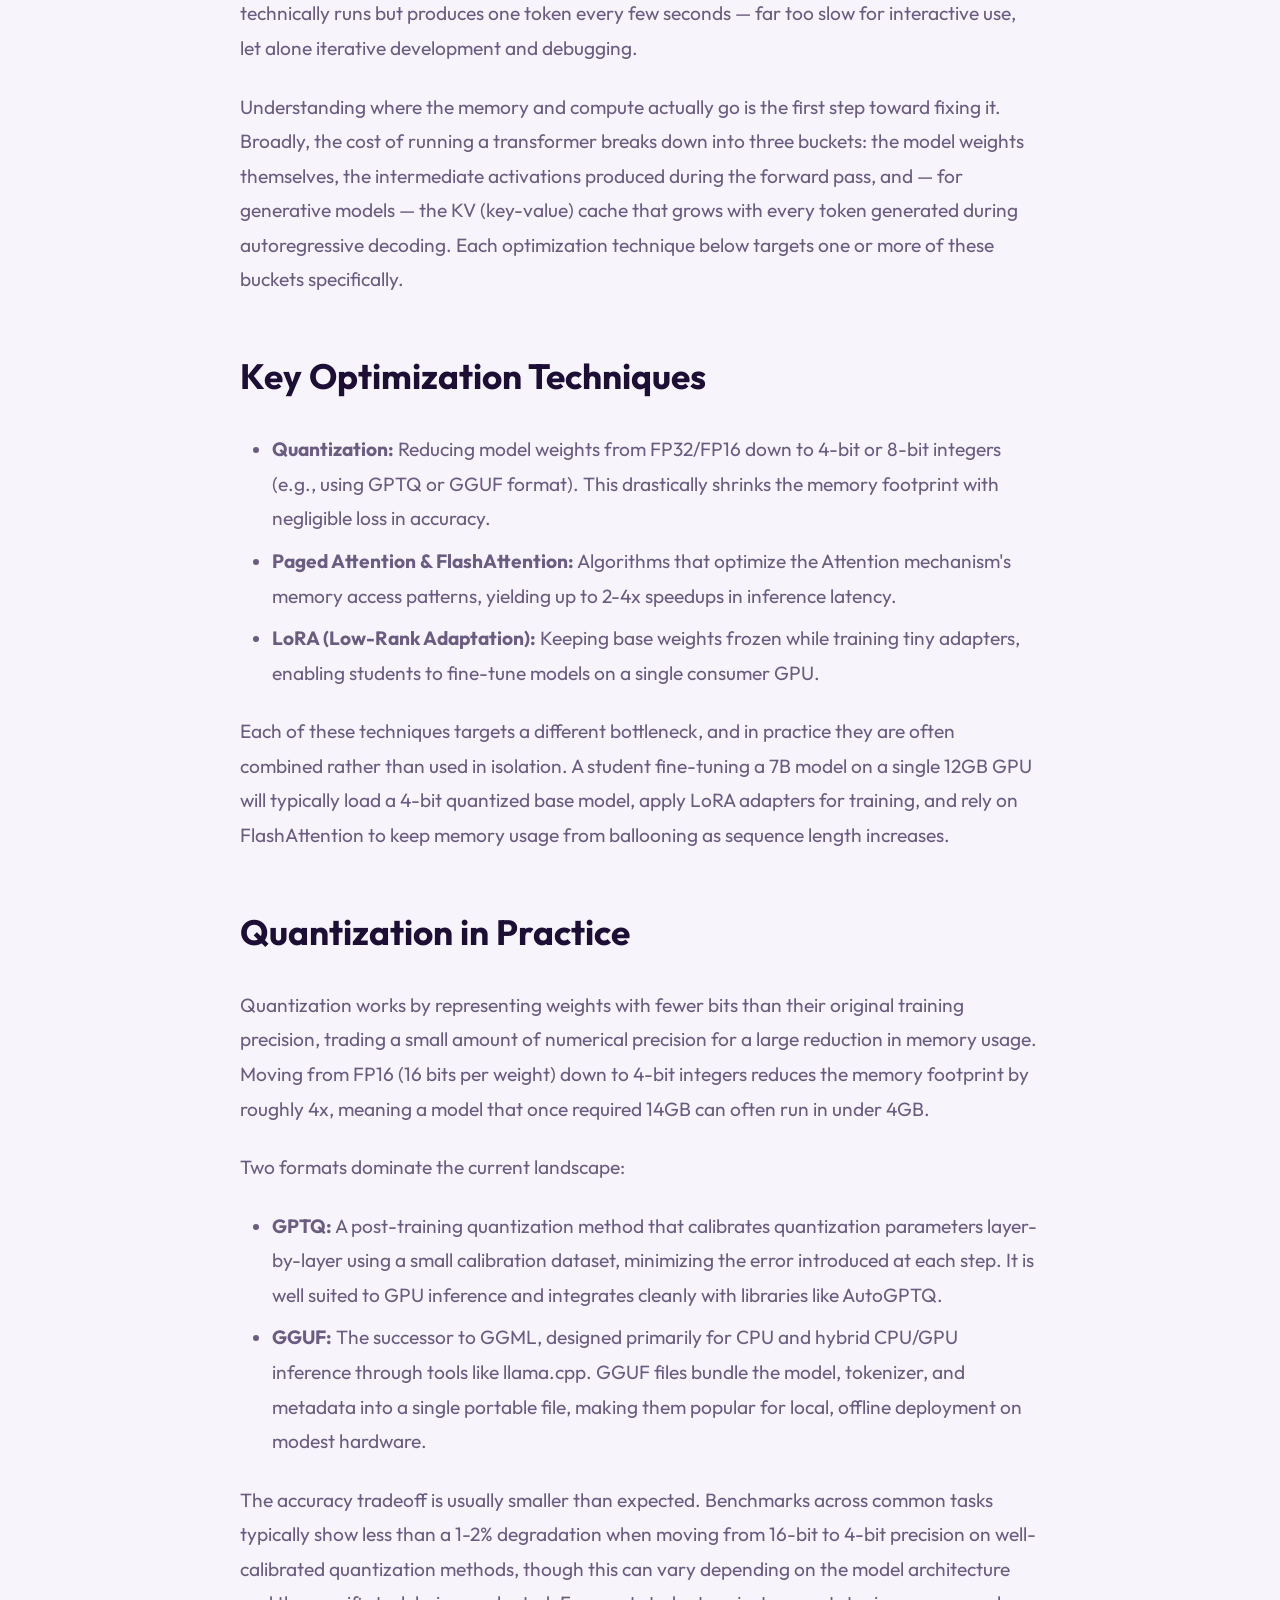
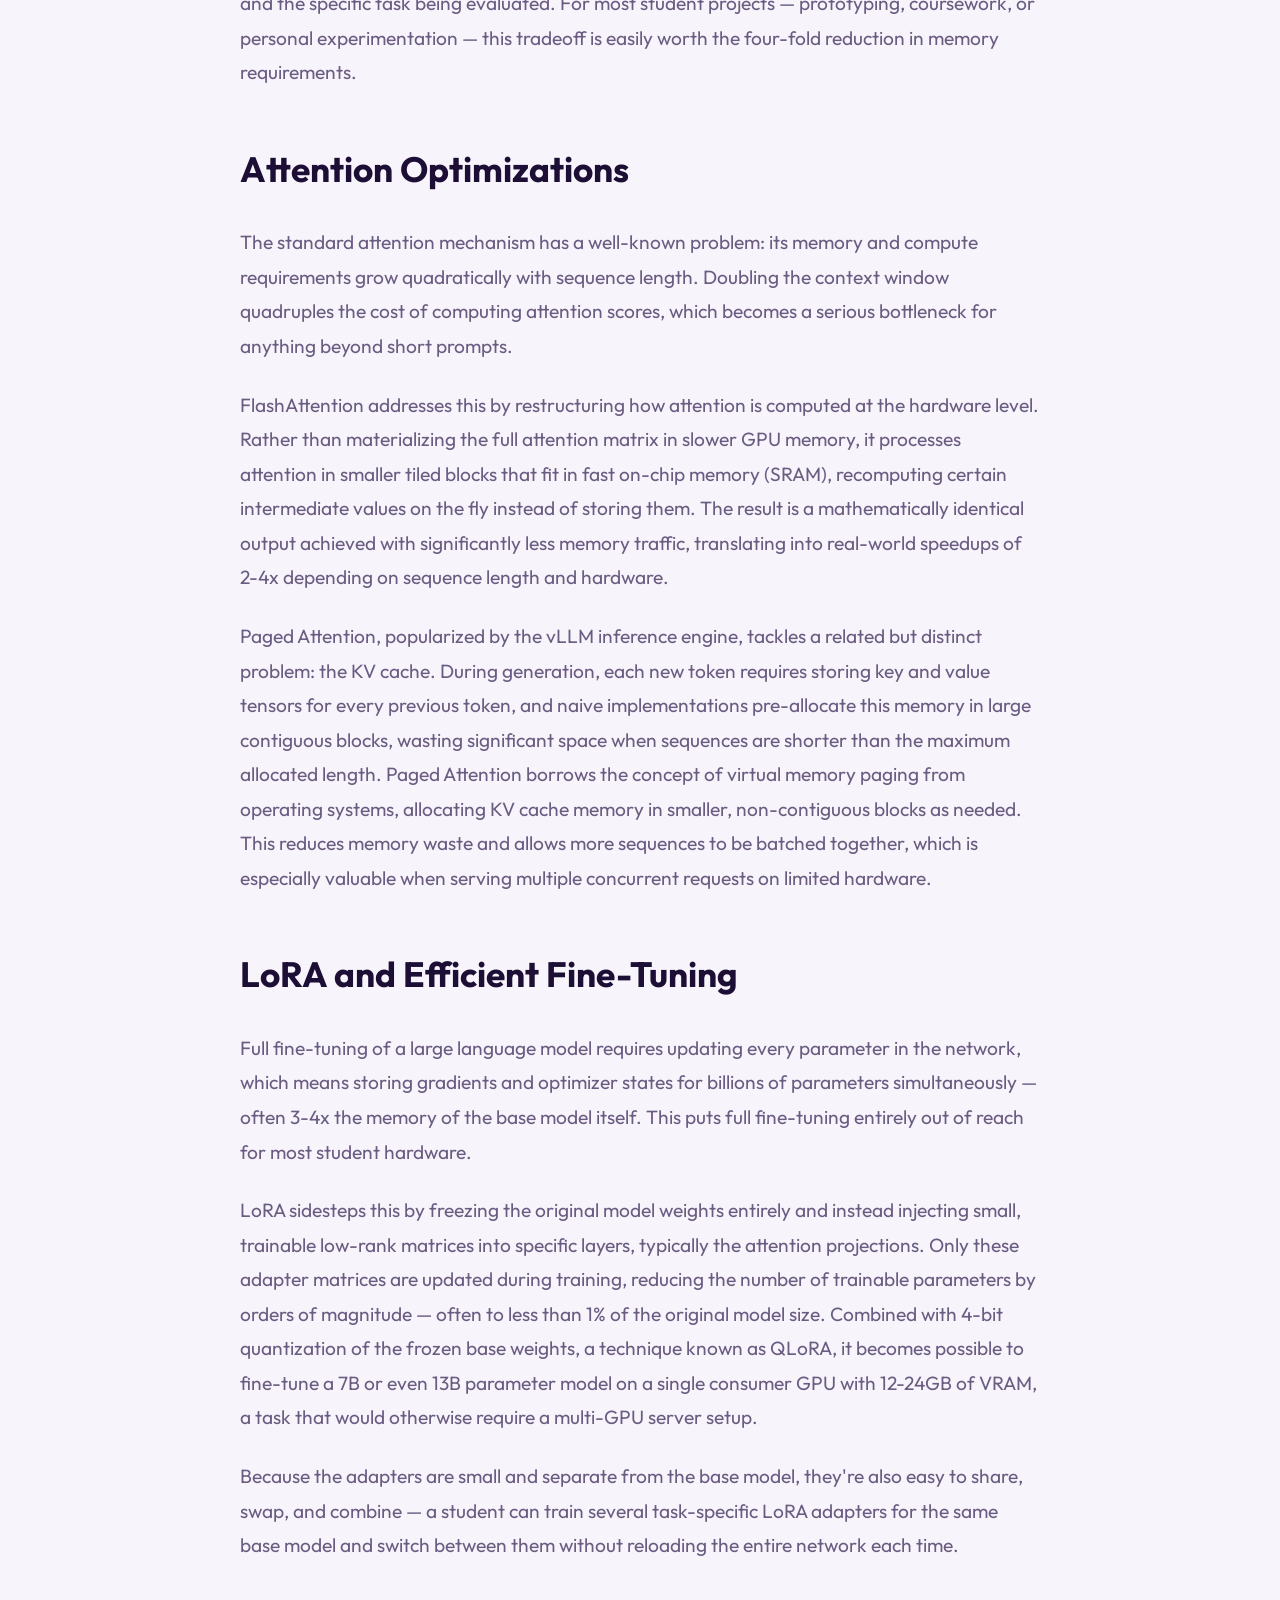
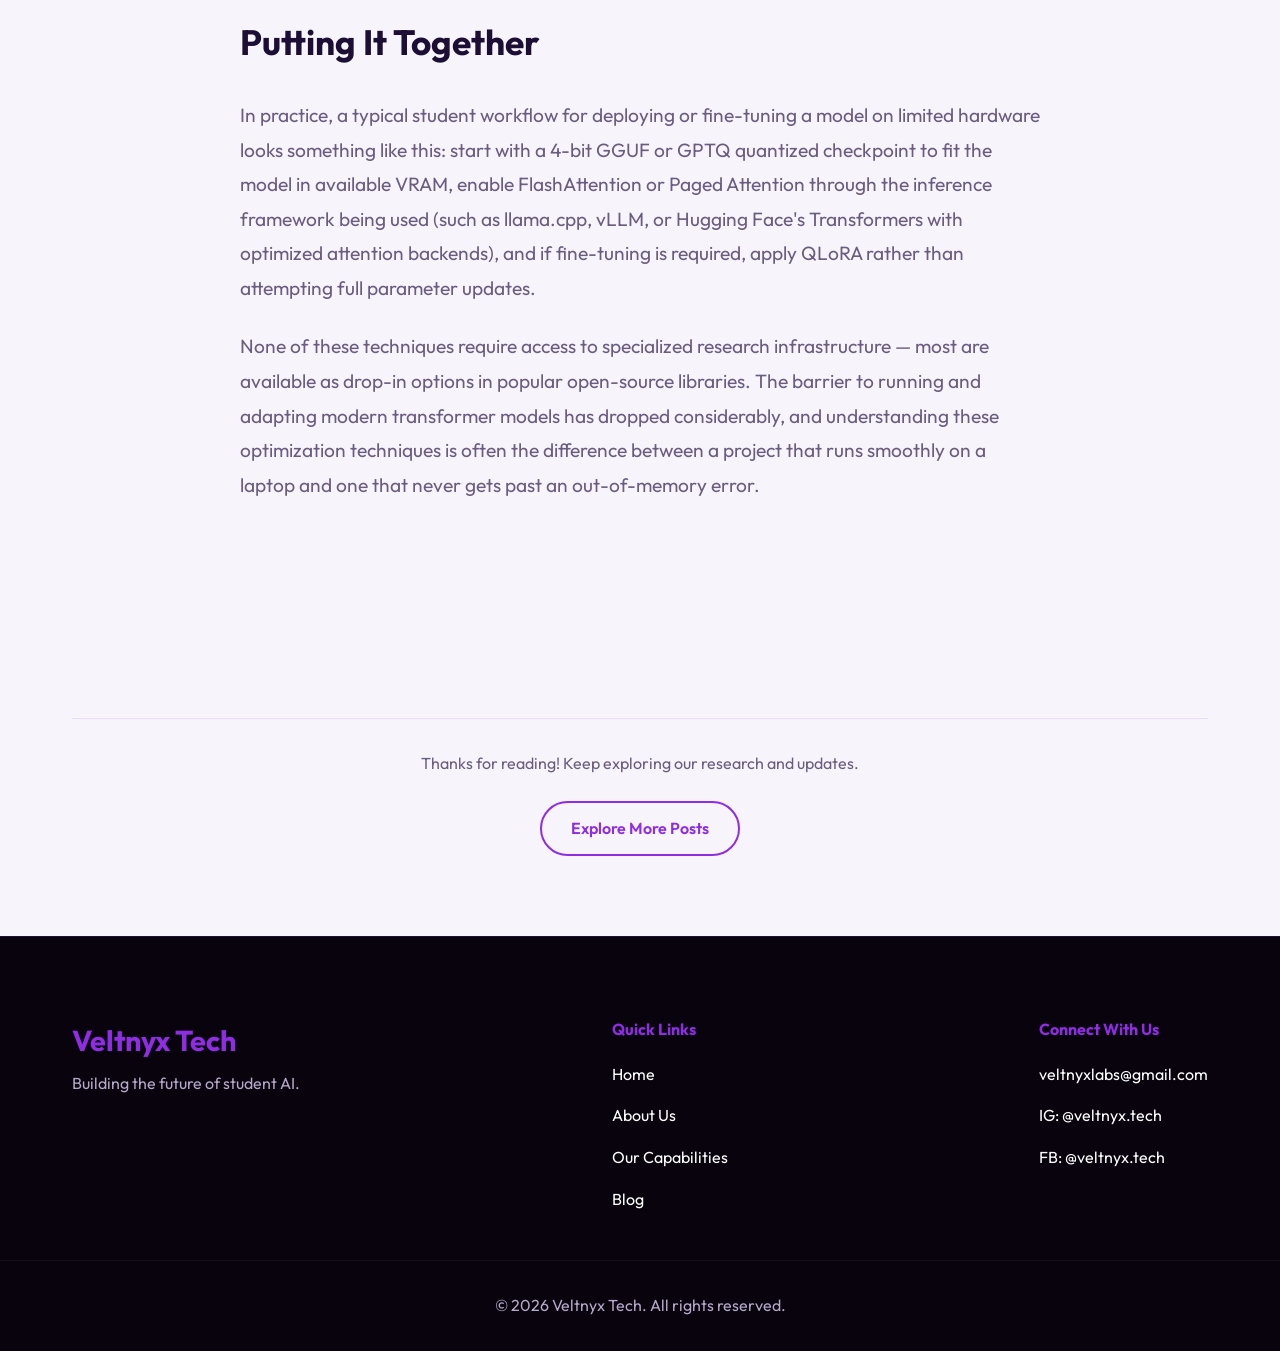
<file: blog/optimizing-transformer-models/index.html>
<!DOCTYPE html>
<html lang="en">

<head>
    <meta charset="UTF-8">
    <meta name="viewport" content="width=device-width, initial-scale=1.0">
    
    <title>Optimizing Transformer Models - Veltnyx Tech</title>
    <meta name="description" content="A deep dive into techniques for reducing memory overhead and inference latency when running large transformer models on consumer hardware.">

    <!-- Open Graph / Facebook -->
    <meta property="og:type" content="article">
    <meta property="og:url" content="http://testserver/blog/optimizing-transformer-models/">
    <meta property="og:title" content="Optimizing Transformer Models - Veltnyx Tech">
    <meta property="og:description" content="A deep dive into techniques for reducing memory overhead and inference latency when running large transformer models on consumer hardware.">
    <meta property="og:image" content="/static/seo_banner.png">

    <!-- Twitter -->
    <meta property="twitter:card" content="summary_large_image">
    <meta property="twitter:url" content="http://testserver/blog/optimizing-transformer-models/">
    <meta property="twitter:title" content="Optimizing Transformer Models - Veltnyx Tech">
    <meta property="twitter:description" content="A deep dive into techniques for reducing memory overhead and inference latency when running large transformer models on consumer hardware.">
    <meta property="twitter:image" content="/static/seo_banner.png">


    <link href="https://fonts.googleapis.com/css2?family=Outfit:wght@300;400;600;800&display=swap" rel="stylesheet">
    <link rel="stylesheet" href="/static/styles.css?v=2">
    <script>
        // Check local storage or system preference to set initial theme on document element
        if (localStorage.getItem('theme') === 'light' || (!('theme' in localStorage) && window.matchMedia('(prefers-color-scheme: light)').matches)) {
            document.documentElement.classList.add('light-theme');
        } else {
            document.documentElement.classList.remove('light-theme');
        }
    </script>
</head>

<body>
    <header class="navbar">
        <div class="logo">
            <a href="/" style="display: flex; align-items: center; gap: 1rem; color: var(--text-main); text-decoration: none;">
                <img src="/static/placeholder_logo.png" alt="Veltnyx Tech Logo" id="brand-logo">
                <span>Veltnyx Tech</span>
            </a>
        </div>
        <nav>
            <a href="/#home">Home</a>
            <a href="/about/">About</a>
            <a href="/#services">Services</a>
            <a href="/blog/">Blog</a>
            <a href="#contact" class="btn btn-outline">Let's Talk</a>
            <!-- Theme Toggle Button -->
            <button id="theme-toggle" class="theme-toggle-btn" aria-label="Toggle Theme">
                <svg id="theme-toggle-dark-icon" class="theme-icon hidden" fill="currentColor" viewBox="0 0 20 20" xmlns="http://www.w3.org/2000/svg"><path d="M17.293 13.293A8 8 0 016.707 2.707a8.001 8.001 0 1010.586 10.586z"></path></svg>
                <svg id="theme-toggle-light-icon" class="theme-icon hidden" fill="currentColor" viewBox="0 0 20 20" xmlns="http://www.w3.org/2000/svg"><path d="M10 2a1 1 0 011 1v1a1 1 0 11-2 0V3a1 1 0 011-1zm4 8a4 4 0 11-8 0 4 4 0 018 0zm-.464 4.95l.707.707a1 1 0 001.414-1.414l-.707-.707a1 1 0 00-1.414 1.414zm2.12-10.607a1 1 0 010 1.414l-.706.707a1 1 0 11-1.414-1.414l.707-.707a1 1 0 011.414 0zM17 11a1 1 0 100-2h-1a1 1 0 100 2h1zm-7 4a1 1 0 011 1v1a1 1 0 11-2 0v-1a1 1 0 011-1zM5.05 6.464A1 1 0 106.46 5.05l-.707-.707a1 1 0 00-1.414 1.414l.707.707zm1.414 8.486l-.707.707a1 1 0 01-1.414-1.414l.707-.707a1 1 0 011.414 1.414zM4 11a1 1 0 100-2H3a1 1 0 000 2h1z" fill-rule="evenodd" clip-rule="evenodd"></path></svg>
            </button>
        </nav>
    </header>

    
<main style="padding-top: 120px; padding-bottom: 5rem;">
    <article class="container">
        <div style="margin-bottom: 2rem;">
            <a href="/blog/" style="display: inline-flex; align-items: center; gap: 0.5rem; color: var(--accent-primary); font-weight: 600; font-size: 1.1rem; hover: underline;">
                ❮ Back to Insights
            </a>
        </div>

        <header class="post-header">
            <p class="post-meta">
                Engineering • April 18, 2026 • 6 min read
            </p>
            <h1 class="post-title glow-text highlight">Optimizing Transformer Models</h1>
        </header>

        <div class="post-hero-image">
            <span>⚙️</span>
        </div>

        <section class="post-content">
            <p>Deploying models like LLaMA or Mistral on student budgets can be challenging. Heavy VRAM requirements and compute constraints mean that standard out-of-the-box configurations will run extremely slow or trigger Out-Of-Memory (OOM) errors. Optimization is not just an elective skill; it is a necessity for bringing AI models to life on standard hardware.</p>

<p>A modern 7-billion parameter model stored in full FP32 precision can require upwards of 28GB of VRAM just to hold the weights, before accounting for the activations, KV cache, and optimizer states needed during training or fine-tuning. Most consumer GPUs — think a laptop RTX 4060 with 8GB of VRAM, or even a desktop 3080 with 10-12GB — simply cannot hold that in memory at once. This gap between what research labs assume as baseline hardware and what students and independent developers actually have access to is exactly why optimization techniques have become essential reading rather than niche, advanced material.</p>

<h2>Why Naive Deployment Fails</h2>

<p>Running a model "as-is" from a repository like Hugging Face often means loading full-precision weights, using the default attention implementation, and keeping every layer active in memory simultaneously. On constrained hardware, this leads to a few predictable failure modes: the process crashes with a CUDA out-of-memory error before generating a single token, or it technically runs but produces one token every few seconds — far too slow for interactive use, let alone iterative development and debugging.</p>

<p>Understanding where the memory and compute actually go is the first step toward fixing it. Broadly, the cost of running a transformer breaks down into three buckets: the model weights themselves, the intermediate activations produced during the forward pass, and — for generative models — the KV (key-value) cache that grows with every token generated during autoregressive decoding. Each optimization technique below targets one or more of these buckets specifically.</p>

<h2>Key Optimization Techniques</h2>

<ul>
    <li><strong>Quantization:</strong> Reducing model weights from FP32/FP16 down to 4-bit or 8-bit integers (e.g., using GPTQ or GGUF format). This drastically shrinks the memory footprint with negligible loss in accuracy.</li>
    <li><strong>Paged Attention & FlashAttention:</strong> Algorithms that optimize the Attention mechanism's memory access patterns, yielding up to 2-4x speedups in inference latency.</li>
    <li><strong>LoRA (Low-Rank Adaptation):</strong> Keeping base weights frozen while training tiny adapters, enabling students to fine-tune models on a single consumer GPU.</li>
</ul>

<p>Each of these techniques targets a different bottleneck, and in practice they are often combined rather than used in isolation. A student fine-tuning a 7B model on a single 12GB GPU will typically load a 4-bit quantized base model, apply LoRA adapters for training, and rely on FlashAttention to keep memory usage from ballooning as sequence length increases.</p>

<h2>Quantization in Practice</h2>

<p>Quantization works by representing weights with fewer bits than their original training precision, trading a small amount of numerical precision for a large reduction in memory usage. Moving from FP16 (16 bits per weight) down to 4-bit integers reduces the memory footprint by roughly 4x, meaning a model that once required 14GB can often run in under 4GB.</p>

<p>Two formats dominate the current landscape:</p>

<ul>
    <li><strong>GPTQ:</strong> A post-training quantization method that calibrates quantization parameters layer-by-layer using a small calibration dataset, minimizing the error introduced at each step. It is well suited to GPU inference and integrates cleanly with libraries like AutoGPTQ.</li>
    <li><strong>GGUF:</strong> The successor to GGML, designed primarily for CPU and hybrid CPU/GPU inference through tools like llama.cpp. GGUF files bundle the model, tokenizer, and metadata into a single portable file, making them popular for local, offline deployment on modest hardware.</li>
</ul>

<p>The accuracy tradeoff is usually smaller than expected. Benchmarks across common tasks typically show less than a 1-2% degradation when moving from 16-bit to 4-bit precision on well-calibrated quantization methods, though this can vary depending on the model architecture and the specific task being evaluated. For most student projects — prototyping, coursework, or personal experimentation — this tradeoff is easily worth the four-fold reduction in memory requirements.</p>

<h2>Attention Optimizations</h2>

<p>The standard attention mechanism has a well-known problem: its memory and compute requirements grow quadratically with sequence length. Doubling the context window quadruples the cost of computing attention scores, which becomes a serious bottleneck for anything beyond short prompts.</p>

<p>FlashAttention addresses this by restructuring how attention is computed at the hardware level. Rather than materializing the full attention matrix in slower GPU memory, it processes attention in smaller tiled blocks that fit in fast on-chip memory (SRAM), recomputing certain intermediate values on the fly instead of storing them. The result is a mathematically identical output achieved with significantly less memory traffic, translating into real-world speedups of 2-4x depending on sequence length and hardware.</p>

<p>Paged Attention, popularized by the vLLM inference engine, tackles a related but distinct problem: the KV cache. During generation, each new token requires storing key and value tensors for every previous token, and naive implementations pre-allocate this memory in large contiguous blocks, wasting significant space when sequences are shorter than the maximum allocated length. Paged Attention borrows the concept of virtual memory paging from operating systems, allocating KV cache memory in smaller, non-contiguous blocks as needed. This reduces memory waste and allows more sequences to be batched together, which is especially valuable when serving multiple concurrent requests on limited hardware.</p>

<h2>LoRA and Efficient Fine-Tuning</h2>

<p>Full fine-tuning of a large language model requires updating every parameter in the network, which means storing gradients and optimizer states for billions of parameters simultaneously — often 3-4x the memory of the base model itself. This puts full fine-tuning entirely out of reach for most student hardware.</p>

<p>LoRA sidesteps this by freezing the original model weights entirely and instead injecting small, trainable low-rank matrices into specific layers, typically the attention projections. Only these adapter matrices are updated during training, reducing the number of trainable parameters by orders of magnitude — often to less than 1% of the original model size. Combined with 4-bit quantization of the frozen base weights, a technique known as QLoRA, it becomes possible to fine-tune a 7B or even 13B parameter model on a single consumer GPU with 12-24GB of VRAM, a task that would otherwise require a multi-GPU server setup.</p>

<p>Because the adapters are small and separate from the base model, they're also easy to share, swap, and combine — a student can train several task-specific LoRA adapters for the same base model and switch between them without reloading the entire network each time.</p>

<h2>Putting It Together</h2>

<p>In practice, a typical student workflow for deploying or fine-tuning a model on limited hardware looks something like this: start with a 4-bit GGUF or GPTQ quantized checkpoint to fit the model in available VRAM, enable FlashAttention or Paged Attention through the inference framework being used (such as llama.cpp, vLLM, or Hugging Face's Transformers with optimized attention backends), and if fine-tuning is required, apply QLoRA rather than attempting full parameter updates.</p>

<p>None of these techniques require access to specialized research infrastructure — most are available as drop-in options in popular open-source libraries. The barrier to running and adapting modern transformer models has dropped considerably, and understanding these optimization techniques is often the difference between a project that runs smoothly on a laptop and one that never gets past an out-of-memory error.</p>
        </section>

        <div style="margin-top: 5rem; padding-top: 2rem; border-top: 1px solid rgba(175, 77, 255, 0.15); text-align: center;">
            <p style="color: var(--text-muted); margin-bottom: 1.5rem;">Thanks for reading! Keep exploring our research and updates.</p>
            <a href="/blog/" class="btn btn-outline">Explore More Posts</a>
        </div>
    </article>
</main>


    <footer id="contact">
        <div class="container footer-content">
            <div class="footer-brand">
                <h3>Veltnyx Tech</h3>
                <p>Building the future of student AI.</p>
            </div>
            <div class="footer-links">
                <h4 style="color: var(--accent-primary); margin-bottom: 0.2rem;">Quick Links</h4>
                <a href="/#home">Home</a>
                <a href="/about/">About Us</a>
                <a href="/#services">Our Capabilities</a>
                <a href="/blog/">Blog</a>
            </div>
            <div class="footer-links">
                <h4 style="color: var(--accent-primary); margin-bottom: 0.2rem;">Connect With Us</h4>
                <a href="mailto:veltnyxlabs@gmail.com">veltnyxlabs@gmail.com</a>
                <a href="https://instagram.com/veltnyx.tech" target="_blank" rel="noopener noreferrer">IG: @veltnyx.tech</a>
                <a href="https://facebook.com/veltnyx.tech" target="_blank" rel="noopener noreferrer">FB: @veltnyx.tech</a>
            </div>
        </div>
        <div class="footer-bottom">
            <p>&copy; 2026 Veltnyx Tech. All rights reserved.</p>
        </div>
    </footer>

    <script src="/static/script.js?v=2"></script>
    
</body>

</html>
</file>
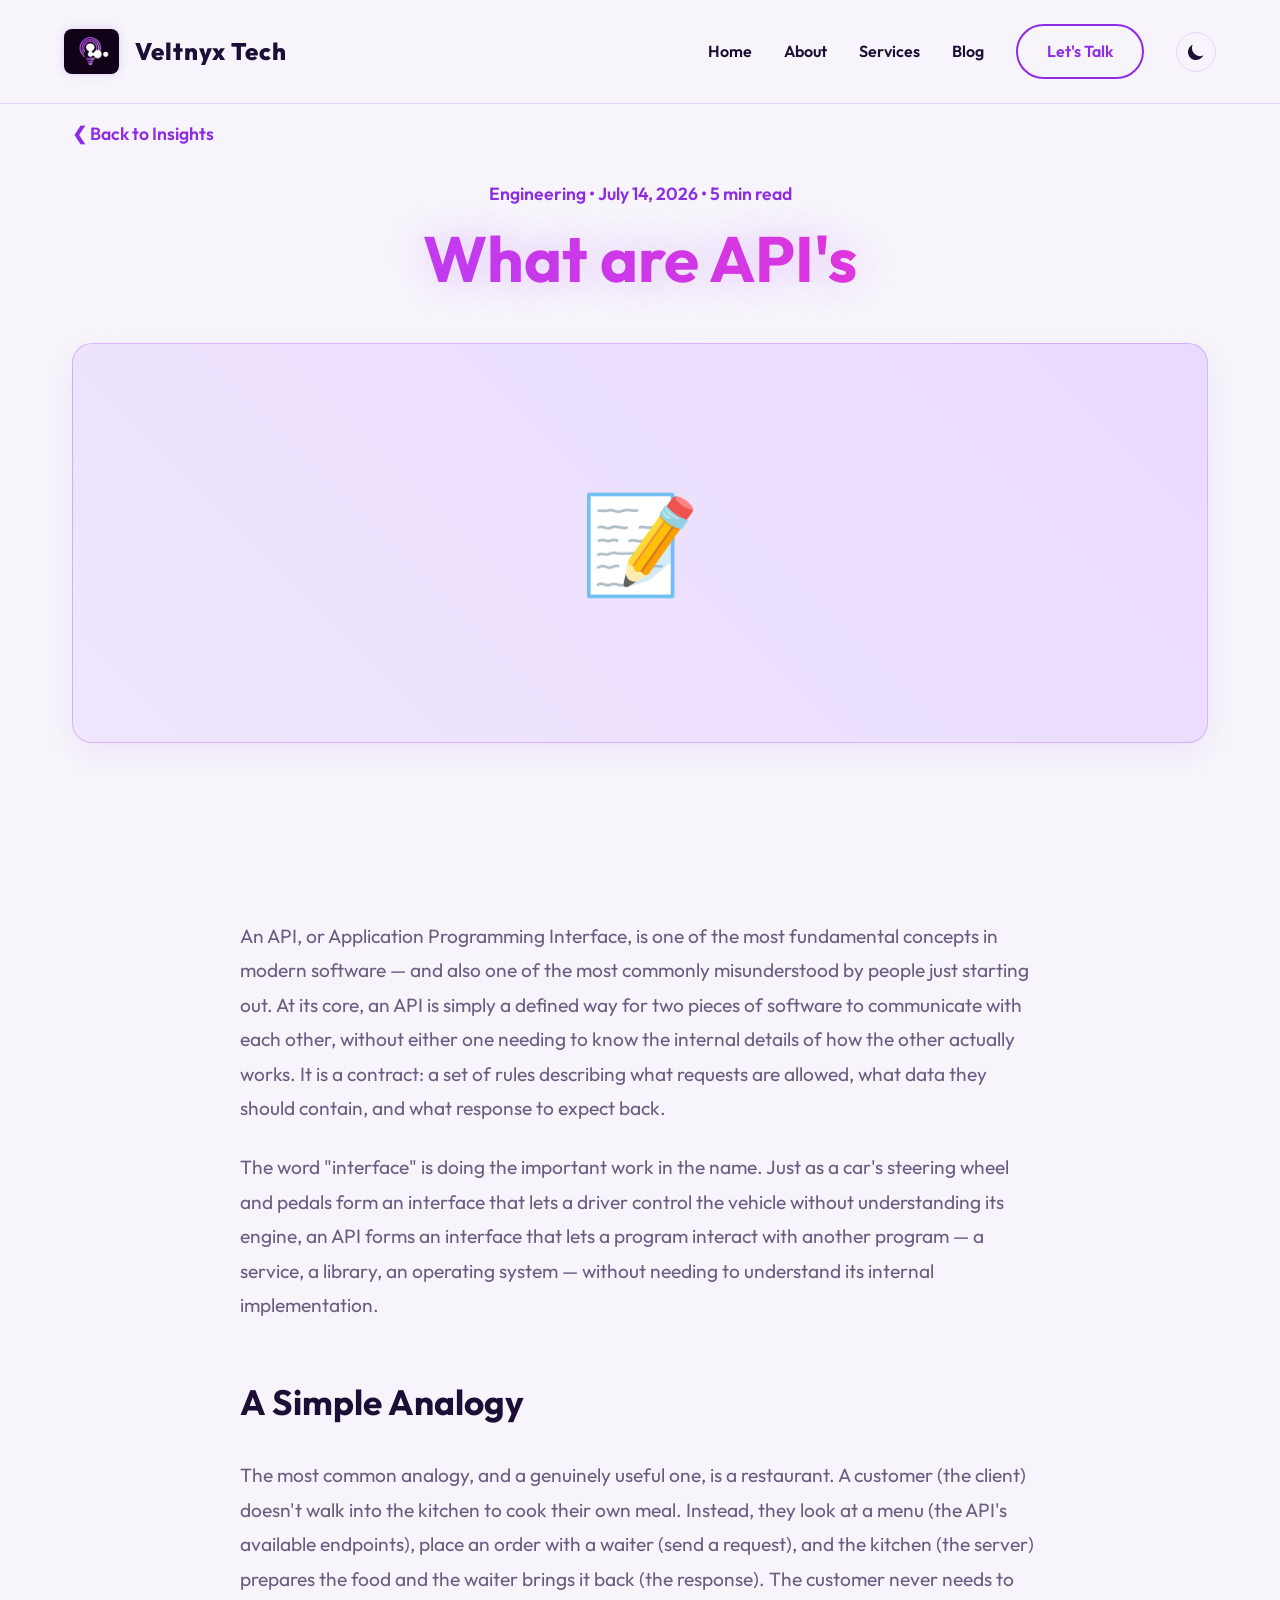
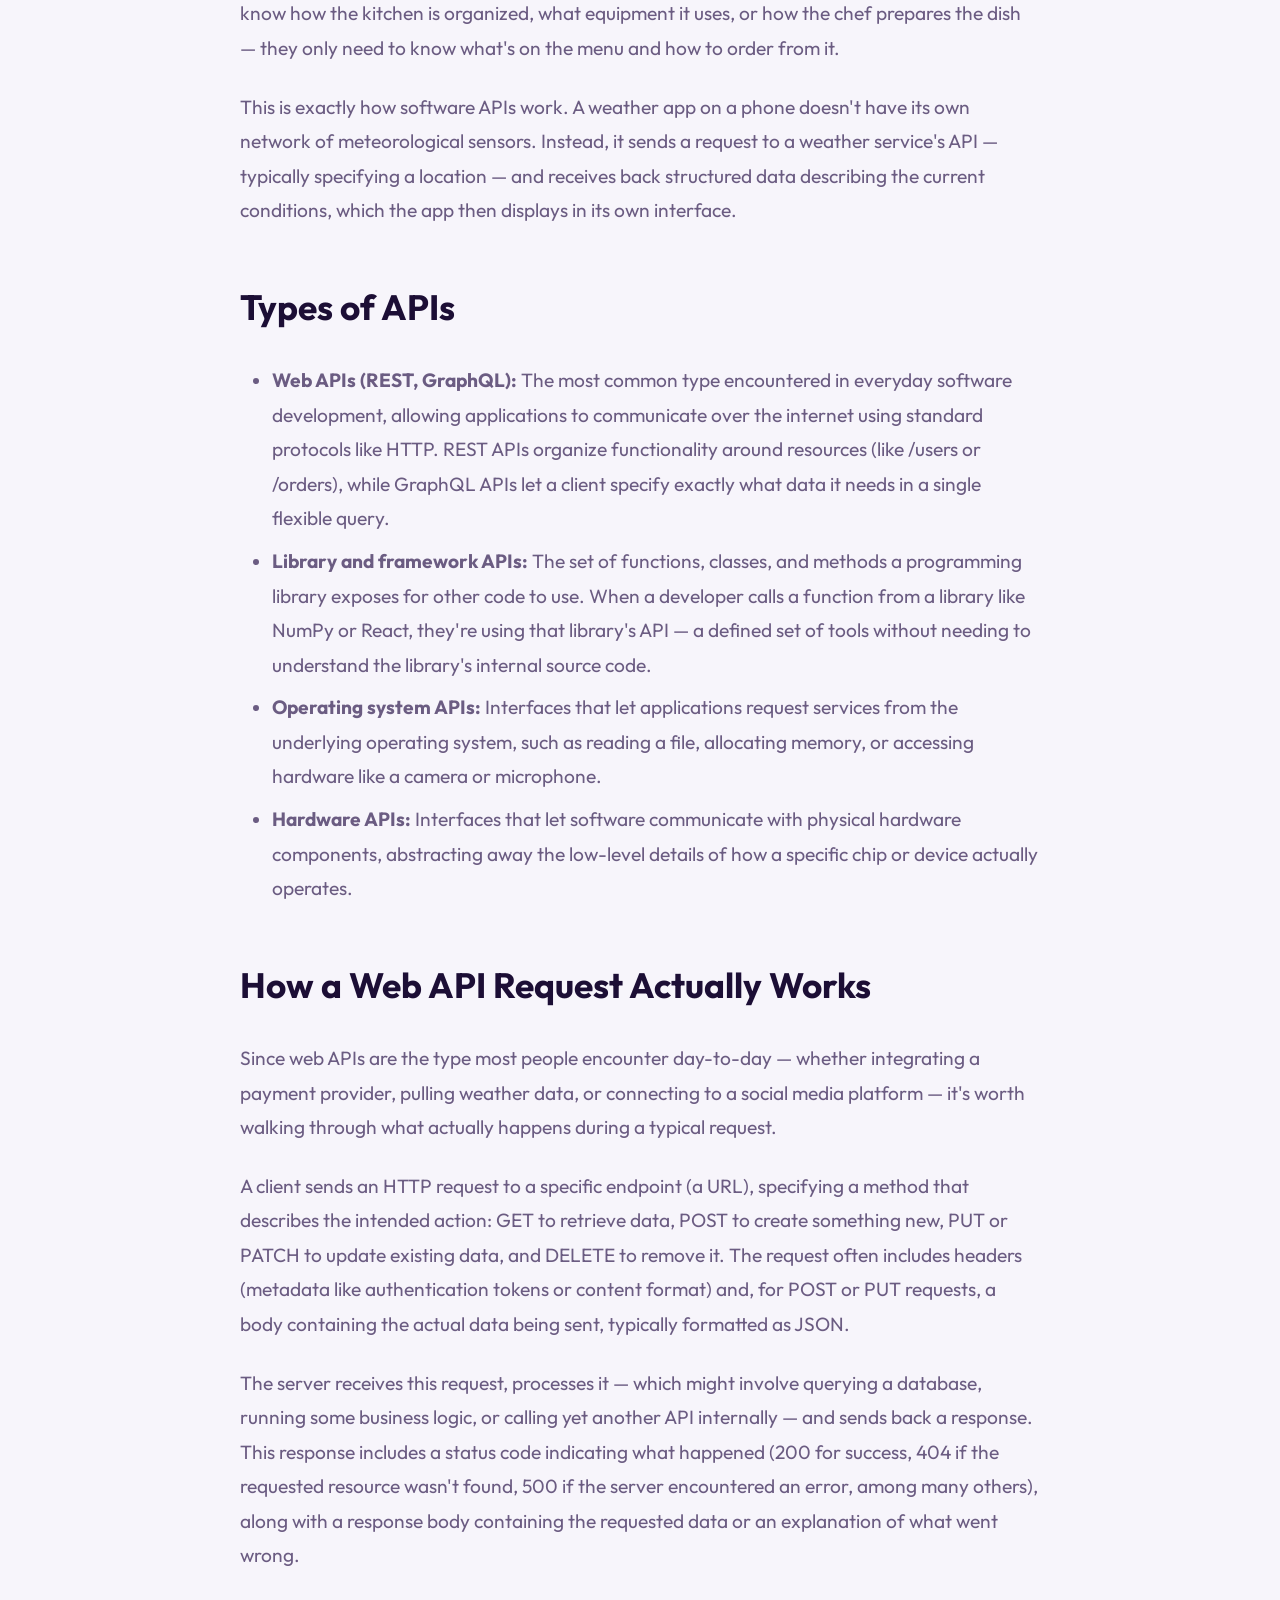
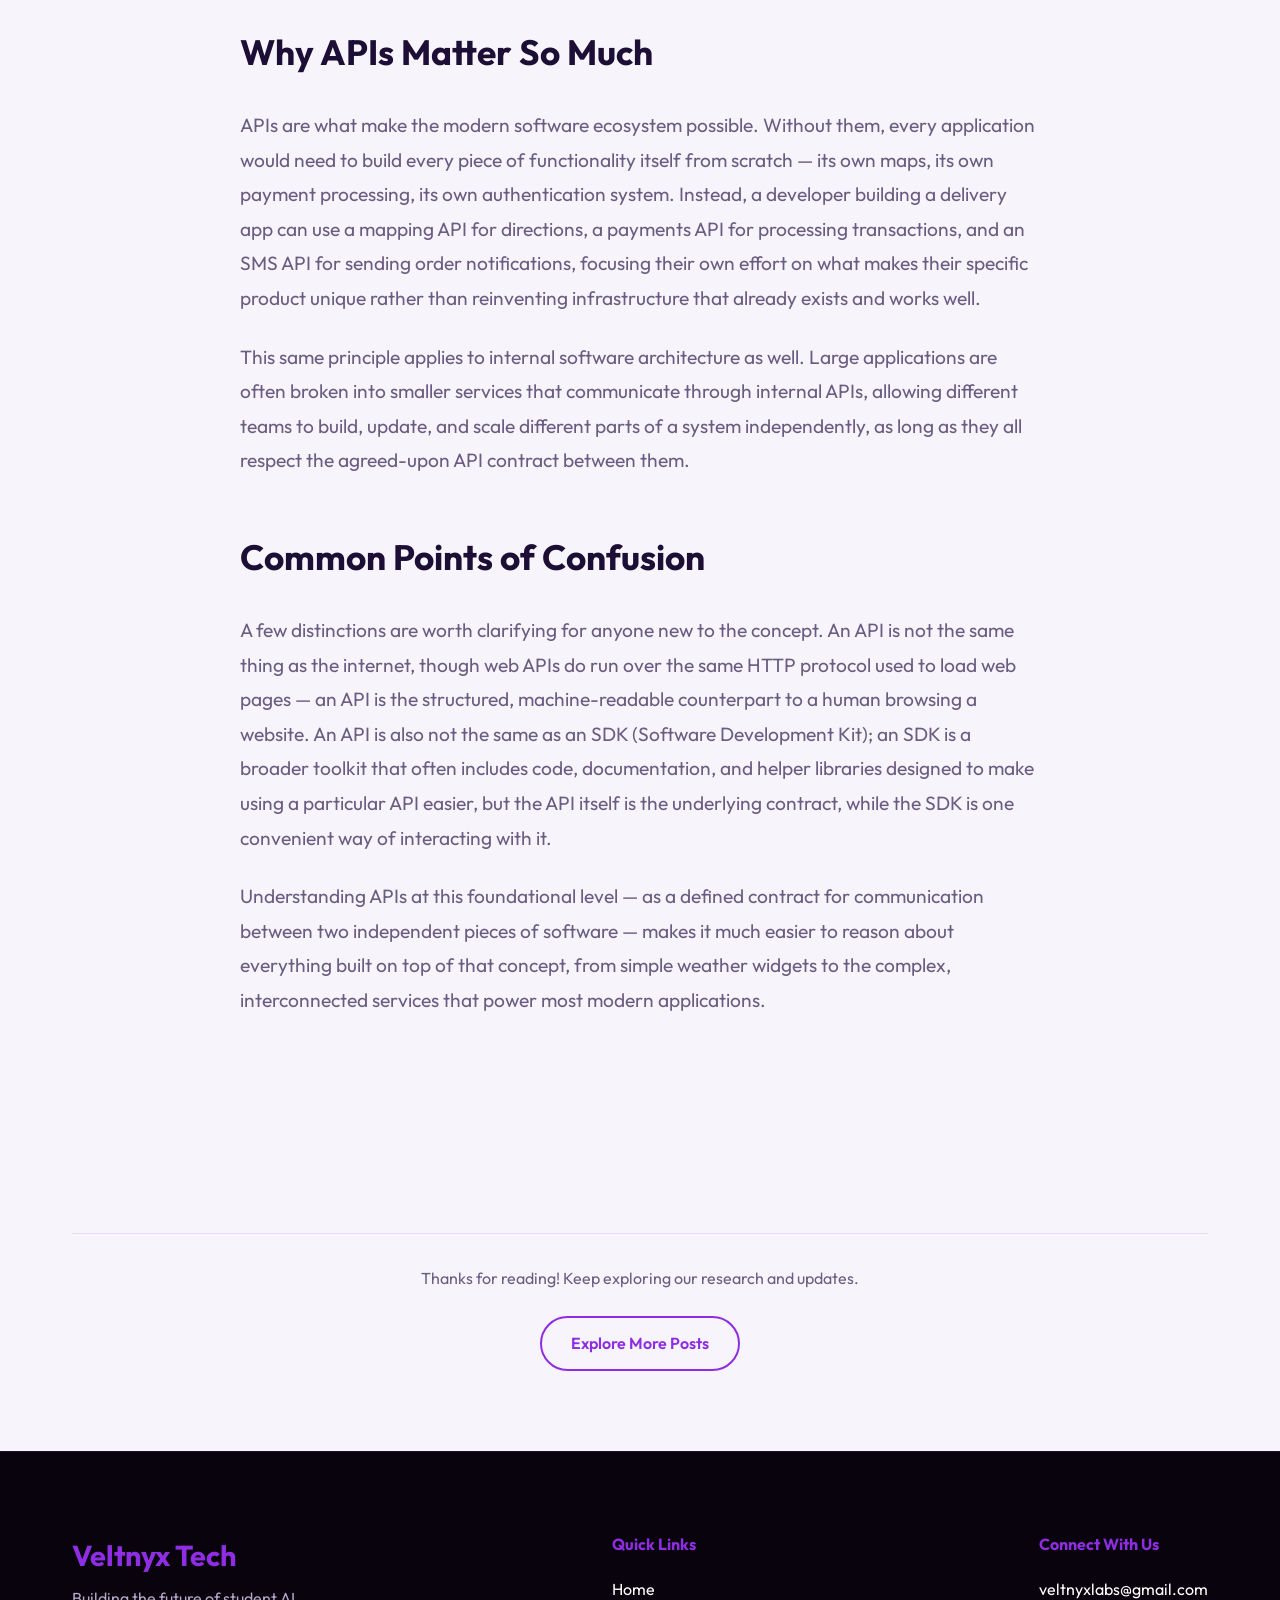
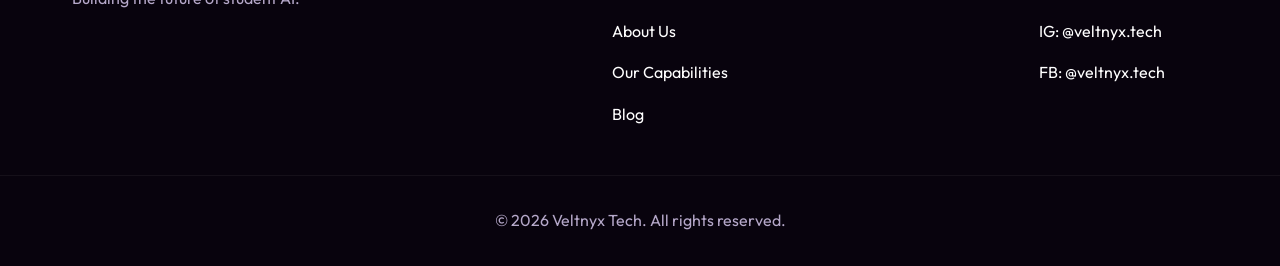
<file: blog/what-are-apis/index.html>
<!DOCTYPE html>
<html lang="en">

<head>
    <meta charset="UTF-8">
    <meta name="viewport" content="width=device-width, initial-scale=1.0">
    
    <title>What are API&#x27;s - Veltnyx Tech</title>
    <meta name="description" content="Understanding APIs is a foundational level concept needed for communication between two independent pieces of software">

    <!-- Open Graph / Facebook -->
    <meta property="og:type" content="article">
    <meta property="og:url" content="http://testserver/blog/what-are-apis/">
    <meta property="og:title" content="What are API&#x27;s - Veltnyx Tech">
    <meta property="og:description" content="Understanding APIs is a foundational level concept needed for communication between two independent pieces of software">
    <meta property="og:image" content="/static/seo_banner.png">

    <!-- Twitter -->
    <meta property="twitter:card" content="summary_large_image">
    <meta property="twitter:url" content="http://testserver/blog/what-are-apis/">
    <meta property="twitter:title" content="What are API&#x27;s - Veltnyx Tech">
    <meta property="twitter:description" content="Understanding APIs is a foundational level concept needed for communication between two independent pieces of software">
    <meta property="twitter:image" content="/static/seo_banner.png">


    <link href="https://fonts.googleapis.com/css2?family=Outfit:wght@300;400;600;800&display=swap" rel="stylesheet">
    <link rel="stylesheet" href="/static/styles.css?v=2">
    <script>
        // Check local storage or system preference to set initial theme on document element
        if (localStorage.getItem('theme') === 'light' || (!('theme' in localStorage) && window.matchMedia('(prefers-color-scheme: light)').matches)) {
            document.documentElement.classList.add('light-theme');
        } else {
            document.documentElement.classList.remove('light-theme');
        }
    </script>
</head>

<body>
    <header class="navbar">
        <div class="logo">
            <a href="/" style="display: flex; align-items: center; gap: 1rem; color: var(--text-main); text-decoration: none;">
                <img src="/static/placeholder_logo.png" alt="Veltnyx Tech Logo" id="brand-logo">
                <span>Veltnyx Tech</span>
            </a>
        </div>
        <nav>
            <a href="/#home">Home</a>
            <a href="/about/">About</a>
            <a href="/#services">Services</a>
            <a href="/blog/">Blog</a>
            <a href="#contact" class="btn btn-outline">Let's Talk</a>
            <!-- Theme Toggle Button -->
            <button id="theme-toggle" class="theme-toggle-btn" aria-label="Toggle Theme">
                <svg id="theme-toggle-dark-icon" class="theme-icon hidden" fill="currentColor" viewBox="0 0 20 20" xmlns="http://www.w3.org/2000/svg"><path d="M17.293 13.293A8 8 0 016.707 2.707a8.001 8.001 0 1010.586 10.586z"></path></svg>
                <svg id="theme-toggle-light-icon" class="theme-icon hidden" fill="currentColor" viewBox="0 0 20 20" xmlns="http://www.w3.org/2000/svg"><path d="M10 2a1 1 0 011 1v1a1 1 0 11-2 0V3a1 1 0 011-1zm4 8a4 4 0 11-8 0 4 4 0 018 0zm-.464 4.95l.707.707a1 1 0 001.414-1.414l-.707-.707a1 1 0 00-1.414 1.414zm2.12-10.607a1 1 0 010 1.414l-.706.707a1 1 0 11-1.414-1.414l.707-.707a1 1 0 011.414 0zM17 11a1 1 0 100-2h-1a1 1 0 100 2h1zm-7 4a1 1 0 011 1v1a1 1 0 11-2 0v-1a1 1 0 011-1zM5.05 6.464A1 1 0 106.46 5.05l-.707-.707a1 1 0 00-1.414 1.414l.707.707zm1.414 8.486l-.707.707a1 1 0 01-1.414-1.414l.707-.707a1 1 0 011.414 1.414zM4 11a1 1 0 100-2H3a1 1 0 000 2h1z" fill-rule="evenodd" clip-rule="evenodd"></path></svg>
            </button>
        </nav>
    </header>

    
<main style="padding-top: 120px; padding-bottom: 5rem;">
    <article class="container">
        <div style="margin-bottom: 2rem;">
            <a href="/blog/" style="display: inline-flex; align-items: center; gap: 0.5rem; color: var(--accent-primary); font-weight: 600; font-size: 1.1rem; hover: underline;">
                ❮ Back to Insights
            </a>
        </div>

        <header class="post-header">
            <p class="post-meta">
                Engineering • July 14, 2026 • 5 min read
            </p>
            <h1 class="post-title glow-text highlight">What are API&#x27;s</h1>
        </header>

        <div class="post-hero-image">
            <span>📝</span>
        </div>

        <section class="post-content">
            <p>An API, or Application Programming Interface, is one of the most fundamental concepts in modern software — and also one of the most commonly misunderstood by people just starting out. At its core, an API is simply a defined way for two pieces of software to communicate with each other, without either one needing to know the internal details of how the other actually works. It is a contract: a set of rules describing what requests are allowed, what data they should contain, and what response to expect back.</p>

<p>The word "interface" is doing the important work in the name. Just as a car's steering wheel and pedals form an interface that lets a driver control the vehicle without understanding its engine, an API forms an interface that lets a program interact with another program — a service, a library, an operating system — without needing to understand its internal implementation.</p>

<h2>A Simple Analogy</h2>

<p>The most common analogy, and a genuinely useful one, is a restaurant. A customer (the client) doesn't walk into the kitchen to cook their own meal. Instead, they look at a menu (the API's available endpoints), place an order with a waiter (send a request), and the kitchen (the server) prepares the food and the waiter brings it back (the response). The customer never needs to know how the kitchen is organized, what equipment it uses, or how the chef prepares the dish — they only need to know what's on the menu and how to order from it.</p>

<p>This is exactly how software APIs work. A weather app on a phone doesn't have its own network of meteorological sensors. Instead, it sends a request to a weather service's API — typically specifying a location — and receives back structured data describing the current conditions, which the app then displays in its own interface.</p>

<h2>Types of APIs</h2>

<ul>
    <li><strong>Web APIs (REST, GraphQL):</strong> The most common type encountered in everyday software development, allowing applications to communicate over the internet using standard protocols like HTTP. REST APIs organize functionality around resources (like /users or /orders), while GraphQL APIs let a client specify exactly what data it needs in a single flexible query.</li>
    <li><strong>Library and framework APIs:</strong> The set of functions, classes, and methods a programming library exposes for other code to use. When a developer calls a function from a library like NumPy or React, they're using that library's API — a defined set of tools without needing to understand the library's internal source code.</li>
    <li><strong>Operating system APIs:</strong> Interfaces that let applications request services from the underlying operating system, such as reading a file, allocating memory, or accessing hardware like a camera or microphone.</li>
    <li><strong>Hardware APIs:</strong> Interfaces that let software communicate with physical hardware components, abstracting away the low-level details of how a specific chip or device actually operates.</li>
</ul>

<h2>How a Web API Request Actually Works</h2>

<p>Since web APIs are the type most people encounter day-to-day — whether integrating a payment provider, pulling weather data, or connecting to a social media platform — it's worth walking through what actually happens during a typical request.</p>

<p>A client sends an HTTP request to a specific endpoint (a URL), specifying a method that describes the intended action: GET to retrieve data, POST to create something new, PUT or PATCH to update existing data, and DELETE to remove it. The request often includes headers (metadata like authentication tokens or content format) and, for POST or PUT requests, a body containing the actual data being sent, typically formatted as JSON.</p>

<p>The server receives this request, processes it — which might involve querying a database, running some business logic, or calling yet another API internally — and sends back a response. This response includes a status code indicating what happened (200 for success, 404 if the requested resource wasn't found, 500 if the server encountered an error, among many others), along with a response body containing the requested data or an explanation of what went wrong.</p>

<h2>Why APIs Matter So Much</h2>

<p>APIs are what make the modern software ecosystem possible. Without them, every application would need to build every piece of functionality itself from scratch — its own maps, its own payment processing, its own authentication system. Instead, a developer building a delivery app can use a mapping API for directions, a payments API for processing transactions, and an SMS API for sending order notifications, focusing their own effort on what makes their specific product unique rather than reinventing infrastructure that already exists and works well.</p>

<p>This same principle applies to internal software architecture as well. Large applications are often broken into smaller services that communicate through internal APIs, allowing different teams to build, update, and scale different parts of a system independently, as long as they all respect the agreed-upon API contract between them.</p>

<h2>Common Points of Confusion</h2>

<p>A few distinctions are worth clarifying for anyone new to the concept. An API is not the same thing as the internet, though web APIs do run over the same HTTP protocol used to load web pages — an API is the structured, machine-readable counterpart to a human browsing a website. An API is also not the same as an SDK (Software Development Kit); an SDK is a broader toolkit that often includes code, documentation, and helper libraries designed to make using a particular API easier, but the API itself is the underlying contract, while the SDK is one convenient way of interacting with it.</p>

<p>Understanding APIs at this foundational level — as a defined contract for communication between two independent pieces of software — makes it much easier to reason about everything built on top of that concept, from simple weather widgets to the complex, interconnected services that power most modern applications.</p>
        </section>

        <div style="margin-top: 5rem; padding-top: 2rem; border-top: 1px solid rgba(175, 77, 255, 0.15); text-align: center;">
            <p style="color: var(--text-muted); margin-bottom: 1.5rem;">Thanks for reading! Keep exploring our research and updates.</p>
            <a href="/blog/" class="btn btn-outline">Explore More Posts</a>
        </div>
    </article>
</main>


    <footer id="contact">
        <div class="container footer-content">
            <div class="footer-brand">
                <h3>Veltnyx Tech</h3>
                <p>Building the future of student AI.</p>
            </div>
            <div class="footer-links">
                <h4 style="color: var(--accent-primary); margin-bottom: 0.2rem;">Quick Links</h4>
                <a href="/#home">Home</a>
                <a href="/about/">About Us</a>
                <a href="/#services">Our Capabilities</a>
                <a href="/blog/">Blog</a>
            </div>
            <div class="footer-links">
                <h4 style="color: var(--accent-primary); margin-bottom: 0.2rem;">Connect With Us</h4>
                <a href="mailto:veltnyxlabs@gmail.com">veltnyxlabs@gmail.com</a>
                <a href="https://instagram.com/veltnyx.tech" target="_blank" rel="noopener noreferrer">IG: @veltnyx.tech</a>
                <a href="https://facebook.com/veltnyx.tech" target="_blank" rel="noopener noreferrer">FB: @veltnyx.tech</a>
            </div>
        </div>
        <div class="footer-bottom">
            <p>&copy; 2026 Veltnyx Tech. All rights reserved.</p>
        </div>
    </footer>

    <script src="/static/script.js?v=2"></script>
    
</body>

</html>
</file>
<file: static/styles.css>
:root {
    --bg-color: #0d0614;
    --card-bg: #170b29;
    --accent-primary: #af4dff;
    --accent-secondary: #ff33cc;
    --text-main: #ffffff;
    --text-muted: #b5a8c9;
    --glow-color: rgba(175, 77, 255, 0.4);
    
    --nav-bg: rgba(13, 6, 20, 0.85);
    --card-hover-shadow: 0 15px 40px rgba(0, 0, 0, 0.6);
    --img-placeholder-bg: #2a164a;
    --carousel-img-bg: linear-gradient(45deg, #2a164a, #4b0082);
    --carousel-shadow: 0 10px 30px rgba(0, 0, 0, 0.5);
    --post-hero-bg: linear-gradient(45deg, #170b29, #2a164a);
    --btn-secondary-hover-bg: #251242;
    --border-color: rgba(175, 77, 255, 0.1);
    --border-about: rgba(175, 77, 255, 0.2);
}

.light-theme {
    --bg-color: #f7f5fb;
    --card-bg: #ffffff;
    --accent-primary: #8e2de2;
    --accent-secondary: #ff007f;
    --text-main: #1c0e35;
    --text-muted: #6b5c82;
    --glow-color: rgba(142, 45, 226, 0.2);
    
    --nav-bg: rgba(247, 245, 251, 0.9);
    --card-hover-shadow: 0 15px 40px rgba(142, 45, 226, 0.08);
    --img-placeholder-bg: #f0e6ff;
    --carousel-img-bg: linear-gradient(45deg, #e9dbff, #ffd9f4);
    --carousel-shadow: 0 10px 30px rgba(142, 45, 226, 0.08);
    --post-hero-bg: linear-gradient(45deg, #f0e6ff, #e9dbff);
    --btn-secondary-hover-bg: #f0e6ff;
    --border-color: rgba(142, 45, 226, 0.15);
    --border-about: rgba(142, 45, 226, 0.25);
}

.light-theme .shape-1 {
    background: #e6ccff;
}
.light-theme .shape-2 {
    background: #ffd6f5;
}
.light-theme .shape-3 {
    background: #e0ccff;
}
.light-theme .shape {
    opacity: 0.45;
}

* {
    margin: 0;
    padding: 0;
    box-sizing: border-box;
}

body {
    background-color: var(--bg-color);
    color: var(--text-main);
    font-family: 'Outfit', sans-serif;
    line-height: 1.6;
    overflow-x: hidden;
    transition: background-color 0.3s ease, color 0.3s ease;
}

a {
    text-decoration: none;
    color: var(--text-main);
    transition: color 0.3s;
}

a:hover {
    color: var(--accent-primary);
}

.container {
    max-width: 1200px;
    margin: 0 auto;
    padding: 0 2rem;
}

/* Navbar */
.navbar {
    display: flex;
    justify-content: space-between;
    align-items: center;
    padding: 1.5rem 5%;
    background: var(--nav-bg);
    backdrop-filter: blur(10px);
    position: fixed;
    top: 0;
    width: 100%;
    z-index: 1000;
    border-bottom: 1px solid var(--border-color);
    transition: background 0.3s ease, border-color 0.3s ease;
}

.logo {
    display: flex;
    align-items: center;
    gap: 1rem;
    font-size: 1.5rem;
    font-weight: 800;
    color: var(--text-main);
    letter-spacing: 1px;
}

.logo img {
    height: 45px;
    width: auto;
    border-radius: 8px;
    box-shadow: 0 0 10px var(--glow-color);
}

nav {
    display: flex;
    gap: 2rem;
    align-items: center;
}

nav a {
    font-weight: 600;
}

.btn {
    padding: 0.8rem 1.8rem;
    border-radius: 30px;
    font-weight: 600;
    transition: all 0.3s ease;
    cursor: pointer;
    border: none;
    display: inline-block;
}

.btn-outline {
    background: transparent;
    border: 2px solid var(--accent-primary);
    color: var(--accent-primary);
}

.btn-outline:hover {
    background: var(--accent-primary);
    color: var(--text-main);
    box-shadow: 0 0 15px var(--glow-color);
}

.btn-primary {
    background: linear-gradient(45deg, var(--accent-primary), #8a2be2);
    color: white;
}

.btn-primary:hover {
    box-shadow: 0 0 20px var(--glow-color);
    transform: translateY(-2px);
}

.btn-secondary {
    background: var(--card-bg);
    color: var(--text-main);
    border: 1px solid var(--text-muted);
}

.btn-secondary:hover {
    background: var(--btn-secondary-hover-bg);
    border-color: var(--accent-primary);
}

/* Hero Section */
.hero {
    min-height: 100vh;
    display: flex;
    align-items: center;
    justify-content: center;
    position: relative;
    padding-top: 80px;
    text-align: center;
}

.hero-content {
    max-width: 850px;
    z-index: 2;
    padding: 2rem;
}

.hero h1 {
    font-size: 4.5rem;
    line-height: 1.1;
    margin-bottom: 1.5rem;
    letter-spacing: -1px;
}

.highlight {
    background: linear-gradient(45deg, #a73eff, #ff33cc);
    -webkit-background-clip: text;
    -webkit-text-fill-color: transparent;
}

.glow-text {
    text-shadow: 0 0 40px rgba(175, 77, 255, 0.3);
}

.hero p {
    font-size: 1.3rem;
    color: var(--text-muted);
    margin-bottom: 3rem;
    max-width: 700px;
    margin-left: auto;
    margin-right: auto;
}

.hero-buttons {
    display: flex;
    gap: 1.5rem;
    justify-content: center;
}

/* Abstract Floating Shapes */
.floating-shapes {
    position: absolute;
    top: 0;
    left: 0;
    width: 100%;
    height: 100%;
    overflow: hidden;
    z-index: 1;
    pointer-events: none;
}

.shape {
    position: absolute;
    filter: blur(100px);
    border-radius: 50%;
    opacity: 0.3;
    animation: float 12s infinite alternate ease-in-out;
}

.shape-1 {
    width: 400px;
    height: 400px;
    background: #4b0082;
    top: 10%;
    left: 5%;
}

.shape-2 {
    width: 600px;
    height: 600px;
    background: var(--accent-primary);
    bottom: -10%;
    right: -5%;
    animation-delay: -5s;
}

.shape-3 {
    width: 300px;
    height: 300px;
    background: var(--accent-secondary);
    top: 40%;
    left: 50%;
    animation-duration: 20s;
}

@keyframes float {
    0% {
        transform: translate(0, 0) scale(1);
    }

    100% {
        transform: translate(40px, -60px) scale(1.1);
    }
}

/* Sections General */
section {
    padding: 7rem 0;
    position: relative;
    z-index: 2;
}

h2 {
    font-size: 2.8rem;
    margin-bottom: 3.5rem;
    text-align: center;
    color: var(--text-main);
}

/* About & Services Grid */
.service-grid {
    display: grid;
    grid-template-columns: repeat(auto-fit, minmax(320px, 1fr));
    gap: 2.5rem;
}

.service-card {
    background: var(--card-bg);
    padding: 3rem 2rem;
    border-radius: 20px;
    border: 1px solid var(--border-color);
    transition: transform 0.4s cubic-bezier(0.175, 0.885, 0.32, 1.275), box-shadow 0.4s, border-color 0.4s, background-color 0.3s;
    display: flex;
    flex-direction: column;
    justify-content: center;
}

.service-card:hover {
    transform: translateY(-15px);
    box-shadow: var(--card-hover-shadow);
    border-color: var(--accent-primary);
}

.service-card h3 {
    font-size: 1.6rem;
    margin-bottom: 1.2rem;
    color: var(--accent-primary);
    text-align: center;
}

.service-card p {
    color: var(--text-muted);
    font-size: 1.1rem;
    text-align: center;
}

.about-text {
    background: linear-gradient(180deg, var(--card-bg), transparent);
    padding: 4rem;
    border-radius: 24px;
    text-align: center;
    border: 1px solid var(--border-about);
    font-size: 1.3rem;
    max-width: 900px;
    margin: 0 auto;
    transition: border-color 0.3s ease, background-color 0.3s ease;
}

.about-text strong {
    color: var(--accent-primary);
}

/* Footer */
footer {
    background: #08030d;
    padding: 5rem 0 2rem;
    border-top: 1px solid rgba(175, 77, 255, 0.15);
    position: relative;
    z-index: 2;
    color: #ffffff;
}

.footer-content {
    display: flex;
    justify-content: space-between;
    margin-bottom: 3rem;
    flex-wrap: wrap;
    gap: 2rem;
}

.footer-brand h3 {
    font-size: 1.8rem;
    margin-bottom: 0.5rem;
    color: var(--accent-primary);
}

.footer-brand p {
    color: #b5a8c9;
}

.footer-links {
    display: flex;
    flex-direction: column;
    gap: 1rem;
}

.footer-links a {
    color: #ffffff;
}

.footer-links a:hover {
    padding-left: 5px;
    color: var(--accent-primary);
}

.footer-bottom {
    text-align: center;
    color: #b5a8c9;
    font-size: 1rem;
    border-top: 1px solid rgba(255, 255, 255, 0.05);
    padding-top: 2rem;
}

/* Responsive */
@media (max-width: 768px) {
    .hero h1 {
        font-size: 3rem;
    }

    nav {
        display: none;
    }

    .footer-content {
        flex-direction: column;
        text-align: center;
    }
    
    .blog-grid {
        grid-template-columns: 1fr;
    }
}

/* Blog Page Styles */
.blog-grid {
    display: grid;
    grid-template-columns: repeat(auto-fit, minmax(320px, 1fr));
    gap: 2.5rem;
}

.blog-card {
    background: var(--card-bg);
    border-radius: 20px;
    border: 1px solid var(--border-color);
    overflow: hidden;
    transition: all 0.4s cubic-bezier(0.175, 0.885, 0.32, 1.275), background-color 0.3s ease;
    display: flex;
    flex-direction: column;
}

.blog-card:hover {
    transform: translateY(-10px);
    box-shadow: var(--card-hover-shadow);
    border-color: var(--accent-primary);
}

.blog-image {
    height: 220px;
    display: flex;
    align-items: center;
    justify-content: center;
    background: var(--img-placeholder-bg);
    transition: background-color 0.3s ease;
}

.blog-content {
    padding: 2rem;
    flex-grow: 1;
    display: flex;
    flex-direction: column;
}

.blog-meta {
    color: var(--text-muted);
    font-size: 0.9rem;
    margin-bottom: 0.8rem;
}

.blog-content h3 {
    color: var(--accent-primary);
    font-size: 1.5rem;
    margin-bottom: 1rem;
    line-height: 1.3;
}

.blog-excerpt {
    color: var(--text-muted);
    margin-bottom: 2rem;
    display: -webkit-box;
    -webkit-line-clamp: 3;
    -webkit-box-orient: vertical;
    overflow: hidden;
    flex-grow: 1;
}

/* Carousel Styles */
.carousel-container {
    position: relative;
    max-width: 1000px;
    margin: 0 auto 5rem;
    overflow: hidden;
    border-radius: 20px;
    border: 1px solid var(--border-about);
    box-shadow: var(--carousel-shadow);
    transition: border-color 0.3s ease, box-shadow 0.3s ease;
}

.carousel-inner {
    display: flex;
    transition: transform 0.5s ease-in-out;
    height: 400px;
}

.carousel-item {
    min-width: 100%;
    display: flex;
    align-items: center;
    background: var(--card-bg);
    position: relative;
    transition: background-color 0.3s ease;
}

.carousel-item-image {
    flex: 1;
    height: 100%;
    display: flex;
    align-items: center;
    justify-content: center;
    background: var(--carousel-img-bg);
    font-size: 5rem;
    transition: background 0.3s ease;
}

.carousel-item-content {
    flex: 1;
    padding: 3rem;
    display: flex;
    flex-direction: column;
    justify-content: center;
}

.carousel-meta {
    color: var(--text-muted);
    font-size: 0.9rem;
    margin-bottom: 1rem;
    text-transform: uppercase;
    letter-spacing: 1px;
    font-weight: 600;
}

.carousel-item-content h2 {
    font-size: 2.2rem;
    margin-bottom: 1rem;
    text-align: left;
    color: var(--text-main);
    line-height: 1.2;
}

.carousel-item-content p {
    color: var(--text-muted);
    margin-bottom: 2rem;
    font-size: 1.1rem;
    display: -webkit-box;
    -webkit-line-clamp: 3;
    -webkit-box-orient: vertical;
    overflow: hidden;
}

.carousel-control {
    position: absolute;
    top: 50%;
    transform: translateY(-50%);
    background: rgba(13, 6, 20, 0.5);
    border: 1px solid var(--accent-primary);
    color: white;
    width: 50px;
    height: 50px;
    border-radius: 50%;
    display: flex;
    align-items: center;
    justify-content: center;
    cursor: pointer;
    transition: all 0.3s;
    z-index: 10;
    font-size: 1.5rem;
}

.carousel-control:hover {
    background: var(--accent-primary);
    box-shadow: 0 0 15px var(--glow-color);
}

.carousel-control.prev {
    left: 20px;
}

.carousel-control.next {
    right: 20px;
}

.carousel-indicators {
    position: absolute;
    bottom: 20px;
    left: 50%;
    transform: translateX(-50%);
    display: flex;
    gap: 10px;
    z-index: 10;
}

.indicator {
    width: 12px;
    height: 12px;
    border-radius: 50%;
    background: rgba(255, 255, 255, 0.3);
    cursor: pointer;
    transition: all 0.3s;
}

.indicator.active {
    background: var(--accent-primary);
    box-shadow: 0 0 10px var(--glow-color);
}

/* Individual Blog Post Styles */
.post-header {
    text-align: center;
    margin-bottom: 3rem;
}

.post-meta {
    color: var(--accent-primary);
    font-weight: 600;
    margin-bottom: 1rem;
    font-size: 1.1rem;
}

.post-title {
    font-size: 4rem;
    line-height: 1.1;
    margin-bottom: 2rem;
    text-align: center;
}

.post-hero-image {
    width: 100%;
    height: 400px;
    border-radius: 20px;
    background: var(--post-hero-bg);
    display: flex;
    align-items: center;
    justify-content: center;
    font-size: 6rem;
    margin-bottom: 4rem;
    border: 1px solid var(--border-about);
    box-shadow: var(--carousel-shadow);
    transition: background 0.3s ease, border-color 0.3s ease, box-shadow 0.3s ease;
}

.post-content {
    max-width: 800px;
    margin: 0 auto;
    font-size: 1.2rem;
    color: var(--text-muted);
    line-height: 1.8;
}

.post-content h2 {
    color: var(--text-main);
    font-size: 2.2rem;
    margin: 3rem 0 1.5rem;
    text-align: left;
}

.post-content p {
    margin-bottom: 1.5rem;
}

.post-content ul, .post-content ol {
    margin-bottom: 1.5rem;
    padding-left: 2rem;
}

.post-content li {
    margin-bottom: 0.5rem;
}

@media (max-width: 768px) {
    .carousel-item {
        flex-direction: column;
    }
    .carousel-item-image {
        flex: 0.5;
        width: 100%;
    }
    .carousel-item-content {
        flex: 0.5;
        padding: 2rem;
    }
    .carousel-inner {
        height: 500px;
    }
    .post-title {
        font-size: 2.5rem;
    }
}

/* Theme Toggle Button */
.theme-toggle-btn {
    background: transparent;
    border: none;
    cursor: pointer;
    color: var(--text-main);
    display: flex;
    align-items: center;
    justify-content: center;
    padding: 0.5rem;
    border-radius: 50%;
    transition: all 0.3s ease;
    width: 40px;
    height: 40px;
    border: 1px solid var(--border-color);
}

.theme-toggle-btn:hover {
    background: rgba(175, 77, 255, 0.1);
    color: var(--accent-primary);
    transform: rotate(15deg);
}

.light-theme .theme-toggle-btn:hover {
    background: rgba(142, 45, 226, 0.1);
}

.theme-icon {
    width: 20px;
    height: 20px;
}

.hidden {
    display: none !important;
}
</file>
